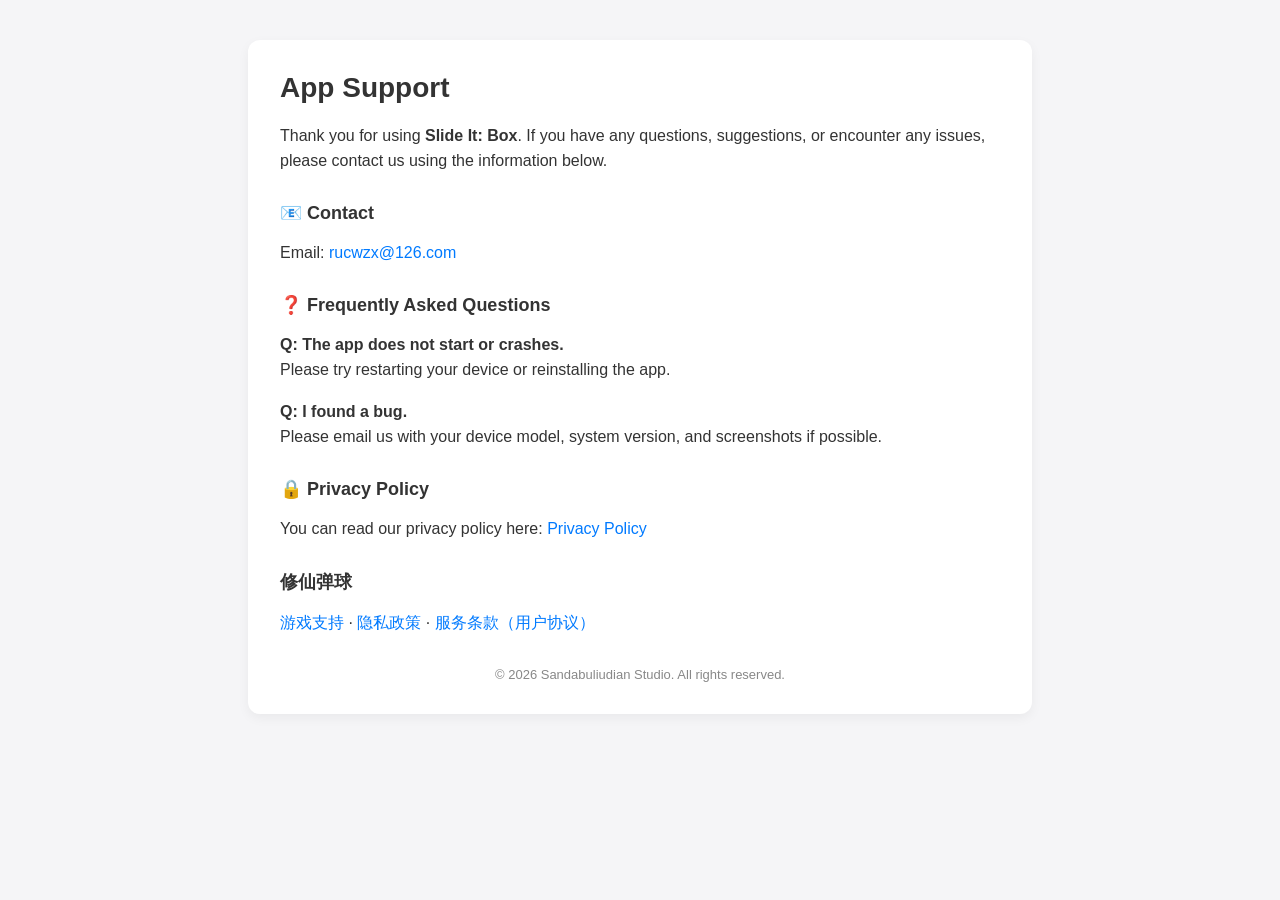
<file: index.html>
<!DOCTYPE html>
<html lang="en">
<head>
    <meta charset="UTF-8">
    <title>App Support</title>
    <meta name="viewport" content="width=device-width, initial-scale=1.0">
    <style>
        body {
            font-family: -apple-system, BlinkMacSystemFont, "Segoe UI", Roboto, Helvetica, Arial, sans-serif;
            background: #f5f5f7;
            margin: 0;
            padding: 0;
            color: #333;
        }

        .container {
            max-width: 720px;
            margin: 40px auto;
            background: #ffffff;
            padding: 32px;
            border-radius: 12px;
            box-shadow: 0 4px 12px rgba(0,0,0,0.05);
        }

        h1 {
            margin-top: 0;
            font-size: 28px;
        }

        h2 {
            margin-top: 28px;
            font-size: 18px;
        }

        p {
            line-height: 1.6;
        }

        a {
            color: #007aff;
            text-decoration: none;
        }

        a:hover {
            text-decoration: underline;
        }

        .footer {
            margin-top: 32px;
            font-size: 13px;
            color: #888;
            text-align: center;
        }
    </style>
</head>
<body>
<div class="container">
    <h1>App Support</h1>

    <p>
        Thank you for using <strong>Slide It: Box</strong>.
        If you have any questions, suggestions, or encounter any issues,
        please contact us using the information below.
    </p>

    <h2>📧 Contact</h2>
    <p>
        Email: 
        <a href="mailto:rucwzx@126.com">rucwzx@126.com</a>
    </p>

    <h2>❓ Frequently Asked Questions</h2>
    <p>
        <strong>Q: The app does not start or crashes.</strong><br>
        Please try restarting your device or reinstalling the app.
    </p>

    <p>
        <strong>Q: I found a bug.</strong><br>
        Please email us with your device model, system version, and screenshots if possible.
    </p>

    <h2>🔒 Privacy Policy</h2>
    <p>
        You can read our privacy policy here:
        <a href="https://privacy.3dabuliudian.com/" target="_blank">
            Privacy Policy
        </a>
    </p>

    <h2 lang="zh-CN">修仙弹球</h2>
    <p lang="zh-CN">
        <a href="xiuxiandanqiu/">游戏支持</a> ·
        <a href="xiuxiandanqiu/privacy-policy/">隐私政策</a> ·
        <a href="xiuxiandanqiu/term-of-service/">服务条款（用户协议）</a>
    </p>

    <div class="footer">
        © 2026 Sandabuliudian Studio. All rights reserved.
    </div>
</div>
</body>
</html>
</file>
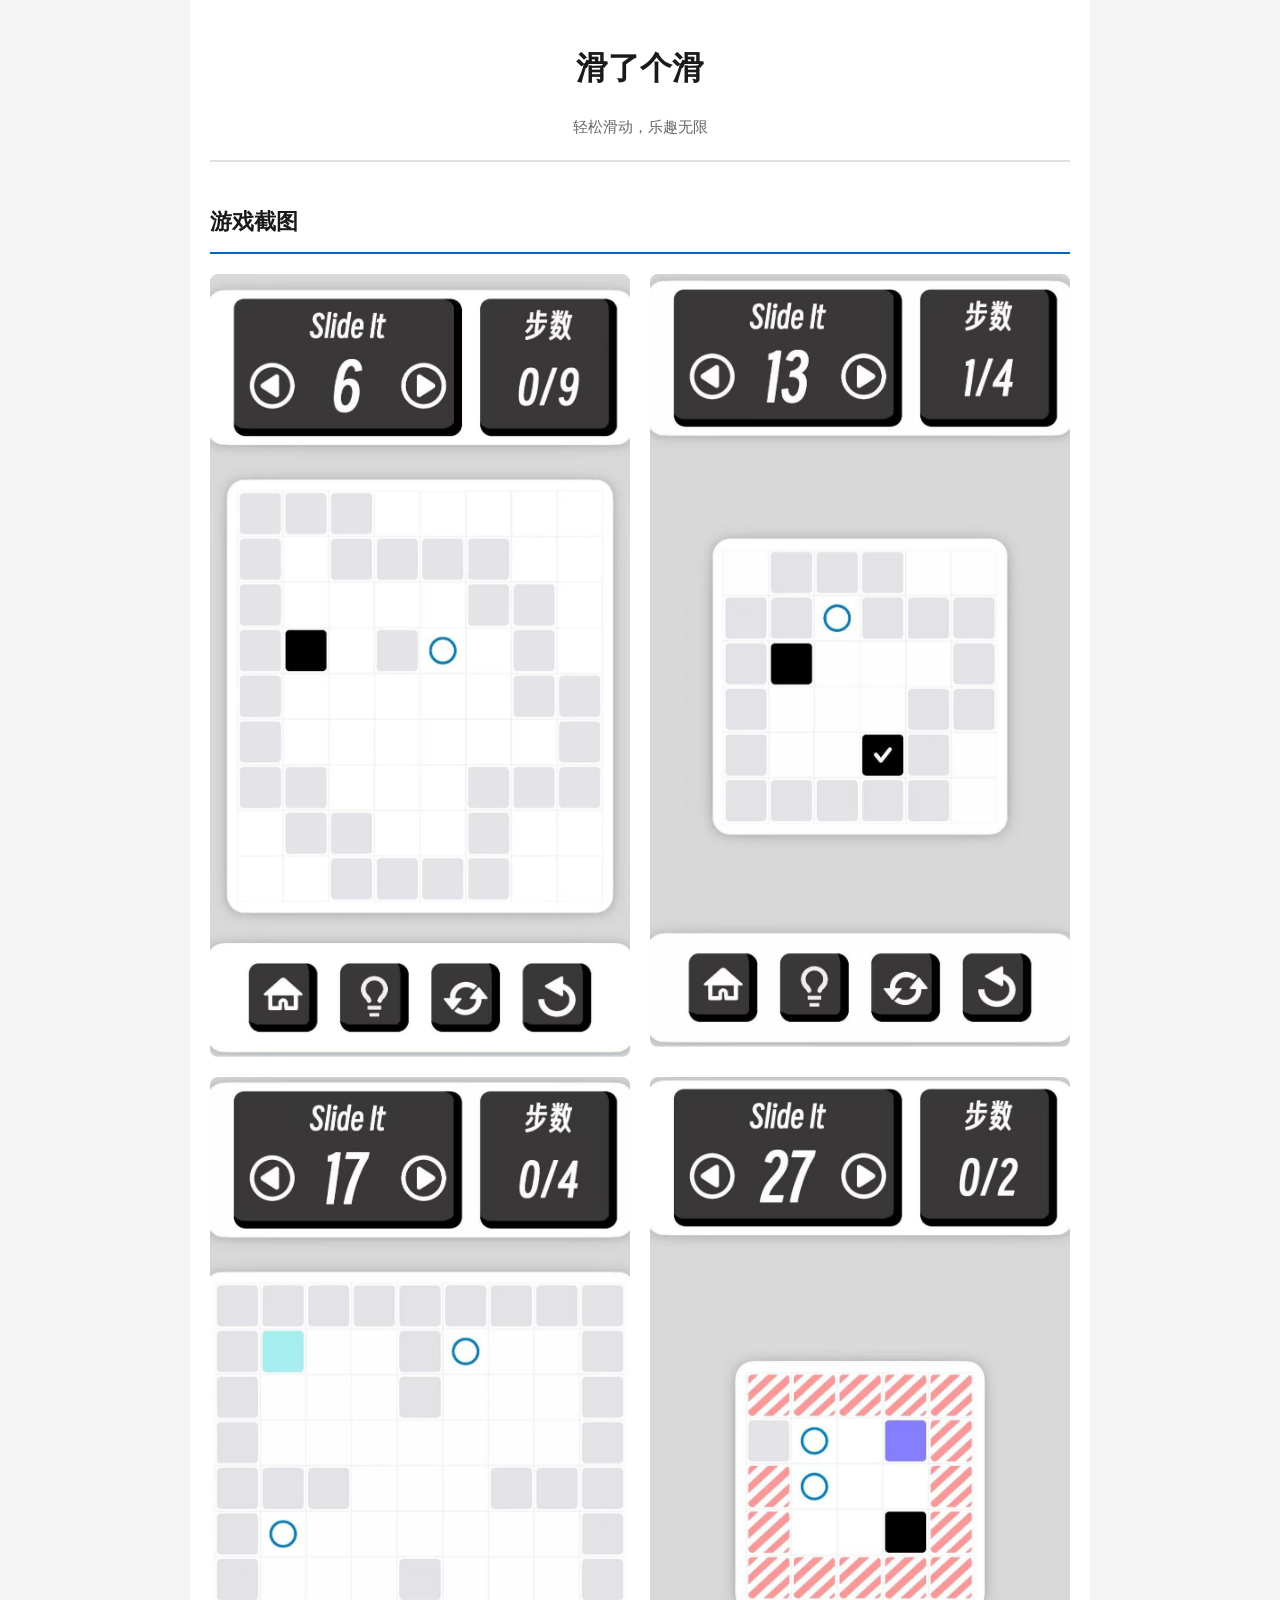
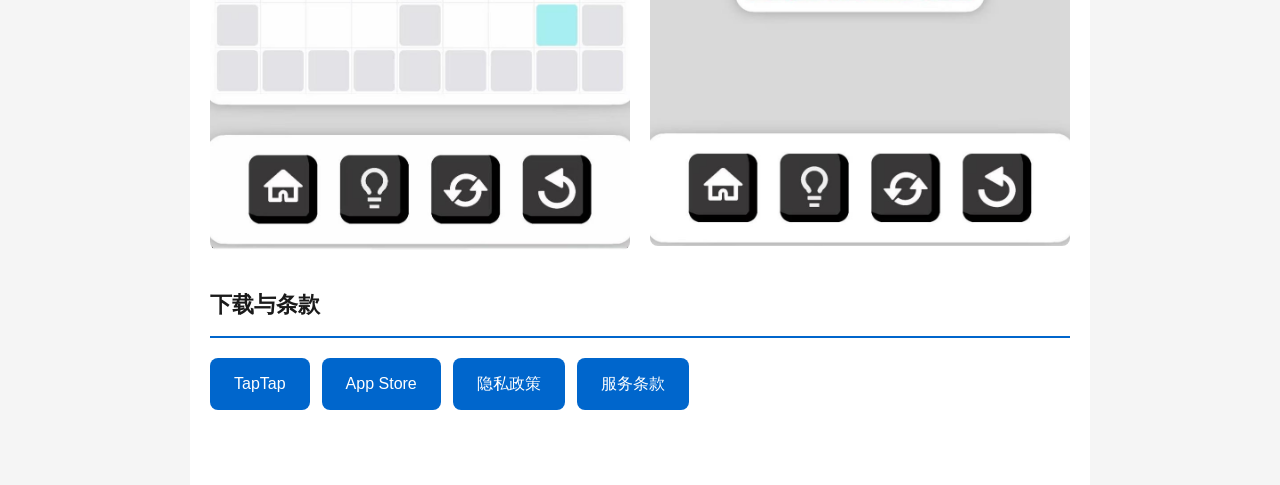
<file: slideit/index.html>
<!DOCTYPE html>
<html lang="zh-CN">
<head>
    <meta charset="UTF-8">
    <meta name="viewport" content="width=device-width, initial-scale=1.0">
    <title>滑了个滑</title>
    <style>
        * {
            margin: 0;
            padding: 0;
            box-sizing: border-box;
        }
        body {
            font-family: -apple-system, BlinkMacSystemFont, "Segoe UI", Roboto, "Helvetica Neue", Arial, "Noto Sans SC", sans-serif;
            line-height: 1.8;
            color: #333;
            background-color: #f5f5f5;
        }
        .container {
            max-width: 900px;
            margin: 0 auto;
            padding: 40px 20px;
            background-color: #fff;
            min-height: 100vh;
        }
        header {
            text-align: center;
            margin-bottom: 40px;
            padding-bottom: 20px;
            border-bottom: 2px solid #e0e0e0;
        }
        h1 {
            font-size: 2em;
            color: #1a1a1a;
            margin-bottom: 15px;
        }
        .subtitle {
            color: #666;
            font-size: 0.95em;
        }
        section {
            margin-bottom: 35px;
        }
        h2 {
            font-size: 1.4em;
            color: #1a1a1a;
            margin-bottom: 20px;
            padding-bottom: 10px;
            border-bottom: 2px solid #0066cc;
        }
        .screenshots {
            display: grid;
            grid-template-columns: repeat(2, 1fr);
            gap: 20px;
        }
        @media (max-width: 600px) {
            .screenshots {
                grid-template-columns: 1fr;
            }
        }
        .screenshots img {
            width: 100%;
            height: auto;
            object-fit: cover;
            border-radius: 8px;
            display: block;
        }
        .links {
            display: flex;
            flex-wrap: wrap;
            gap: 12px;
            align-items: center;
        }
        .links a {
            display: inline-block;
            padding: 12px 24px;
            background-color: #0066cc;
            color: #fff;
            text-decoration: none;
            border-radius: 8px;
            font-size: 1em;
            transition: background-color 0.2s;
        }
        .links a:hover {
            background-color: #0052a3;
        }
    </style>
</head>
<body>
    <div class="container">
        <header>
            <h1>滑了个滑</h1>
            <p class="subtitle">轻松滑动，乐趣无限</p>
        </header>

        <section class="screenshot-section">
            <h2>游戏截图</h2>
            <div class="screenshots">
                <img src="assets/screenshots/screenshot1.jpg" alt="游戏截图 1">
                <img src="assets/screenshots/screenshot2.jpg" alt="游戏截图 2">
                <img src="assets/screenshots/screenshot3.jpg" alt="游戏截图 3">
                <img src="assets/screenshots/screenshot4.jpg" alt="游戏截图 4">
            </div>
        </section>

        <section class="links-section">
            <h2>下载与条款</h2>
            <div class="links">
                <a href="https://l.taptap.cn/10fWd1YZ?channel=rep-rep_2da6qoo1iqy" target="_blank" rel="noopener noreferrer">TapTap</a>
                <a href="https://apps.apple.com/cn/app/%E6%BB%91%E4%BA%86%E4%B8%AA%E6%BB%91/id6758027997r" target="_blank" rel="noopener noreferrer">App Store</a>
                <a href="privacy-policy/">隐私政策</a>
                <a href="term-of-service/">服务条款</a>
            </div>
        </section>
    </div>
</body>
</html>
</file>
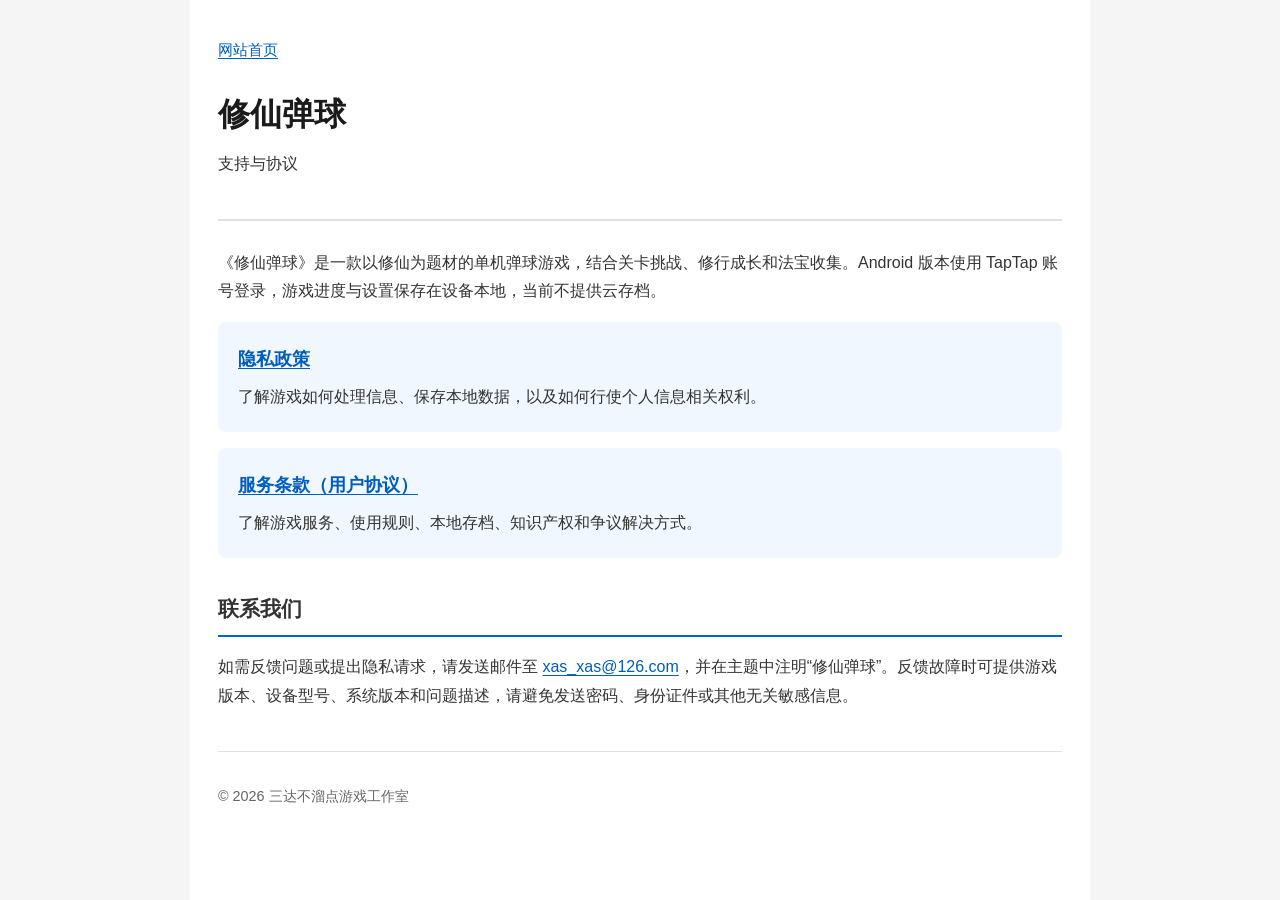
<file: xiuxiandanqiu/index.html>
<!DOCTYPE html>
<html lang="zh-CN">
<head>
    <meta charset="UTF-8">
    <meta name="viewport" content="width=device-width, initial-scale=1.0">
    <meta name="description" content="修仙弹球官方支持页面，提供隐私政策、服务条款和客服联系方式。">
    <title>修仙弹球 · 支持与协议</title>
    <link rel="canonical" href="https://www.3dabuliudian.com/xiuxiandanqiu/">
    <link rel="stylesheet" href="styles.css">
</head>
<body>
    <main class="container">
        <nav class="page-nav" aria-label="页面导航"><a href="../">网站首页</a></nav>
        <header>
            <h1>修仙弹球</h1>
            <p>支持与协议</p>
        </header>
        <p>《修仙弹球》是一款以修仙为题材的单机弹球游戏，结合关卡挑战、修行成长和法宝收集。Android 版本使用 TapTap 账号登录，游戏进度与设置保存在设备本地，当前不提供云存档。</p>
        <ul class="document-links">
            <li><a href="privacy-policy/">隐私政策</a><p>了解游戏如何处理信息、保存本地数据，以及如何行使个人信息相关权利。</p></li>
            <li><a href="term-of-service/">服务条款（用户协议）</a><p>了解游戏服务、使用规则、本地存档、知识产权和争议解决方式。</p></li>
        </ul>
        <section aria-labelledby="support">
            <h2 id="support">联系我们</h2>
            <p>如需反馈问题或提出隐私请求，请发送邮件至 <a href="mailto:xas_xas@126.com">xas_xas@126.com</a>，并在主题中注明“修仙弹球”。反馈故障时可提供游戏版本、设备型号、系统版本和问题描述，请避免发送密码、身份证件或其他无关敏感信息。</p>
        </section>
        <footer><p>© 2026 三达不溜点游戏工作室</p></footer>
    </main>
</body>
</html>
</file>
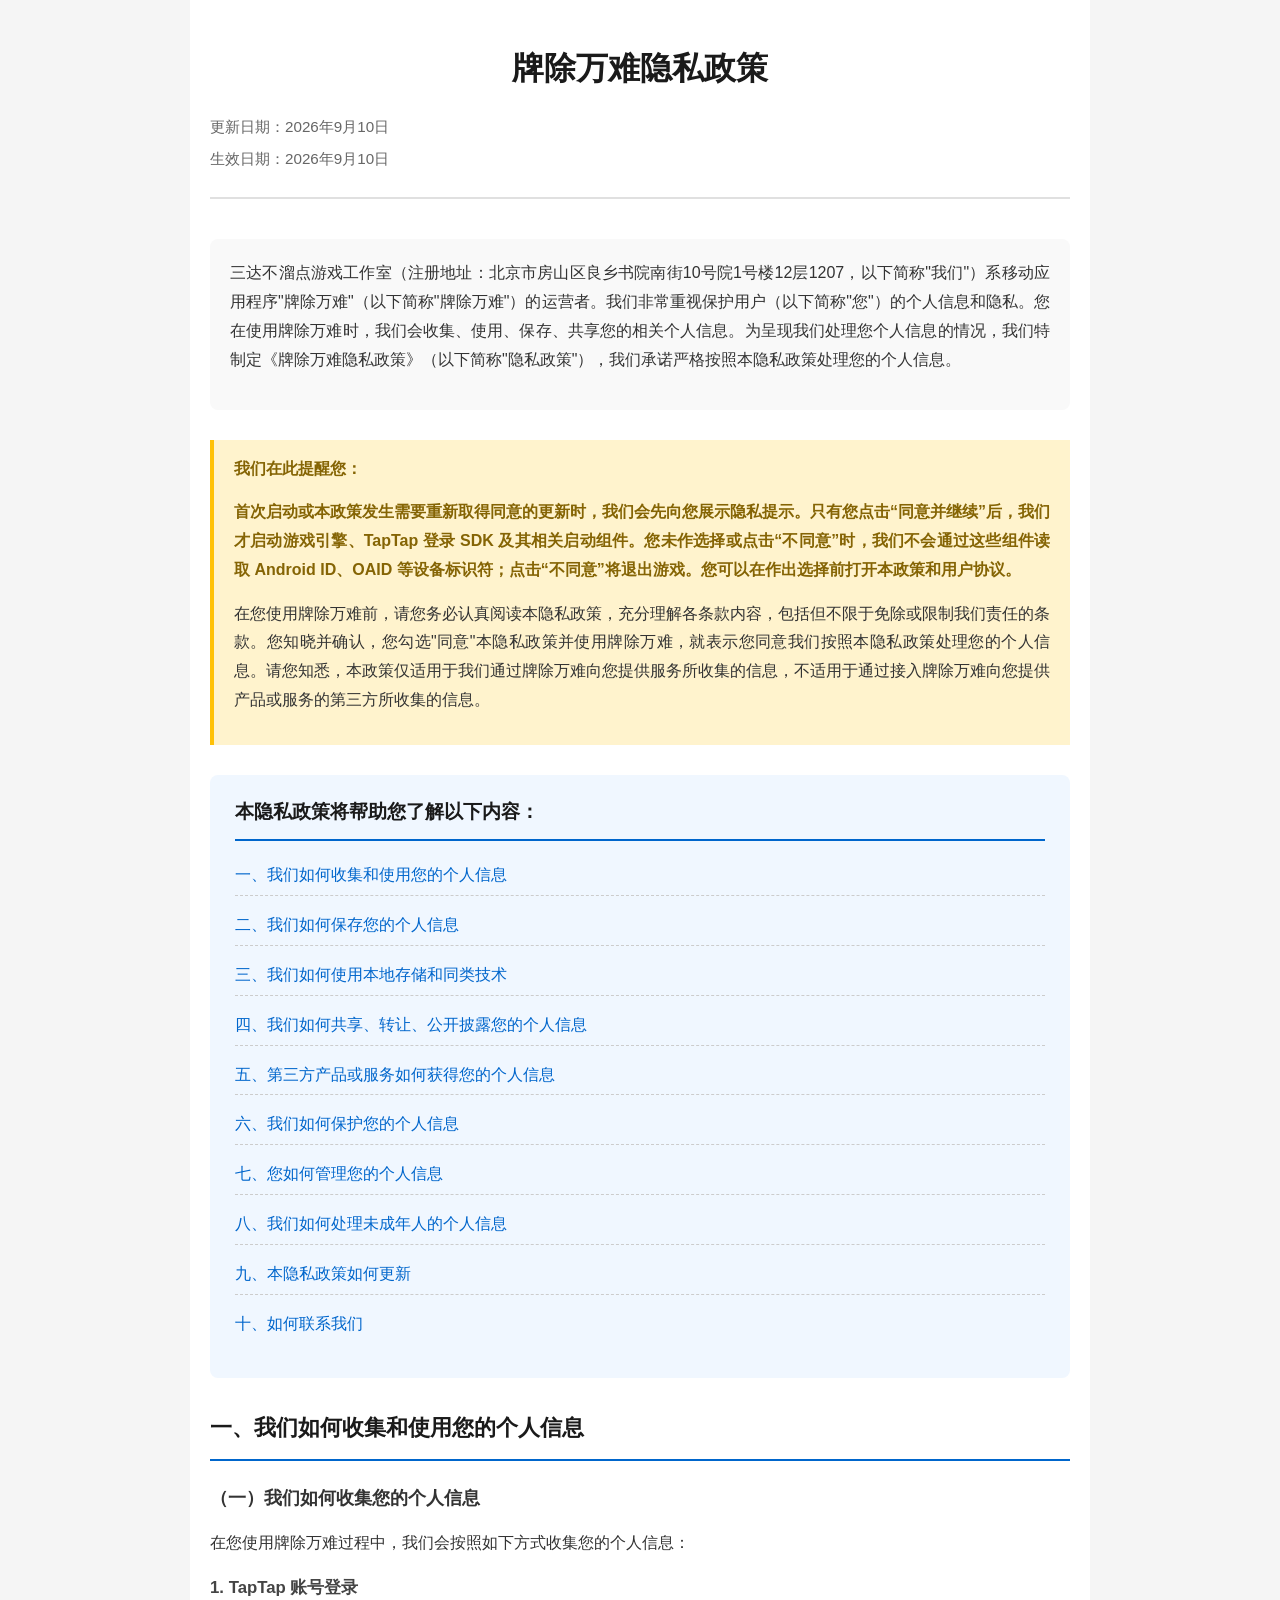
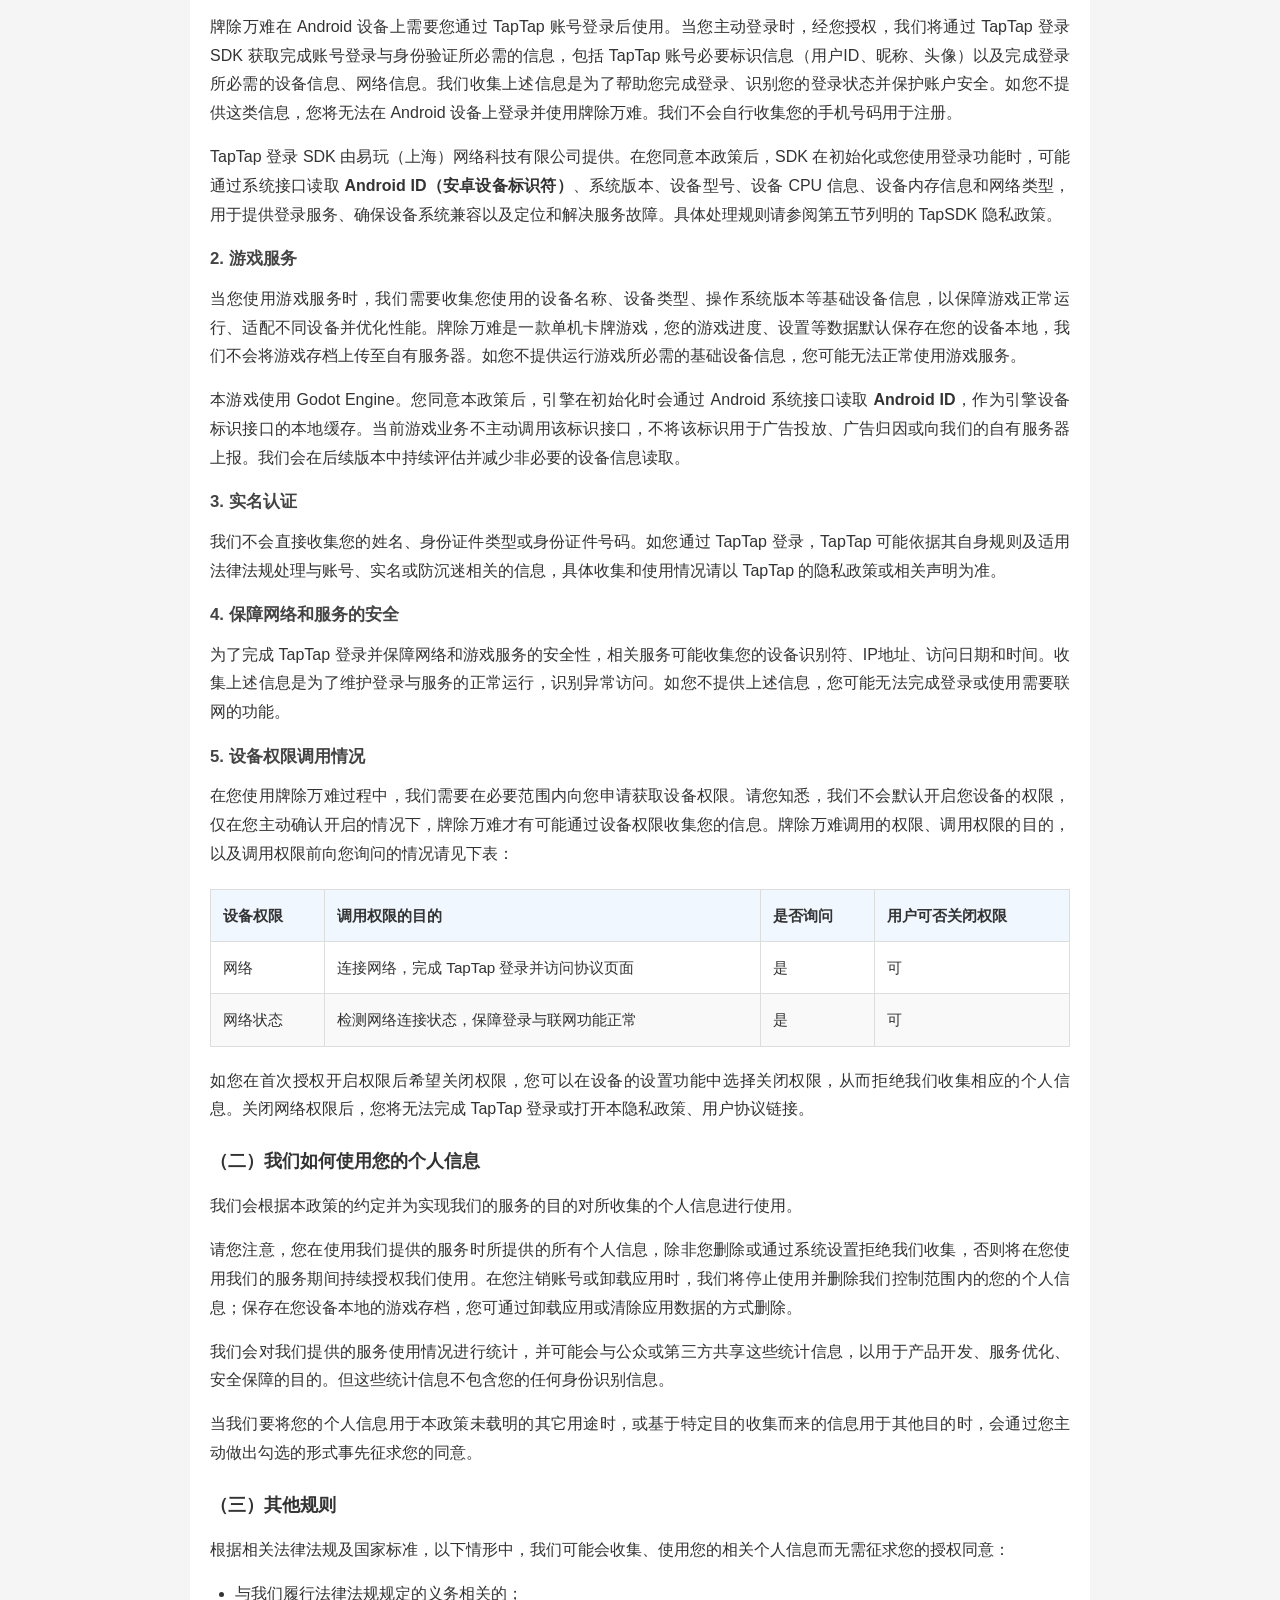
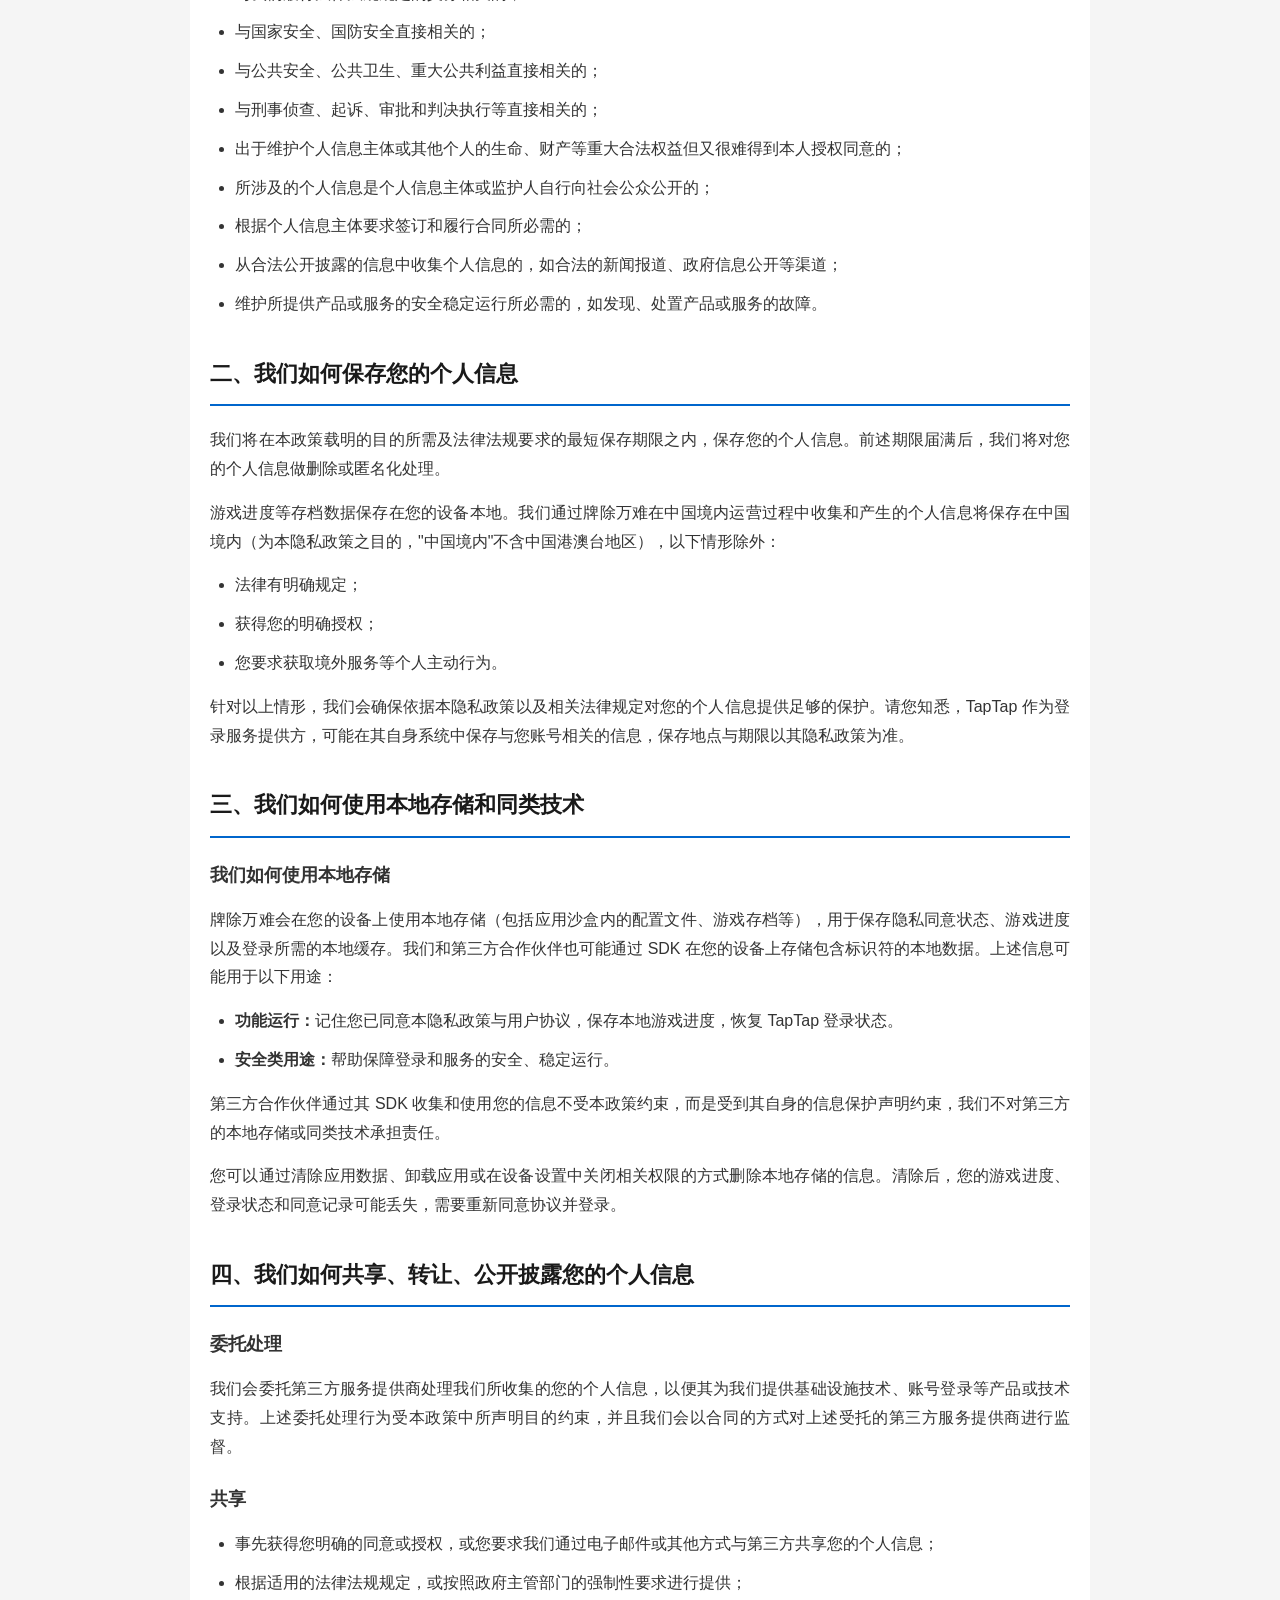
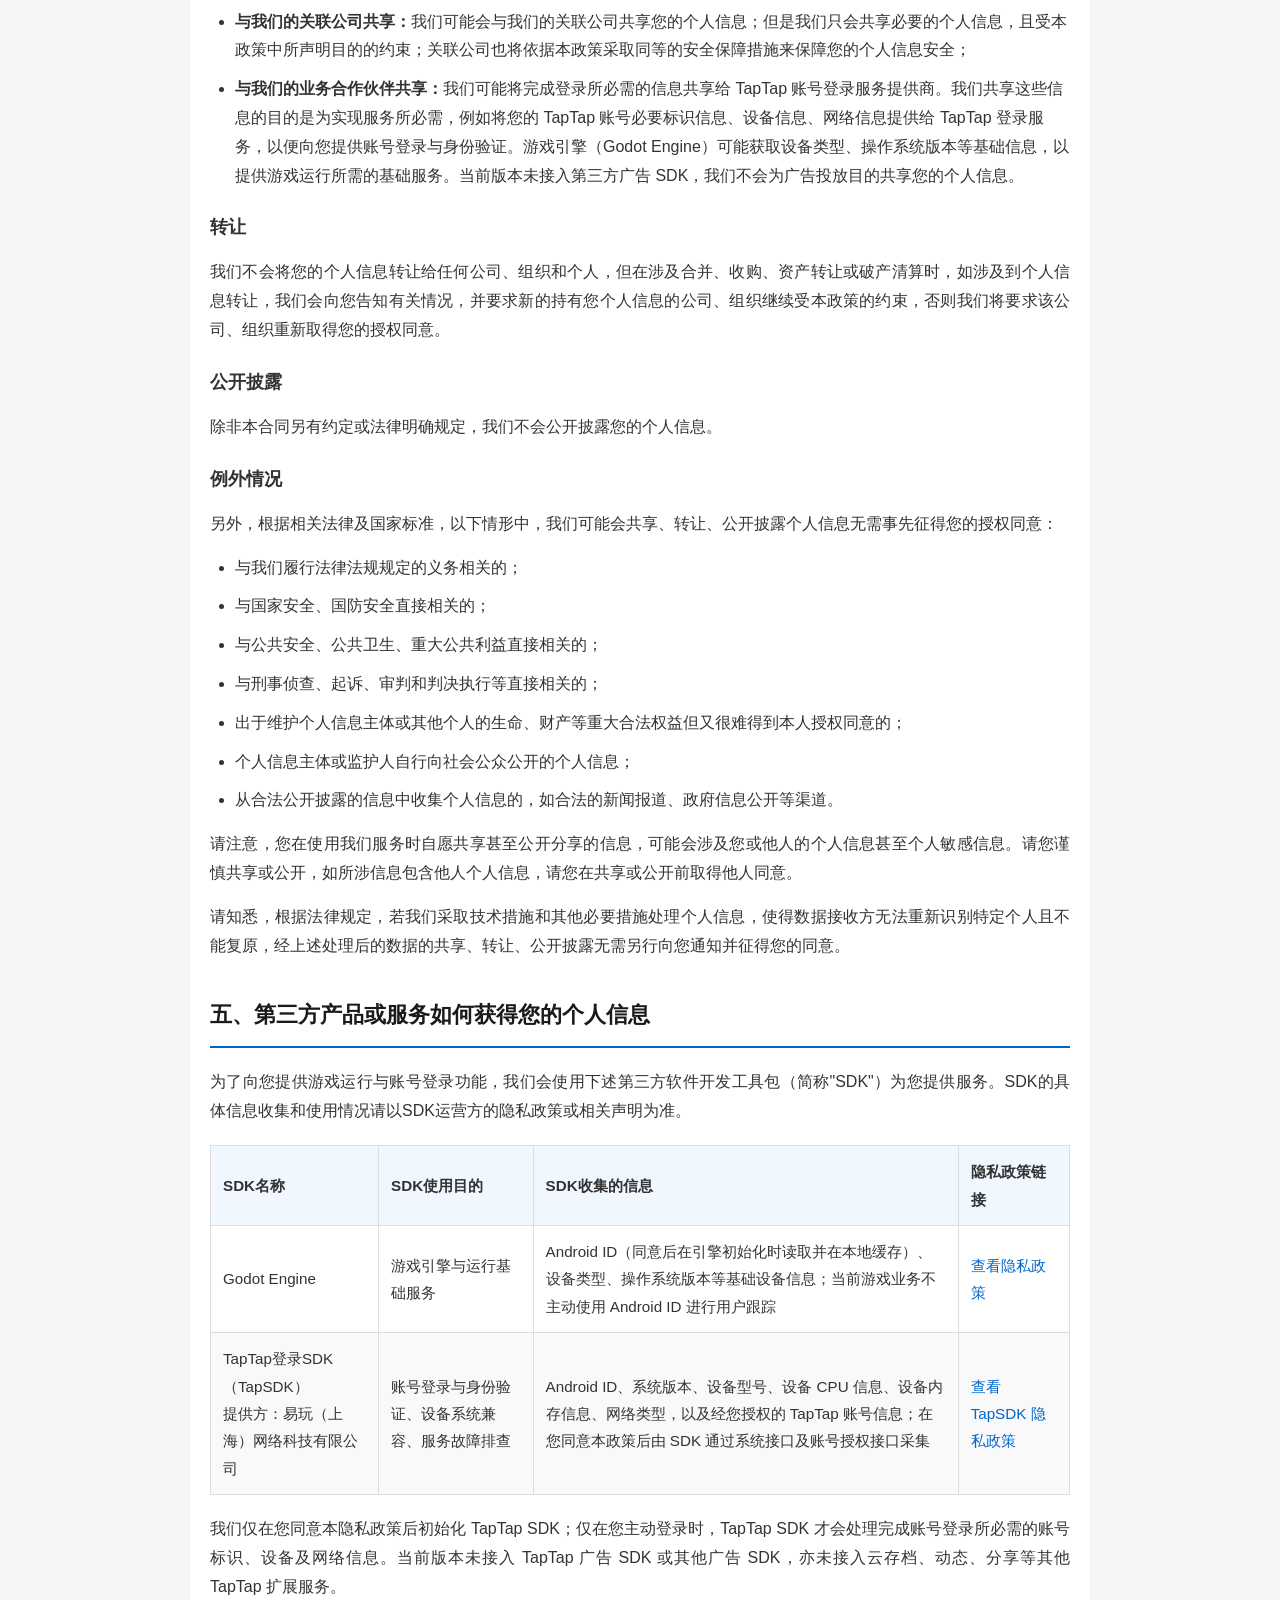
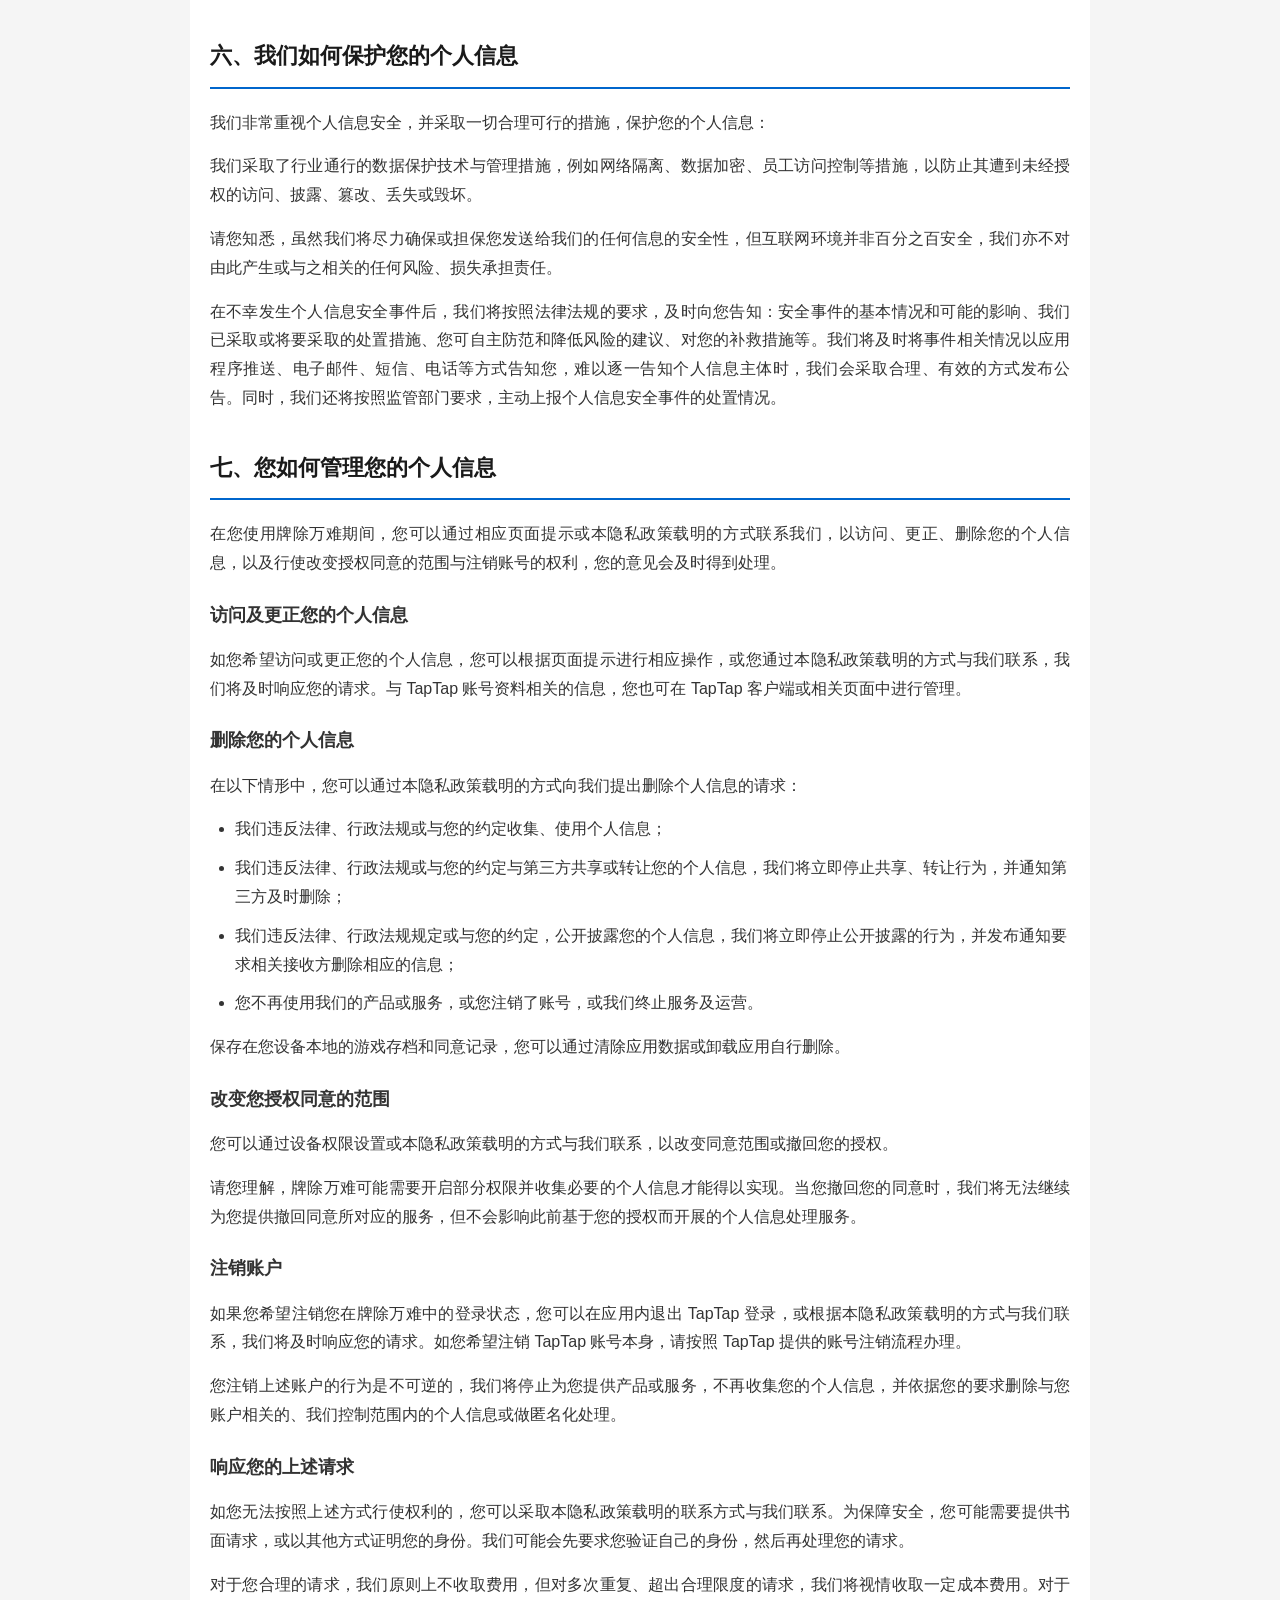
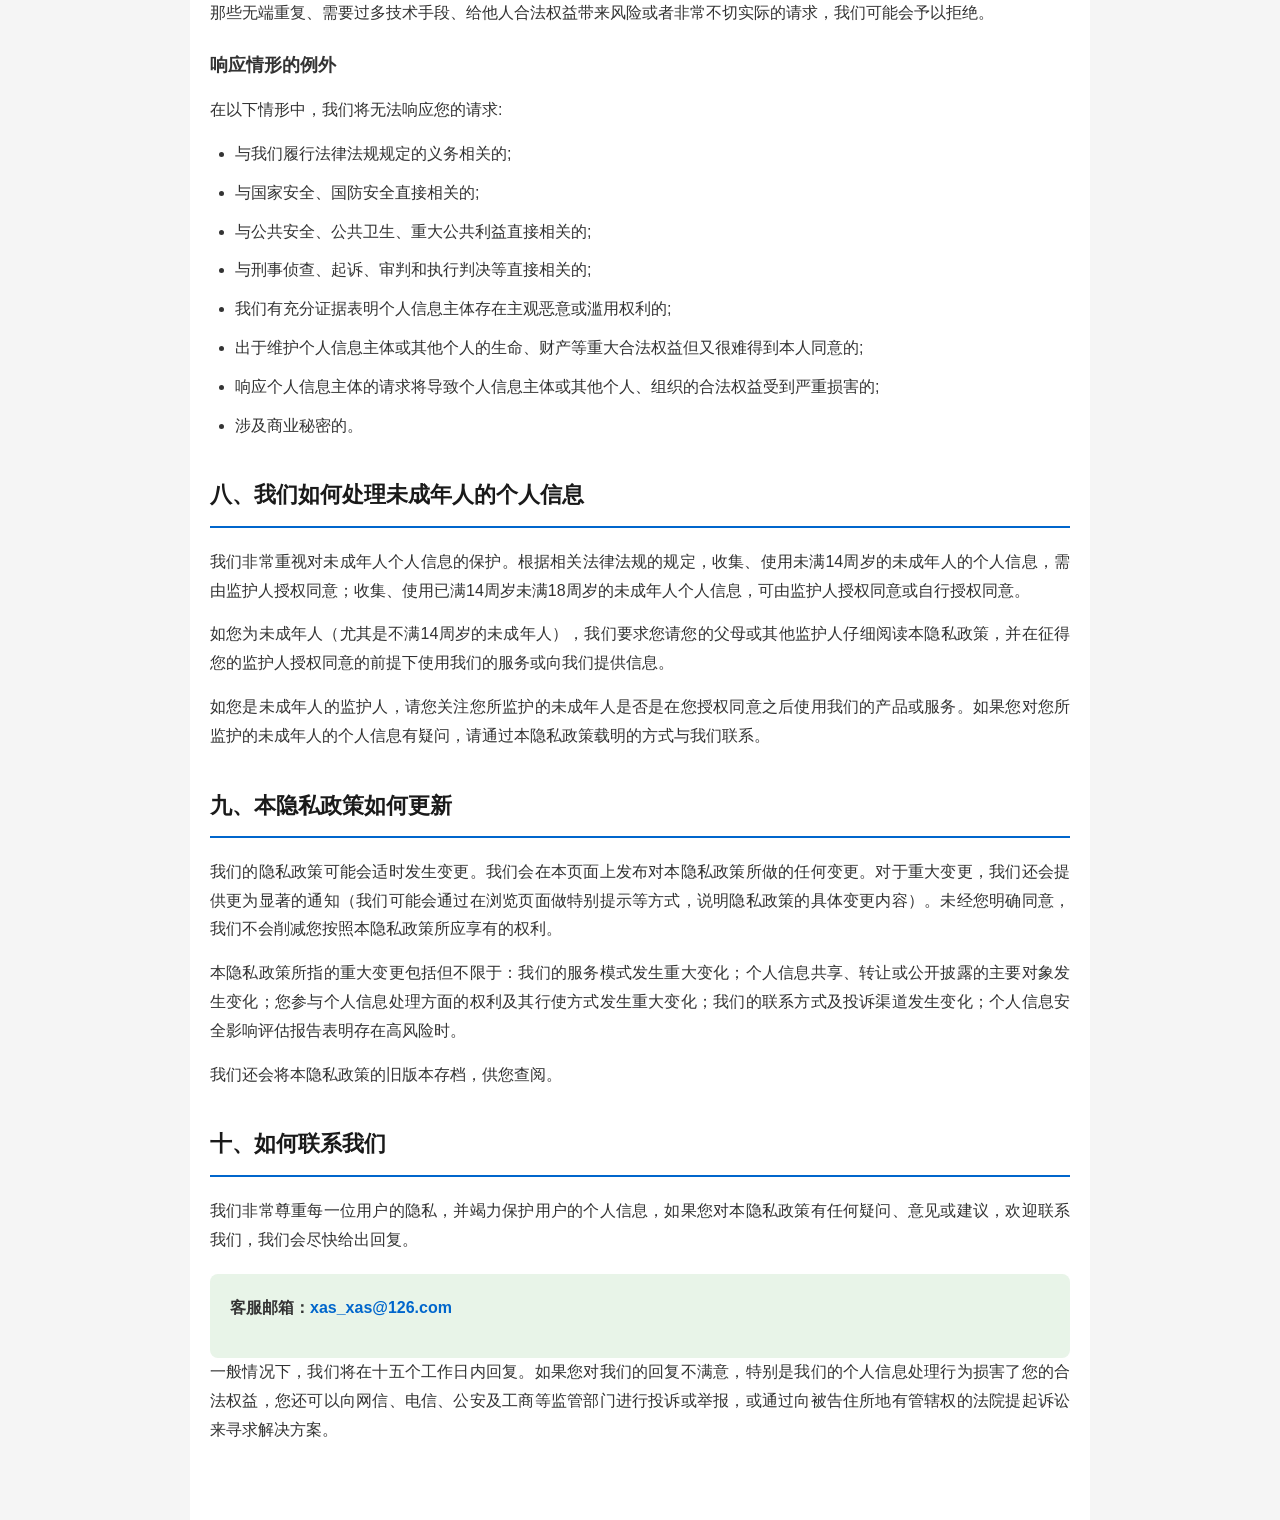
<file: paichuwannan/privacy-policy/index.html>
<!DOCTYPE html>
<html lang="zh-CN">
<head>
    <meta charset="UTF-8">
    <meta name="viewport" content="width=device-width, initial-scale=1.0">
    <title>牌除万难隐私政策</title>
    <style>
        * {
            margin: 0;
            padding: 0;
            box-sizing: border-box;
        }
        body {
            font-family: -apple-system, BlinkMacSystemFont, "Segoe UI", Roboto, "Helvetica Neue", Arial, "Noto Sans SC", sans-serif;
            line-height: 1.8;
            color: #333;
            background-color: #f5f5f5;
        }
        .container {
            max-width: 900px;
            margin: 0 auto;
            padding: 40px 20px;
            background-color: #fff;
            min-height: 100vh;
        }
        header {
            text-align: center;
            margin-bottom: 40px;
            padding-bottom: 20px;
            border-bottom: 2px solid #e0e0e0;
        }
        h1 {
            font-size: 2em;
            color: #1a1a1a;
            margin-bottom: 15px;
        }
        .date-info {
            color: #666;
            font-size: 0.95em;
        }
        .date-info p {
            margin: 5px 0;
        }
        .intro {
            background-color: #f9f9f9;
            padding: 20px;
            border-radius: 8px;
            margin-bottom: 30px;
        }
        .intro p {
            margin-bottom: 15px;
        }
        .reminder {
            background-color: #fff3cd;
            border-left: 4px solid #ffc107;
            padding: 15px 20px;
            margin-bottom: 30px;
        }
        .reminder strong {
            color: #856404;
        }
        .toc {
            background-color: #f0f7ff;
            padding: 20px 25px;
            border-radius: 8px;
            margin-bottom: 30px;
        }
        .toc h2 {
            font-size: 1.2em;
            margin-bottom: 15px;
            color: #1a1a1a;
        }
        .toc ul {
            list-style: none;
            padding-left: 0;
        }
        .toc li {
            padding: 5px 0;
            border-bottom: 1px dashed #ccc;
        }
        .toc li:last-child {
            border-bottom: none;
        }
        .toc a {
            color: #0066cc;
            text-decoration: none;
        }
        .toc a:hover {
            text-decoration: underline;
        }
        section {
            margin-bottom: 35px;
        }
        h2 {
            font-size: 1.4em;
            color: #1a1a1a;
            margin-bottom: 20px;
            padding-bottom: 10px;
            border-bottom: 2px solid #0066cc;
        }
        h3 {
            font-size: 1.15em;
            color: #333;
            margin: 20px 0 15px 0;
        }
        h4 {
            font-size: 1.05em;
            color: #444;
            margin: 15px 0 10px 0;
        }
        p {
            margin-bottom: 15px;
            text-align: justify;
        }
        ul, ol {
            margin: 15px 0;
            padding-left: 25px;
        }
        li {
            margin-bottom: 10px;
        }
        table {
            width: 100%;
            border-collapse: collapse;
            margin: 20px 0;
            font-size: 0.95em;
        }
        th, td {
            border: 1px solid #ddd;
            padding: 12px;
            text-align: left;
        }
        th {
            background-color: #f0f7ff;
            font-weight: 600;
        }
        tr:nth-child(even) {
            background-color: #f9f9f9;
        }
        a {
            color: #0066cc;
            text-decoration: none;
        }
        a:hover {
            text-decoration: underline;
        }
        .contact-info {
            background-color: #e8f4e8;
            padding: 20px;
            border-radius: 8px;
            margin-top: 20px;
        }
        .contact-info a {
            font-weight: 600;
        }
        @media (max-width: 768px) {
            .container {
                padding: 20px 15px;
            }
            h1 {
                font-size: 1.6em;
            }
            h2 {
                font-size: 1.25em;
            }
            table {
                font-size: 0.85em;
            }
            th, td {
                padding: 8px;
            }
        }
    </style>
</head>
<body>
    <div class="container">
        <header>
            <h1>牌除万难隐私政策</h1>
            <div class="date-info">
                <p>更新日期：2026年9月10日</p>
                <p>生效日期：2026年9月10日</p>
            </div>
        </header>

        <div class="intro">
            <p>三达不溜点游戏工作室（注册地址：北京市房山区良乡书院南街10号院1号楼12层1207，以下简称"我们"）系移动应用程序"牌除万难"（以下简称"牌除万难"）的运营者。我们非常重视保护用户（以下简称"您"）的个人信息和隐私。您在使用牌除万难时，我们会收集、使用、保存、共享您的相关个人信息。为呈现我们处理您个人信息的情况，我们特制定《牌除万难隐私政策》（以下简称"隐私政策"），我们承诺严格按照本隐私政策处理您的个人信息。</p>
        </div>

        <div class="reminder">
            <p><strong>我们在此提醒您：</strong></p>
            <p><strong>首次启动或本政策发生需要重新取得同意的更新时，我们会先向您展示隐私提示。只有您点击“同意并继续”后，我们才启动游戏引擎、TapTap 登录 SDK 及其相关启动组件。您未作选择或点击“不同意”时，我们不会通过这些组件读取 Android ID、OAID 等设备标识符；点击“不同意”将退出游戏。您可以在作出选择前打开本政策和用户协议。</strong></p>
            <p>在您使用牌除万难前，请您务必认真阅读本隐私政策，充分理解各条款内容，包括但不限于免除或限制我们责任的条款。您知晓并确认，您勾选"同意"本隐私政策并使用牌除万难，就表示您同意我们按照本隐私政策处理您的个人信息。请您知悉，本政策仅适用于我们通过牌除万难向您提供服务所收集的信息，不适用于通过接入牌除万难向您提供产品或服务的第三方所收集的信息。</p>
        </div>

        <nav class="toc">
            <h2>本隐私政策将帮助您了解以下内容：</h2>
            <ul>
                <li><a href="#section1">一、我们如何收集和使用您的个人信息</a></li>
                <li><a href="#section2">二、我们如何保存您的个人信息</a></li>
                <li><a href="#section3">三、我们如何使用本地存储和同类技术</a></li>
                <li><a href="#section4">四、我们如何共享、转让、公开披露您的个人信息</a></li>
                <li><a href="#section5">五、第三方产品或服务如何获得您的个人信息</a></li>
                <li><a href="#section6">六、我们如何保护您的个人信息</a></li>
                <li><a href="#section7">七、您如何管理您的个人信息</a></li>
                <li><a href="#section8">八、我们如何处理未成年人的个人信息</a></li>
                <li><a href="#section9">九、本隐私政策如何更新</a></li>
                <li><a href="#section10">十、如何联系我们</a></li>
            </ul>
        </nav>

        <section id="section1">
            <h2>一、我们如何收集和使用您的个人信息</h2>
            
            <h3>（一）我们如何收集您的个人信息</h3>
            <p>在您使用牌除万难过程中，我们会按照如下方式收集您的个人信息：</p>
            
            <h4>1. TapTap 账号登录</h4>
            <p>牌除万难在 Android 设备上需要您通过 TapTap 账号登录后使用。当您主动登录时，经您授权，我们将通过 TapTap 登录 SDK 获取完成账号登录与身份验证所必需的信息，包括 TapTap 账号必要标识信息（用户ID、昵称、头像）以及完成登录所必需的设备信息、网络信息。我们收集上述信息是为了帮助您完成登录、识别您的登录状态并保护账户安全。如您不提供这类信息，您将无法在 Android 设备上登录并使用牌除万难。我们不会自行收集您的手机号码用于注册。</p>
            <p>TapTap 登录 SDK 由易玩（上海）网络科技有限公司提供。在您同意本政策后，SDK 在初始化或您使用登录功能时，可能通过系统接口读取 <strong>Android ID（安卓设备标识符）</strong>、系统版本、设备型号、设备 CPU 信息、设备内存信息和网络类型，用于提供登录服务、确保设备系统兼容以及定位和解决服务故障。具体处理规则请参阅第五节列明的 TapSDK 隐私政策。</p>
            
            <h4>2. 游戏服务</h4>
            <p>当您使用游戏服务时，我们需要收集您使用的设备名称、设备类型、操作系统版本等基础设备信息，以保障游戏正常运行、适配不同设备并优化性能。牌除万难是一款单机卡牌游戏，您的游戏进度、设置等数据默认保存在您的设备本地，我们不会将游戏存档上传至自有服务器。如您不提供运行游戏所必需的基础设备信息，您可能无法正常使用游戏服务。</p>
            <p>本游戏使用 Godot Engine。您同意本政策后，引擎在初始化时会通过 Android 系统接口读取 <strong>Android ID</strong>，作为引擎设备标识接口的本地缓存。当前游戏业务不主动调用该标识接口，不将该标识用于广告投放、广告归因或向我们的自有服务器上报。我们会在后续版本中持续评估并减少非必要的设备信息读取。</p>
            
            <h4>3. 实名认证</h4>
            <p>我们不会直接收集您的姓名、身份证件类型或身份证件号码。如您通过 TapTap 登录，TapTap 可能依据其自身规则及适用法律法规处理与账号、实名或防沉迷相关的信息，具体收集和使用情况请以 TapTap 的隐私政策或相关声明为准。</p>
            
            <h4>4. 保障网络和服务的安全</h4>
            <p>为了完成 TapTap 登录并保障网络和游戏服务的安全性，相关服务可能收集您的设备识别符、IP地址、访问日期和时间。收集上述信息是为了维护登录与服务的正常运行，识别异常访问。如您不提供上述信息，您可能无法完成登录或使用需要联网的功能。</p>
            
            <h4>5. 设备权限调用情况</h4>
            <p>在您使用牌除万难过程中，我们需要在必要范围内向您申请获取设备权限。请您知悉，我们不会默认开启您设备的权限，仅在您主动确认开启的情况下，牌除万难才有可能通过设备权限收集您的信息。牌除万难调用的权限、调用权限的目的，以及调用权限前向您询问的情况请见下表：</p>
            
            <table>
                <thead>
                    <tr>
                        <th>设备权限</th>
                        <th>调用权限的目的</th>
                        <th>是否询问</th>
                        <th>用户可否关闭权限</th>
                    </tr>
                </thead>
                <tbody>
                    <tr>
                        <td>网络</td>
                        <td>连接网络，完成 TapTap 登录并访问协议页面</td>
                        <td>是</td>
                        <td>可</td>
                    </tr>
                    <tr>
                        <td>网络状态</td>
                        <td>检测网络连接状态，保障登录与联网功能正常</td>
                        <td>是</td>
                        <td>可</td>
                    </tr>
                </tbody>
            </table>
            <p>如您在首次授权开启权限后希望关闭权限，您可以在设备的设置功能中选择关闭权限，从而拒绝我们收集相应的个人信息。关闭网络权限后，您将无法完成 TapTap 登录或打开本隐私政策、用户协议链接。</p>

            <h3>（二）我们如何使用您的个人信息</h3>
            <p>我们会根据本政策的约定并为实现我们的服务的目的对所收集的个人信息进行使用。</p>
            <p>请您注意，您在使用我们提供的服务时所提供的所有个人信息，除非您删除或通过系统设置拒绝我们收集，否则将在您使用我们的服务期间持续授权我们使用。在您注销账号或卸载应用时，我们将停止使用并删除我们控制范围内的您的个人信息；保存在您设备本地的游戏存档，您可通过卸载应用或清除应用数据的方式删除。</p>
            <p>我们会对我们提供的服务使用情况进行统计，并可能会与公众或第三方共享这些统计信息，以用于产品开发、服务优化、安全保障的目的。但这些统计信息不包含您的任何身份识别信息。</p>
            <p>当我们要将您的个人信息用于本政策未载明的其它用途时，或基于特定目的收集而来的信息用于其他目的时，会通过您主动做出勾选的形式事先征求您的同意。</p>

            <h3>（三）其他规则</h3>
            <p>根据相关法律法规及国家标准，以下情形中，我们可能会收集、使用您的相关个人信息而无需征求您的授权同意：</p>
            <ul>
                <li>与我们履行法律法规规定的义务相关的；</li>
                <li>与国家安全、国防安全直接相关的；</li>
                <li>与公共安全、公共卫生、重大公共利益直接相关的；</li>
                <li>与刑事侦查、起诉、审批和判决执行等直接相关的；</li>
                <li>出于维护个人信息主体或其他个人的生命、财产等重大合法权益但又很难得到本人授权同意的；</li>
                <li>所涉及的个人信息是个人信息主体或监护人自行向社会公众公开的；</li>
                <li>根据个人信息主体要求签订和履行合同所必需的；</li>
                <li>从合法公开披露的信息中收集个人信息的，如合法的新闻报道、政府信息公开等渠道；</li>
                <li>维护所提供产品或服务的安全稳定运行所必需的，如发现、处置产品或服务的故障。</li>
            </ul>
        </section>

        <section id="section2">
            <h2>二、我们如何保存您的个人信息</h2>
            <p>我们将在本政策载明的目的所需及法律法规要求的最短保存期限之内，保存您的个人信息。前述期限届满后，我们将对您的个人信息做删除或匿名化处理。</p>
            <p>游戏进度等存档数据保存在您的设备本地。我们通过牌除万难在中国境内运营过程中收集和产生的个人信息将保存在中国境内（为本隐私政策之目的，"中国境内"不含中国港澳台地区），以下情形除外：</p>
            <ul>
                <li>法律有明确规定；</li>
                <li>获得您的明确授权；</li>
                <li>您要求获取境外服务等个人主动行为。</li>
            </ul>
            <p>针对以上情形，我们会确保依据本隐私政策以及相关法律规定对您的个人信息提供足够的保护。请您知悉，TapTap 作为登录服务提供方，可能在其自身系统中保存与您账号相关的信息，保存地点与期限以其隐私政策为准。</p>
        </section>

        <section id="section3">
            <h2>三、我们如何使用本地存储和同类技术</h2>
            
            <h3>我们如何使用本地存储</h3>
            <p>牌除万难会在您的设备上使用本地存储（包括应用沙盒内的配置文件、游戏存档等），用于保存隐私同意状态、游戏进度以及登录所需的本地缓存。我们和第三方合作伙伴也可能通过 SDK 在您的设备上存储包含标识符的本地数据。上述信息可能用于以下用途：</p>
            <ul>
                <li><strong>功能运行：</strong>记住您已同意本隐私政策与用户协议，保存本地游戏进度，恢复 TapTap 登录状态。</li>
                <li><strong>安全类用途：</strong>帮助保障登录和服务的安全、稳定运行。</li>
            </ul>
            <p>第三方合作伙伴通过其 SDK 收集和使用您的信息不受本政策约束，而是受到其自身的信息保护声明约束，我们不对第三方的本地存储或同类技术承担责任。</p>
            <p>您可以通过清除应用数据、卸载应用或在设备设置中关闭相关权限的方式删除本地存储的信息。清除后，您的游戏进度、登录状态和同意记录可能丢失，需要重新同意协议并登录。</p>
        </section>

        <section id="section4">
            <h2>四、我们如何共享、转让、公开披露您的个人信息</h2>
            
            <h3>委托处理</h3>
            <p>我们会委托第三方服务提供商处理我们所收集的您的个人信息，以便其为我们提供基础设施技术、账号登录等产品或技术支持。上述委托处理行为受本政策中所声明目的约束，并且我们会以合同的方式对上述受托的第三方服务提供商进行监督。</p>
            
            <h3>共享</h3>
            <ul>
                <li>事先获得您明确的同意或授权，或您要求我们通过电子邮件或其他方式与第三方共享您的个人信息；</li>
                <li>根据适用的法律法规规定，或按照政府主管部门的强制性要求进行提供；</li>
                <li><strong>与我们的关联公司共享：</strong>我们可能会与我们的关联公司共享您的个人信息；但是我们只会共享必要的个人信息，且受本政策中所声明目的的约束；关联公司也将依据本政策采取同等的安全保障措施来保障您的个人信息安全；</li>
                <li><strong>与我们的业务合作伙伴共享：</strong>我们可能将完成登录所必需的信息共享给 TapTap 账号登录服务提供商。我们共享这些信息的目的是为实现服务所必需，例如将您的 TapTap 账号必要标识信息、设备信息、网络信息提供给 TapTap 登录服务，以便向您提供账号登录与身份验证。游戏引擎（Godot Engine）可能获取设备类型、操作系统版本等基础信息，以提供游戏运行所需的基础服务。当前版本未接入第三方广告 SDK，我们不会为广告投放目的共享您的个人信息。</li>
            </ul>
            
            <h3>转让</h3>
            <p>我们不会将您的个人信息转让给任何公司、组织和个人，但在涉及合并、收购、资产转让或破产清算时，如涉及到个人信息转让，我们会向您告知有关情况，并要求新的持有您个人信息的公司、组织继续受本政策的约束，否则我们将要求该公司、组织重新取得您的授权同意。</p>
            
            <h3>公开披露</h3>
            <p>除非本合同另有约定或法律明确规定，我们不会公开披露您的个人信息。</p>
            
            <h3>例外情况</h3>
            <p>另外，根据相关法律及国家标准，以下情形中，我们可能会共享、转让、公开披露个人信息无需事先征得您的授权同意：</p>
            <ul>
                <li>与我们履行法律法规规定的义务相关的；</li>
                <li>与国家安全、国防安全直接相关的；</li>
                <li>与公共安全、公共卫生、重大公共利益直接相关的；</li>
                <li>与刑事侦查、起诉、审判和判决执行等直接相关的；</li>
                <li>出于维护个人信息主体或其他个人的生命、财产等重大合法权益但又很难得到本人授权同意的；</li>
                <li>个人信息主体或监护人自行向社会公众公开的个人信息；</li>
                <li>从合法公开披露的信息中收集个人信息的，如合法的新闻报道、政府信息公开等渠道。</li>
            </ul>
            <p>请注意，您在使用我们服务时自愿共享甚至公开分享的信息，可能会涉及您或他人的个人信息甚至个人敏感信息。请您谨慎共享或公开，如所涉信息包含他人个人信息，请您在共享或公开前取得他人同意。</p>
            <p>请知悉，根据法律规定，若我们采取技术措施和其他必要措施处理个人信息，使得数据接收方无法重新识别特定个人且不能复原，经上述处理后的数据的共享、转让、公开披露无需另行向您通知并征得您的同意。</p>
        </section>

        <section id="section5">
            <h2>五、第三方产品或服务如何获得您的个人信息</h2>
            <p>为了向您提供游戏运行与账号登录功能，我们会使用下述第三方软件开发工具包（简称"SDK"）为您提供服务。SDK的具体信息收集和使用情况请以SDK运营方的隐私政策或相关声明为准。</p>
            
            <table>
                <thead>
                    <tr>
                        <th>SDK名称</th>
                        <th>SDK使用目的</th>
                        <th>SDK收集的信息</th>
                        <th>隐私政策链接</th>
                    </tr>
                </thead>
                <tbody>
                    <tr>
                        <td>Godot Engine</td>
                        <td>游戏引擎与运行基础服务</td>
                        <td>Android ID（同意后在引擎初始化时读取并在本地缓存）、设备类型、操作系统版本等基础设备信息；当前游戏业务不主动使用 Android ID 进行用户跟踪</td>
                        <td><a href="https://godotengine.org/privacy-policy/" target="_blank">查看隐私政策</a></td>
                    </tr>
                    <tr>
                        <td>TapTap登录SDK（TapSDK）<br>提供方：易玩（上海）网络科技有限公司</td>
                        <td>账号登录与身份验证、设备系统兼容、服务故障排查</td>
                        <td>Android ID、系统版本、设备型号、设备 CPU 信息、设备内存信息、网络类型，以及经您授权的 TapTap 账号信息；在您同意本政策后由 SDK 通过系统接口及账号授权接口采集</td>
                        <td><a href="https://developer.taptap.cn/docs/sdk/start/agreement/" target="_blank" rel="noopener noreferrer">查看 TapSDK 隐私政策</a></td>
                    </tr>
                </tbody>
            </table>
            <p>我们仅在您同意本隐私政策后初始化 TapTap SDK；仅在您主动登录时，TapTap SDK 才会处理完成账号登录所必需的账号标识、设备及网络信息。当前版本未接入 TapTap 广告 SDK 或其他广告 SDK，亦未接入云存档、动态、分享等其他 TapTap 扩展服务。</p>
        </section>

        <section id="section6">
            <h2>六、我们如何保护您的个人信息</h2>
            <p>我们非常重视个人信息安全，并采取一切合理可行的措施，保护您的个人信息：</p>
            <p>我们采取了行业通行的数据保护技术与管理措施，例如网络隔离、数据加密、员工访问控制等措施，以防止其遭到未经授权的访问、披露、篡改、丢失或毁坏。</p>
            <p>请您知悉，虽然我们将尽力确保或担保您发送给我们的任何信息的安全性，但互联网环境并非百分之百安全，我们亦不对由此产生或与之相关的任何风险、损失承担责任。</p>
            <p>在不幸发生个人信息安全事件后，我们将按照法律法规的要求，及时向您告知：安全事件的基本情况和可能的影响、我们已采取或将要采取的处置措施、您可自主防范和降低风险的建议、对您的补救措施等。我们将及时将事件相关情况以应用程序推送、电子邮件、短信、电话等方式告知您，难以逐一告知个人信息主体时，我们会采取合理、有效的方式发布公告。同时，我们还将按照监管部门要求，主动上报个人信息安全事件的处置情况。</p>
        </section>

        <section id="section7">
            <h2>七、您如何管理您的个人信息</h2>
            <p>在您使用牌除万难期间，您可以通过相应页面提示或本隐私政策载明的方式联系我们，以访问、更正、删除您的个人信息，以及行使改变授权同意的范围与注销账号的权利，您的意见会及时得到处理。</p>
            
            <h3>访问及更正您的个人信息</h3>
            <p>如您希望访问或更正您的个人信息，您可以根据页面提示进行相应操作，或您通过本隐私政策载明的方式与我们联系，我们将及时响应您的请求。与 TapTap 账号资料相关的信息，您也可在 TapTap 客户端或相关页面中进行管理。</p>
            
            <h3>删除您的个人信息</h3>
            <p>在以下情形中，您可以通过本隐私政策载明的方式向我们提出删除个人信息的请求：</p>
            <ul>
                <li>我们违反法律、行政法规或与您的约定收集、使用个人信息；</li>
                <li>我们违反法律、行政法规或与您的约定与第三方共享或转让您的个人信息，我们将立即停止共享、转让行为，并通知第三方及时删除；</li>
                <li>我们违反法律、行政法规规定或与您的约定，公开披露您的个人信息，我们将立即停止公开披露的行为，并发布通知要求相关接收方删除相应的信息；</li>
                <li>您不再使用我们的产品或服务，或您注销了账号，或我们终止服务及运营。</li>
            </ul>
            <p>保存在您设备本地的游戏存档和同意记录，您可以通过清除应用数据或卸载应用自行删除。</p>
            
            <h3>改变您授权同意的范围</h3>
            <p>您可以通过设备权限设置或本隐私政策载明的方式与我们联系，以改变同意范围或撤回您的授权。</p>
            <p>请您理解，牌除万难可能需要开启部分权限并收集必要的个人信息才能得以实现。当您撤回您的同意时，我们将无法继续为您提供撤回同意所对应的服务，但不会影响此前基于您的授权而开展的个人信息处理服务。</p>
            
            <h3>注销账户</h3>
            <p>如果您希望注销您在牌除万难中的登录状态，您可以在应用内退出 TapTap 登录，或根据本隐私政策载明的方式与我们联系，我们将及时响应您的请求。如您希望注销 TapTap 账号本身，请按照 TapTap 提供的账号注销流程办理。</p>
            <p>您注销上述账户的行为是不可逆的，我们将停止为您提供产品或服务，不再收集您的个人信息，并依据您的要求删除与您账户相关的、我们控制范围内的个人信息或做匿名化处理。</p>
            
            <h3>响应您的上述请求</h3>
            <p>如您无法按照上述方式行使权利的，您可以采取本隐私政策载明的联系方式与我们联系。为保障安全，您可能需要提供书面请求，或以其他方式证明您的身份。我们可能会先要求您验证自己的身份，然后再处理您的请求。</p>
            <p>对于您合理的请求，我们原则上不收取费用，但对多次重复、超出合理限度的请求，我们将视情收取一定成本费用。对于那些无端重复、需要过多技术手段、给他人合法权益带来风险或者非常不切实际的请求，我们可能会予以拒绝。</p>
            
            <h3>响应情形的例外</h3>
            <p>在以下情形中，我们将无法响应您的请求:</p>
            <ul>
                <li>与我们履行法律法规规定的义务相关的;</li>
                <li>与国家安全、国防安全直接相关的;</li>
                <li>与公共安全、公共卫生、重大公共利益直接相关的;</li>
                <li>与刑事侦查、起诉、审判和执行判决等直接相关的;</li>
                <li>我们有充分证据表明个人信息主体存在主观恶意或滥用权利的;</li>
                <li>出于维护个人信息主体或其他个人的生命、财产等重大合法权益但又很难得到本人同意的;</li>
                <li>响应个人信息主体的请求将导致个人信息主体或其他个人、组织的合法权益受到严重损害的;</li>
                <li>涉及商业秘密的。</li>
            </ul>
        </section>

        <section id="section8">
            <h2>八、我们如何处理未成年人的个人信息</h2>
            <p>我们非常重视对未成年人个人信息的保护。根据相关法律法规的规定，收集、使用未满14周岁的未成年人的个人信息，需由监护人授权同意；收集、使用已满14周岁未满18周岁的未成年人个人信息，可由监护人授权同意或自行授权同意。</p>
            <p>如您为未成年人（尤其是不满14周岁的未成年人），我们要求您请您的父母或其他监护人仔细阅读本隐私政策，并在征得您的监护人授权同意的前提下使用我们的服务或向我们提供信息。</p>
            <p>如您是未成年人的监护人，请您关注您所监护的未成年人是否是在您授权同意之后使用我们的产品或服务。如果您对您所监护的未成年人的个人信息有疑问，请通过本隐私政策载明的方式与我们联系。</p>
        </section>

        <section id="section9">
            <h2>九、本隐私政策如何更新</h2>
            <p>我们的隐私政策可能会适时发生变更。我们会在本页面上发布对本隐私政策所做的任何变更。对于重大变更，我们还会提供更为显著的通知（我们可能会通过在浏览页面做特别提示等方式，说明隐私政策的具体变更内容）。未经您明确同意，我们不会削减您按照本隐私政策所应享有的权利。</p>
            <p>本隐私政策所指的重大变更包括但不限于：我们的服务模式发生重大变化；个人信息共享、转让或公开披露的主要对象发生变化；您参与个人信息处理方面的权利及其行使方式发生重大变化；我们的联系方式及投诉渠道发生变化；个人信息安全影响评估报告表明存在高风险时。</p>
            <p>我们还会将本隐私政策的旧版本存档，供您查阅。</p>
        </section>

        <section id="section10">
            <h2>十、如何联系我们</h2>
            <p>我们非常尊重每一位用户的隐私，并竭力保护用户的个人信息，如果您对本隐私政策有任何疑问、意见或建议，欢迎联系我们，我们会尽快给出回复。</p>
            <div class="contact-info">
                <p><strong>客服邮箱：</strong><a href="mailto:xas_xas@126.com">xas_xas@126.com</a></p>
            </div>
            <p>一般情况下，我们将在十五个工作日内回复。如果您对我们的回复不满意，特别是我们的个人信息处理行为损害了您的合法权益，您还可以向网信、电信、公安及工商等监管部门进行投诉或举报，或通过向被告住所地有管辖权的法院提起诉讼来寻求解决方案。</p>
        </section>
    </div>
</body>
</html>
</file>
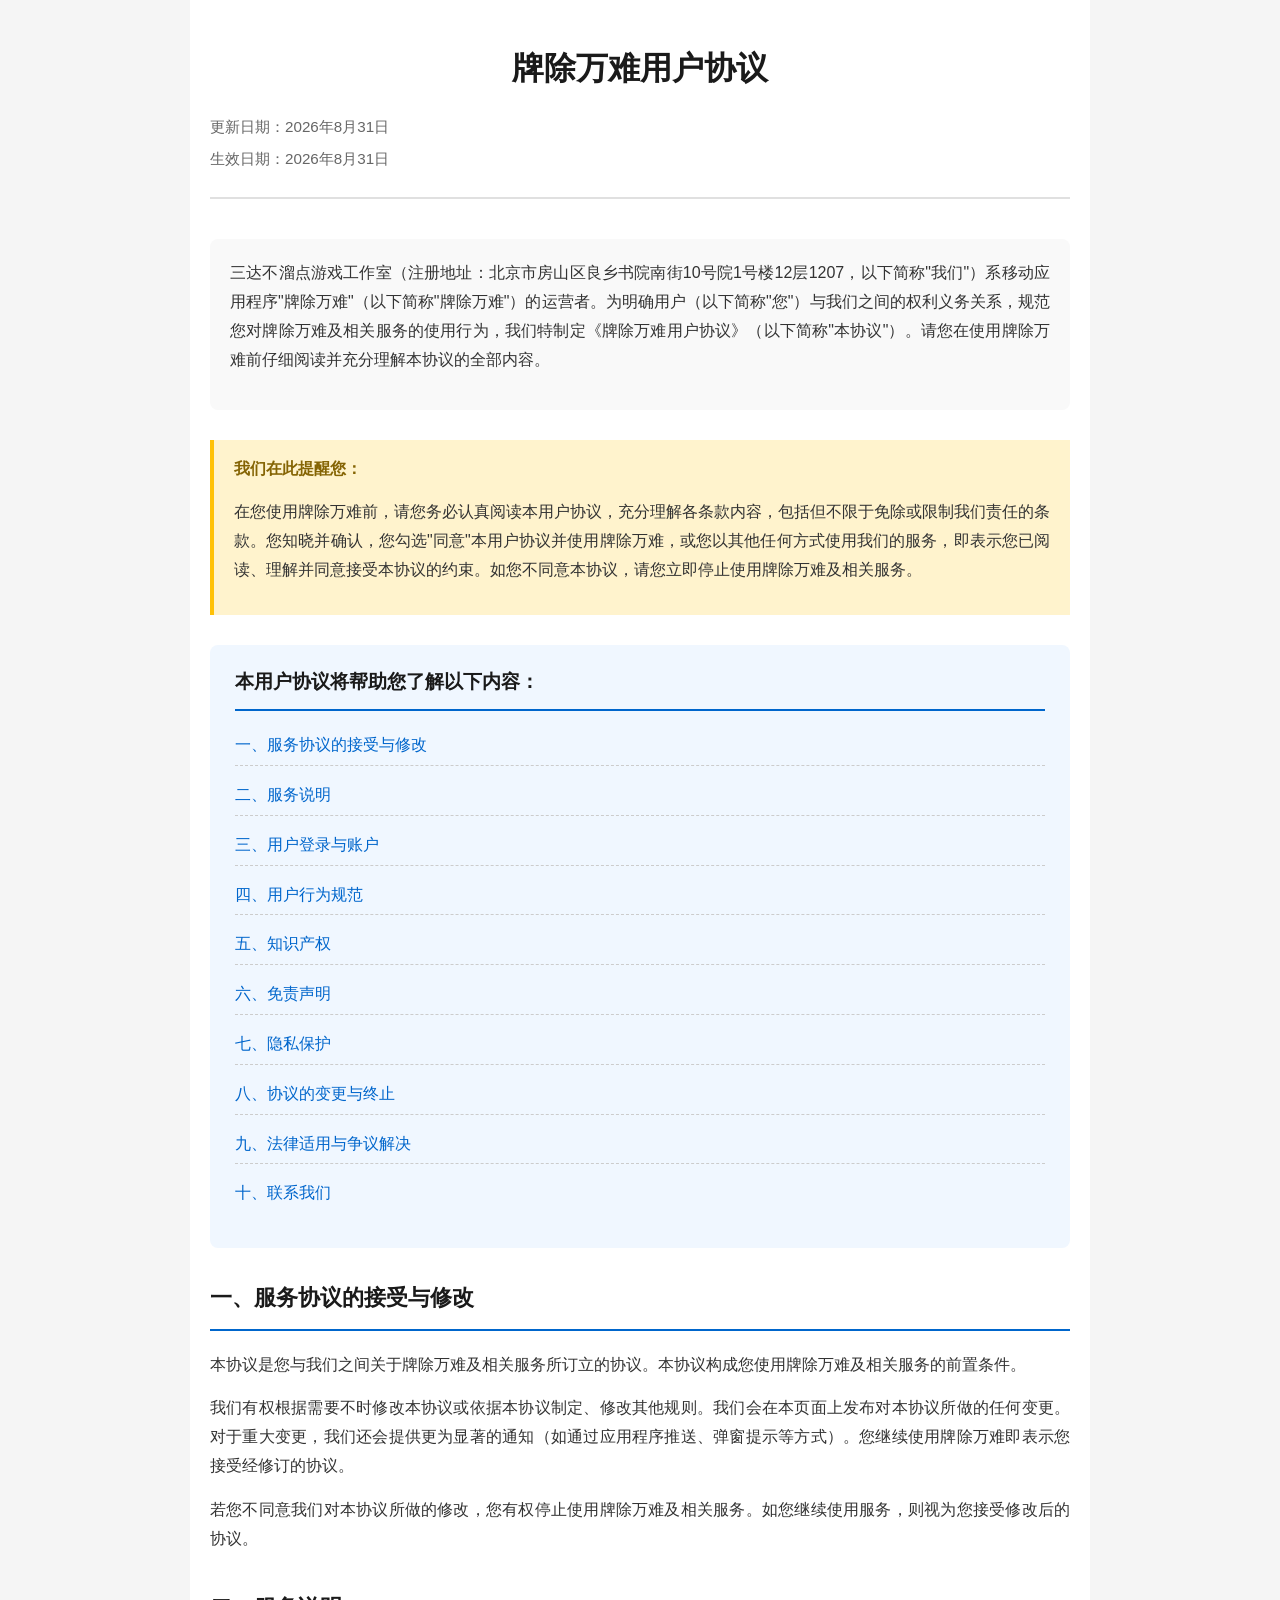
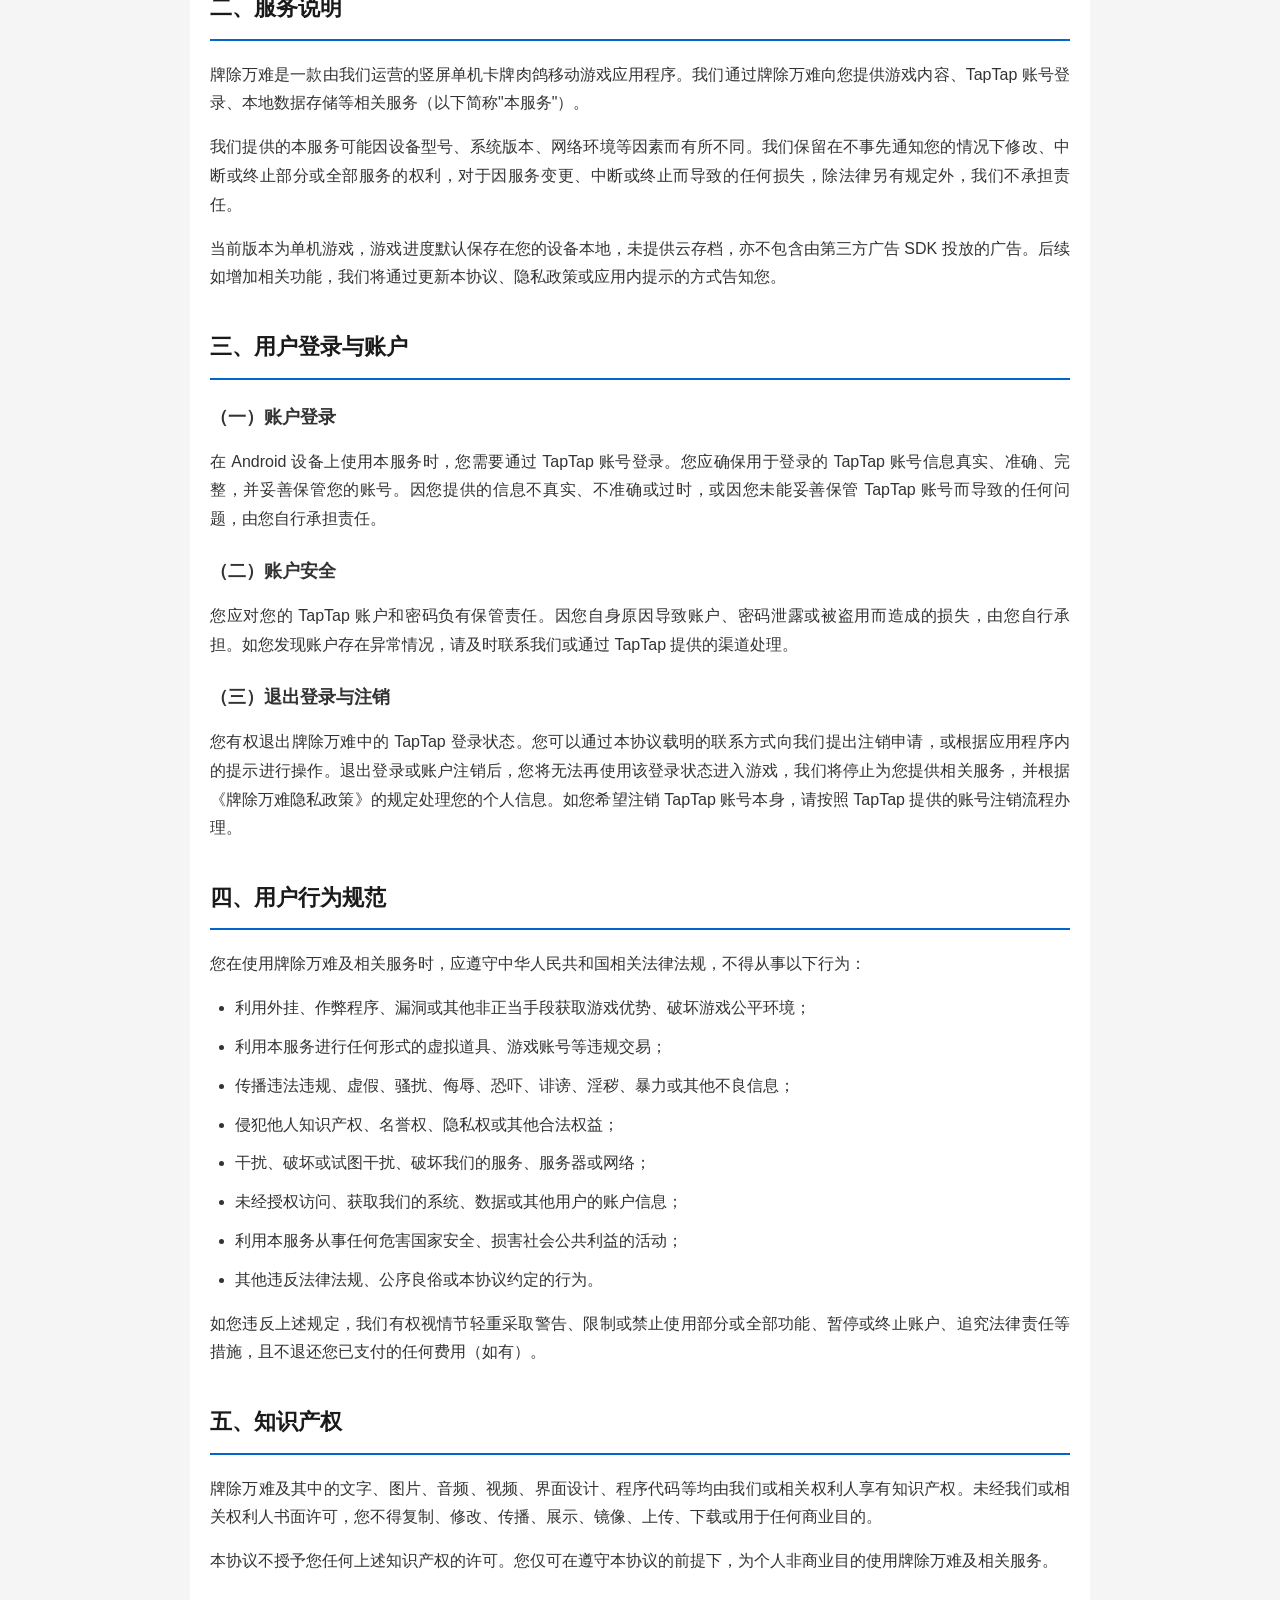
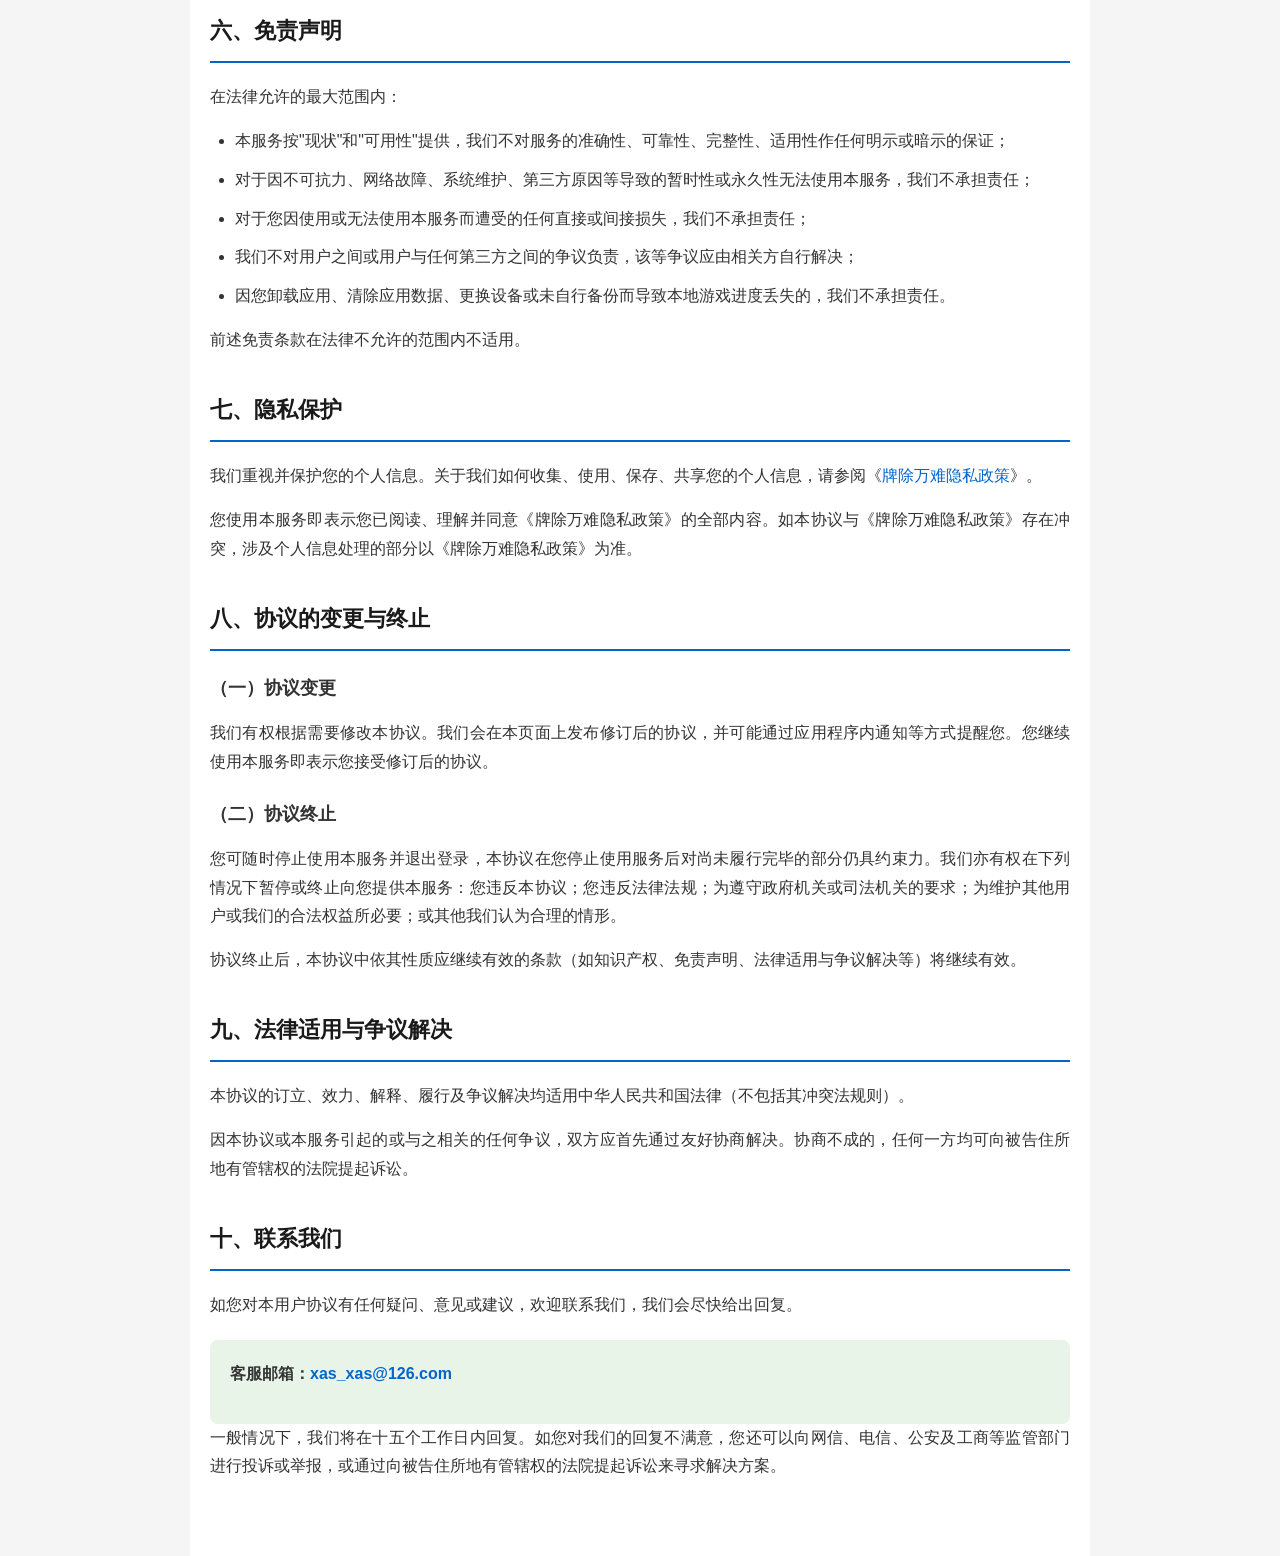
<file: paichuwannan/term-of-service/index.html>
<!DOCTYPE html>
<html lang="zh-CN">
<head>
    <meta charset="UTF-8">
    <meta name="viewport" content="width=device-width, initial-scale=1.0">
    <title>牌除万难用户协议</title>
    <style>
        * {
            margin: 0;
            padding: 0;
            box-sizing: border-box;
        }
        body {
            font-family: -apple-system, BlinkMacSystemFont, "Segoe UI", Roboto, "Helvetica Neue", Arial, "Noto Sans SC", sans-serif;
            line-height: 1.8;
            color: #333;
            background-color: #f5f5f5;
        }
        .container {
            max-width: 900px;
            margin: 0 auto;
            padding: 40px 20px;
            background-color: #fff;
            min-height: 100vh;
        }
        header {
            text-align: center;
            margin-bottom: 40px;
            padding-bottom: 20px;
            border-bottom: 2px solid #e0e0e0;
        }
        h1 {
            font-size: 2em;
            color: #1a1a1a;
            margin-bottom: 15px;
        }
        .date-info {
            color: #666;
            font-size: 0.95em;
        }
        .date-info p {
            margin: 5px 0;
        }
        .intro {
            background-color: #f9f9f9;
            padding: 20px;
            border-radius: 8px;
            margin-bottom: 30px;
        }
        .intro p {
            margin-bottom: 15px;
        }
        .reminder {
            background-color: #fff3cd;
            border-left: 4px solid #ffc107;
            padding: 15px 20px;
            margin-bottom: 30px;
        }
        .reminder strong {
            color: #856404;
        }
        .toc {
            background-color: #f0f7ff;
            padding: 20px 25px;
            border-radius: 8px;
            margin-bottom: 30px;
        }
        .toc h2 {
            font-size: 1.2em;
            margin-bottom: 15px;
            color: #1a1a1a;
        }
        .toc ul {
            list-style: none;
            padding-left: 0;
        }
        .toc li {
            padding: 5px 0;
            border-bottom: 1px dashed #ccc;
        }
        .toc li:last-child {
            border-bottom: none;
        }
        .toc a {
            color: #0066cc;
            text-decoration: none;
        }
        .toc a:hover {
            text-decoration: underline;
        }
        section {
            margin-bottom: 35px;
        }
        h2 {
            font-size: 1.4em;
            color: #1a1a1a;
            margin-bottom: 20px;
            padding-bottom: 10px;
            border-bottom: 2px solid #0066cc;
        }
        h3 {
            font-size: 1.15em;
            color: #333;
            margin: 20px 0 15px 0;
        }
        h4 {
            font-size: 1.05em;
            color: #444;
            margin: 15px 0 10px 0;
        }
        p {
            margin-bottom: 15px;
            text-align: justify;
        }
        ul, ol {
            margin: 15px 0;
            padding-left: 25px;
        }
        li {
            margin-bottom: 10px;
        }
        table {
            width: 100%;
            border-collapse: collapse;
            margin: 20px 0;
            font-size: 0.95em;
        }
        th, td {
            border: 1px solid #ddd;
            padding: 12px;
            text-align: left;
        }
        th {
            background-color: #f0f7ff;
            font-weight: 600;
        }
        tr:nth-child(even) {
            background-color: #f9f9f9;
        }
        a {
            color: #0066cc;
            text-decoration: none;
        }
        a:hover {
            text-decoration: underline;
        }
        .contact-info {
            background-color: #e8f4e8;
            padding: 20px;
            border-radius: 8px;
            margin-top: 20px;
        }
        .contact-info a {
            font-weight: 600;
        }
        @media (max-width: 768px) {
            .container {
                padding: 20px 15px;
            }
            h1 {
                font-size: 1.6em;
            }
            h2 {
                font-size: 1.25em;
            }
            table {
                font-size: 0.85em;
            }
            th, td {
                padding: 8px;
            }
        }
    </style>
</head>
<body>
    <div class="container">
        <header>
            <h1>牌除万难用户协议</h1>
            <div class="date-info">
                <p>更新日期：2026年8月31日</p>
                <p>生效日期：2026年8月31日</p>
            </div>
        </header>

        <div class="intro">
            <p>三达不溜点游戏工作室（注册地址：北京市房山区良乡书院南街10号院1号楼12层1207，以下简称"我们"）系移动应用程序"牌除万难"（以下简称"牌除万难"）的运营者。为明确用户（以下简称"您"）与我们之间的权利义务关系，规范您对牌除万难及相关服务的使用行为，我们特制定《牌除万难用户协议》（以下简称"本协议"）。请您在使用牌除万难前仔细阅读并充分理解本协议的全部内容。</p>
        </div>

        <div class="reminder">
            <p><strong>我们在此提醒您：</strong></p>
            <p>在您使用牌除万难前，请您务必认真阅读本用户协议，充分理解各条款内容，包括但不限于免除或限制我们责任的条款。您知晓并确认，您勾选"同意"本用户协议并使用牌除万难，或您以其他任何方式使用我们的服务，即表示您已阅读、理解并同意接受本协议的约束。如您不同意本协议，请您立即停止使用牌除万难及相关服务。</p>
        </div>

        <nav class="toc">
            <h2>本用户协议将帮助您了解以下内容：</h2>
            <ul>
                <li><a href="#section1">一、服务协议的接受与修改</a></li>
                <li><a href="#section2">二、服务说明</a></li>
                <li><a href="#section3">三、用户登录与账户</a></li>
                <li><a href="#section4">四、用户行为规范</a></li>
                <li><a href="#section5">五、知识产权</a></li>
                <li><a href="#section6">六、免责声明</a></li>
                <li><a href="#section7">七、隐私保护</a></li>
                <li><a href="#section8">八、协议的变更与终止</a></li>
                <li><a href="#section9">九、法律适用与争议解决</a></li>
                <li><a href="#section10">十、联系我们</a></li>
            </ul>
        </nav>

        <section id="section1">
            <h2>一、服务协议的接受与修改</h2>
            <p>本协议是您与我们之间关于牌除万难及相关服务所订立的协议。本协议构成您使用牌除万难及相关服务的前置条件。</p>
            <p>我们有权根据需要不时修改本协议或依据本协议制定、修改其他规则。我们会在本页面上发布对本协议所做的任何变更。对于重大变更，我们还会提供更为显著的通知（如通过应用程序推送、弹窗提示等方式）。您继续使用牌除万难即表示您接受经修订的协议。</p>
            <p>若您不同意我们对本协议所做的修改，您有权停止使用牌除万难及相关服务。如您继续使用服务，则视为您接受修改后的协议。</p>
        </section>

        <section id="section2">
            <h2>二、服务说明</h2>
            <p>牌除万难是一款由我们运营的竖屏单机卡牌肉鸽移动游戏应用程序。我们通过牌除万难向您提供游戏内容、TapTap 账号登录、本地数据存储等相关服务（以下简称"本服务"）。</p>
            <p>我们提供的本服务可能因设备型号、系统版本、网络环境等因素而有所不同。我们保留在不事先通知您的情况下修改、中断或终止部分或全部服务的权利，对于因服务变更、中断或终止而导致的任何损失，除法律另有规定外，我们不承担责任。</p>
            <p>当前版本为单机游戏，游戏进度默认保存在您的设备本地，未提供云存档，亦不包含由第三方广告 SDK 投放的广告。后续如增加相关功能，我们将通过更新本协议、隐私政策或应用内提示的方式告知您。</p>
        </section>

        <section id="section3">
            <h2>三、用户登录与账户</h2>
            <h3>（一）账户登录</h3>
            <p>在 Android 设备上使用本服务时，您需要通过 TapTap 账号登录。您应确保用于登录的 TapTap 账号信息真实、准确、完整，并妥善保管您的账号。因您提供的信息不真实、不准确或过时，或因您未能妥善保管 TapTap 账号而导致的任何问题，由您自行承担责任。</p>
            <h3>（二）账户安全</h3>
            <p>您应对您的 TapTap 账户和密码负有保管责任。因您自身原因导致账户、密码泄露或被盗用而造成的损失，由您自行承担。如您发现账户存在异常情况，请及时联系我们或通过 TapTap 提供的渠道处理。</p>
            <h3>（三）退出登录与注销</h3>
            <p>您有权退出牌除万难中的 TapTap 登录状态。您可以通过本协议载明的联系方式向我们提出注销申请，或根据应用程序内的提示进行操作。退出登录或账户注销后，您将无法再使用该登录状态进入游戏，我们将停止为您提供相关服务，并根据《牌除万难隐私政策》的规定处理您的个人信息。如您希望注销 TapTap 账号本身，请按照 TapTap 提供的账号注销流程办理。</p>
        </section>

        <section id="section4">
            <h2>四、用户行为规范</h2>
            <p>您在使用牌除万难及相关服务时，应遵守中华人民共和国相关法律法规，不得从事以下行为：</p>
            <ul>
                <li>利用外挂、作弊程序、漏洞或其他非正当手段获取游戏优势、破坏游戏公平环境；</li>
                <li>利用本服务进行任何形式的虚拟道具、游戏账号等违规交易；</li>
                <li>传播违法违规、虚假、骚扰、侮辱、恐吓、诽谤、淫秽、暴力或其他不良信息；</li>
                <li>侵犯他人知识产权、名誉权、隐私权或其他合法权益；</li>
                <li>干扰、破坏或试图干扰、破坏我们的服务、服务器或网络；</li>
                <li>未经授权访问、获取我们的系统、数据或其他用户的账户信息；</li>
                <li>利用本服务从事任何危害国家安全、损害社会公共利益的活动；</li>
                <li>其他违反法律法规、公序良俗或本协议约定的行为。</li>
            </ul>
            <p>如您违反上述规定，我们有权视情节轻重采取警告、限制或禁止使用部分或全部功能、暂停或终止账户、追究法律责任等措施，且不退还您已支付的任何费用（如有）。</p>
        </section>

        <section id="section5">
            <h2>五、知识产权</h2>
            <p>牌除万难及其中的文字、图片、音频、视频、界面设计、程序代码等均由我们或相关权利人享有知识产权。未经我们或相关权利人书面许可，您不得复制、修改、传播、展示、镜像、上传、下载或用于任何商业目的。</p>
            <p>本协议不授予您任何上述知识产权的许可。您仅可在遵守本协议的前提下，为个人非商业目的使用牌除万难及相关服务。</p>
        </section>

        <section id="section6">
            <h2>六、免责声明</h2>
            <p>在法律允许的最大范围内：</p>
            <ul>
                <li>本服务按"现状"和"可用性"提供，我们不对服务的准确性、可靠性、完整性、适用性作任何明示或暗示的保证；</li>
                <li>对于因不可抗力、网络故障、系统维护、第三方原因等导致的暂时性或永久性无法使用本服务，我们不承担责任；</li>
                <li>对于您因使用或无法使用本服务而遭受的任何直接或间接损失，我们不承担责任；</li>
                <li>我们不对用户之间或用户与任何第三方之间的争议负责，该等争议应由相关方自行解决；</li>
                <li>因您卸载应用、清除应用数据、更换设备或未自行备份而导致本地游戏进度丢失的，我们不承担责任。</li>
            </ul>
            <p>前述免责条款在法律不允许的范围内不适用。</p>
        </section>

        <section id="section7">
            <h2>七、隐私保护</h2>
            <p>我们重视并保护您的个人信息。关于我们如何收集、使用、保存、共享您的个人信息，请参阅《<a href="../privacy-policy/index.html">牌除万难隐私政策</a>》。</p>
            <p>您使用本服务即表示您已阅读、理解并同意《牌除万难隐私政策》的全部内容。如本协议与《牌除万难隐私政策》存在冲突，涉及个人信息处理的部分以《牌除万难隐私政策》为准。</p>
        </section>

        <section id="section8">
            <h2>八、协议的变更与终止</h2>
            <h3>（一）协议变更</h3>
            <p>我们有权根据需要修改本协议。我们会在本页面上发布修订后的协议，并可能通过应用程序内通知等方式提醒您。您继续使用本服务即表示您接受修订后的协议。</p>
            <h3>（二）协议终止</h3>
            <p>您可随时停止使用本服务并退出登录，本协议在您停止使用服务后对尚未履行完毕的部分仍具约束力。我们亦有权在下列情况下暂停或终止向您提供本服务：您违反本协议；您违反法律法规；为遵守政府机关或司法机关的要求；为维护其他用户或我们的合法权益所必要；或其他我们认为合理的情形。</p>
            <p>协议终止后，本协议中依其性质应继续有效的条款（如知识产权、免责声明、法律适用与争议解决等）将继续有效。</p>
        </section>

        <section id="section9">
            <h2>九、法律适用与争议解决</h2>
            <p>本协议的订立、效力、解释、履行及争议解决均适用中华人民共和国法律（不包括其冲突法规则）。</p>
            <p>因本协议或本服务引起的或与之相关的任何争议，双方应首先通过友好协商解决。协商不成的，任何一方均可向被告住所地有管辖权的法院提起诉讼。</p>
        </section>

        <section id="section10">
            <h2>十、联系我们</h2>
            <p>如您对本用户协议有任何疑问、意见或建议，欢迎联系我们，我们会尽快给出回复。</p>
            <div class="contact-info">
                <p><strong>客服邮箱：</strong><a href="mailto:xas_xas@126.com">xas_xas@126.com</a></p>
            </div>
            <p>一般情况下，我们将在十五个工作日内回复。如您对我们的回复不满意，您还可以向网信、电信、公安及工商等监管部门进行投诉或举报，或通过向被告住所地有管辖权的法院提起诉讼来寻求解决方案。</p>
        </section>
    </div>
</body>
</html>
</file>
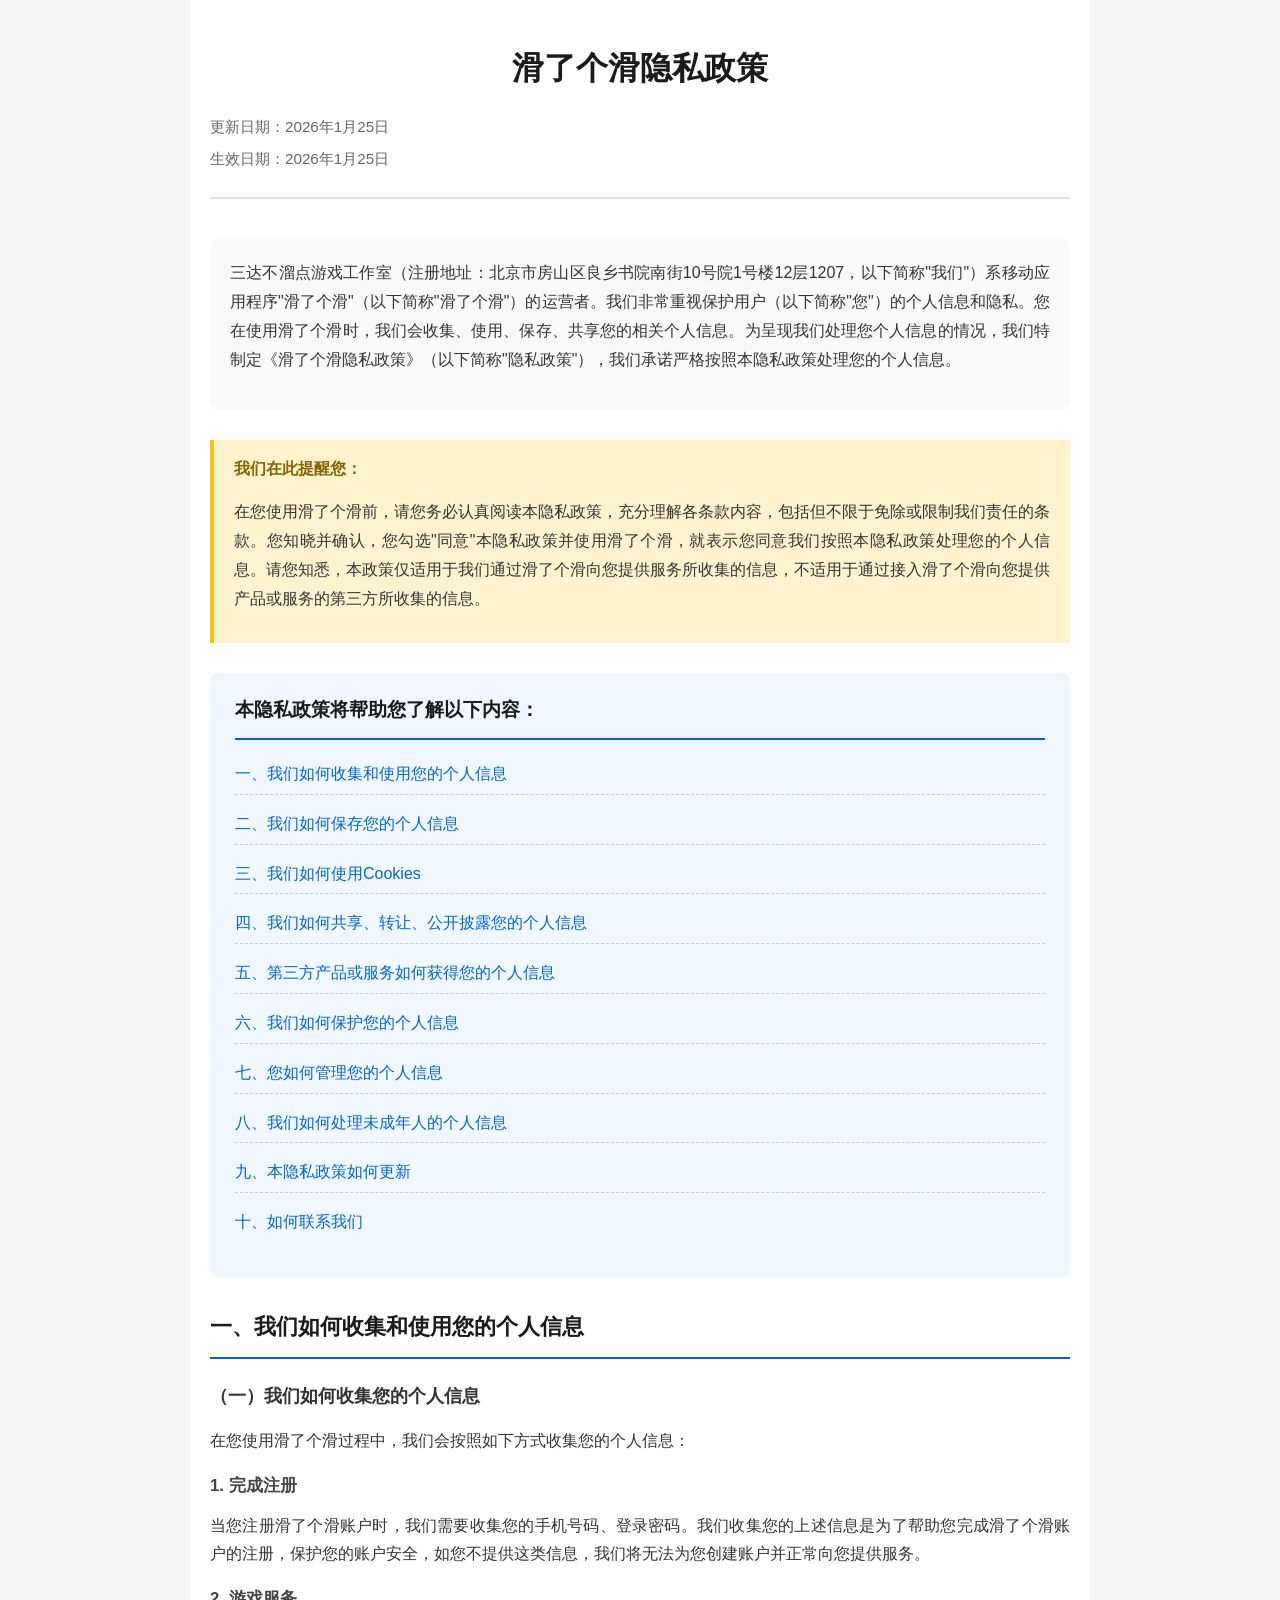
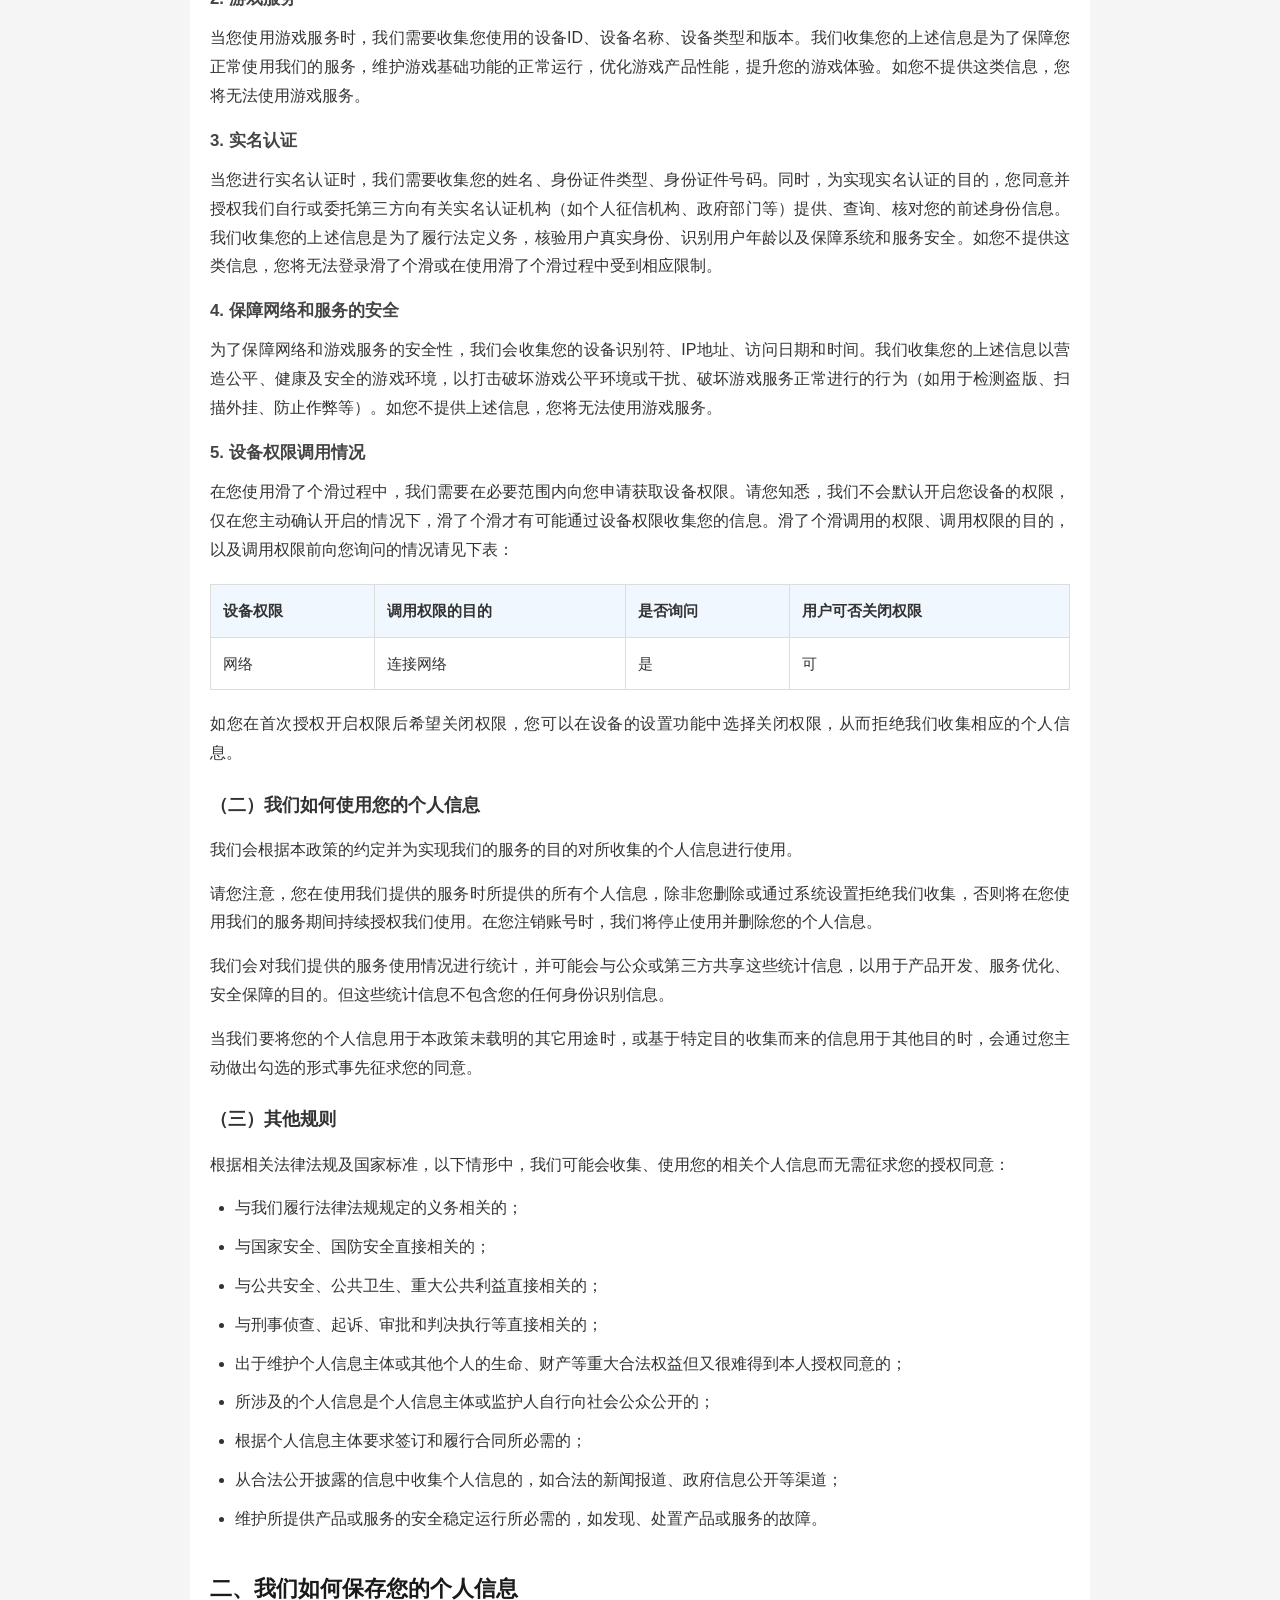
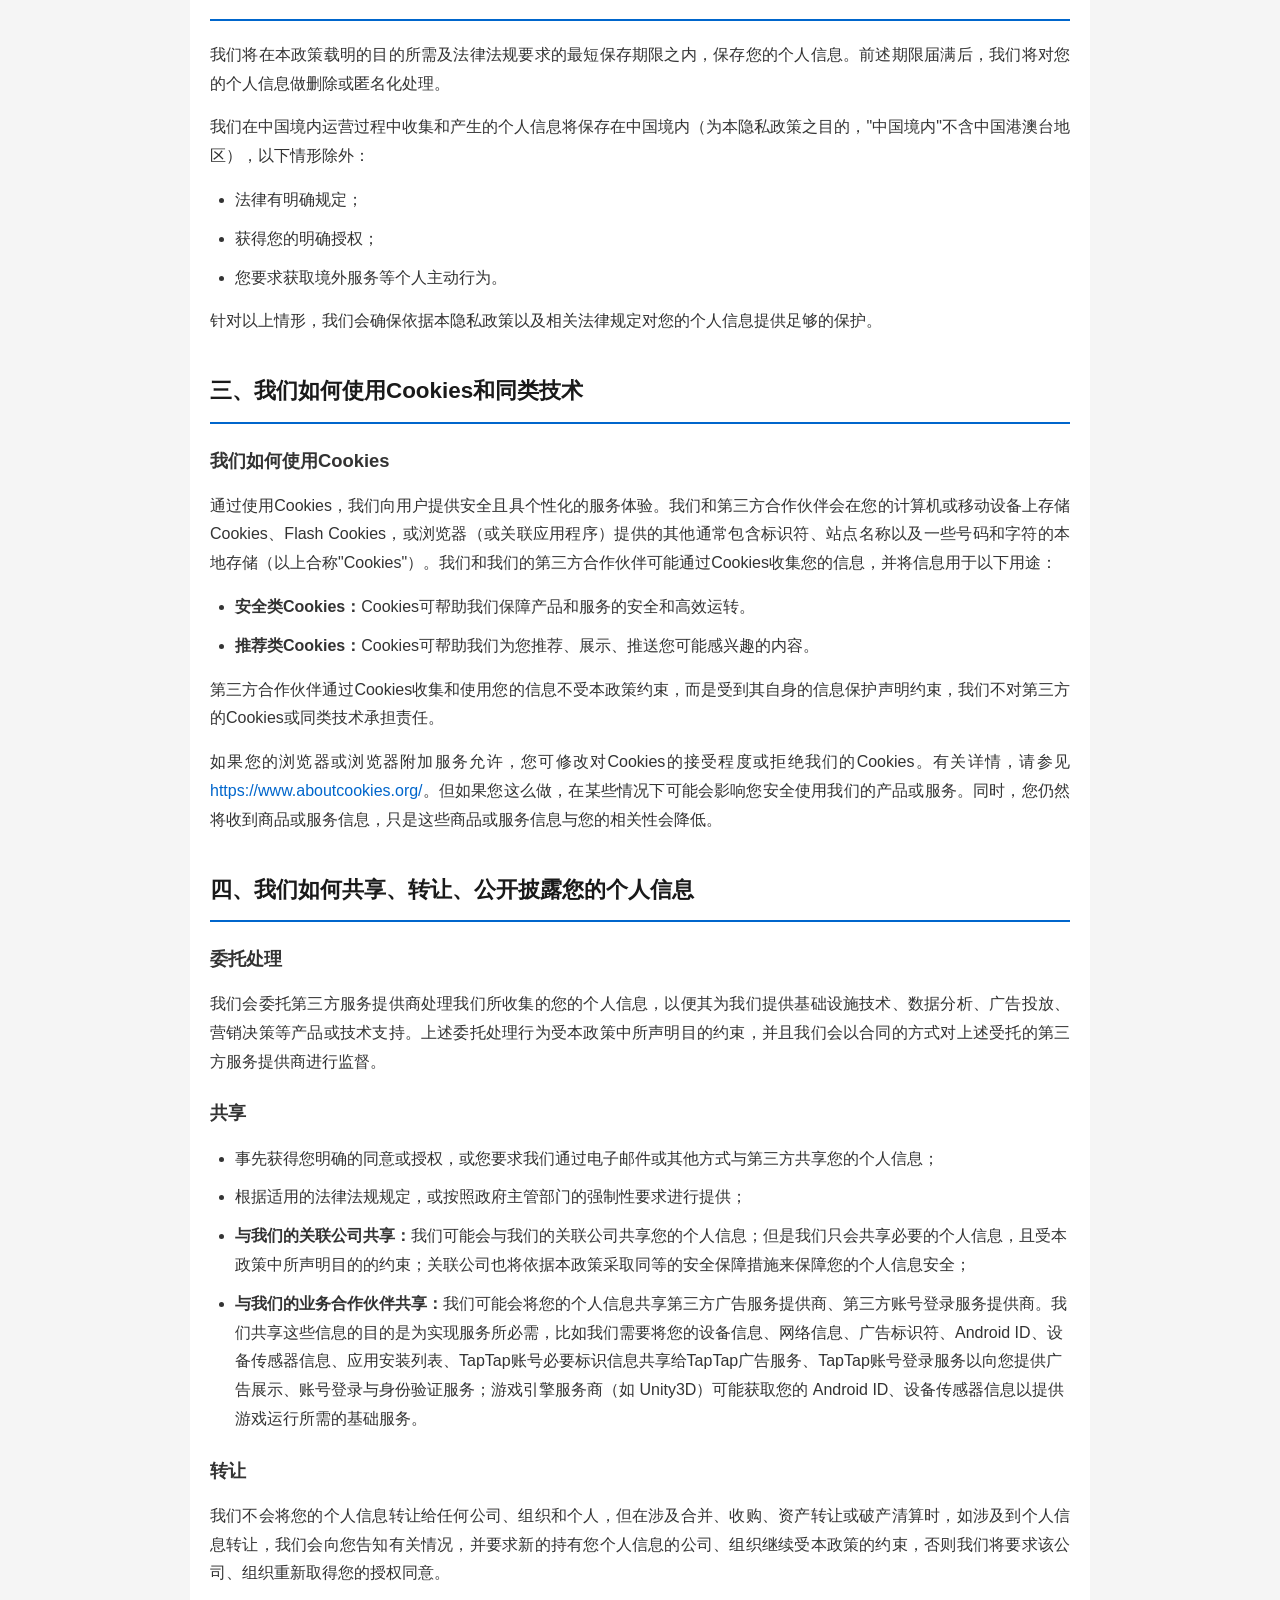
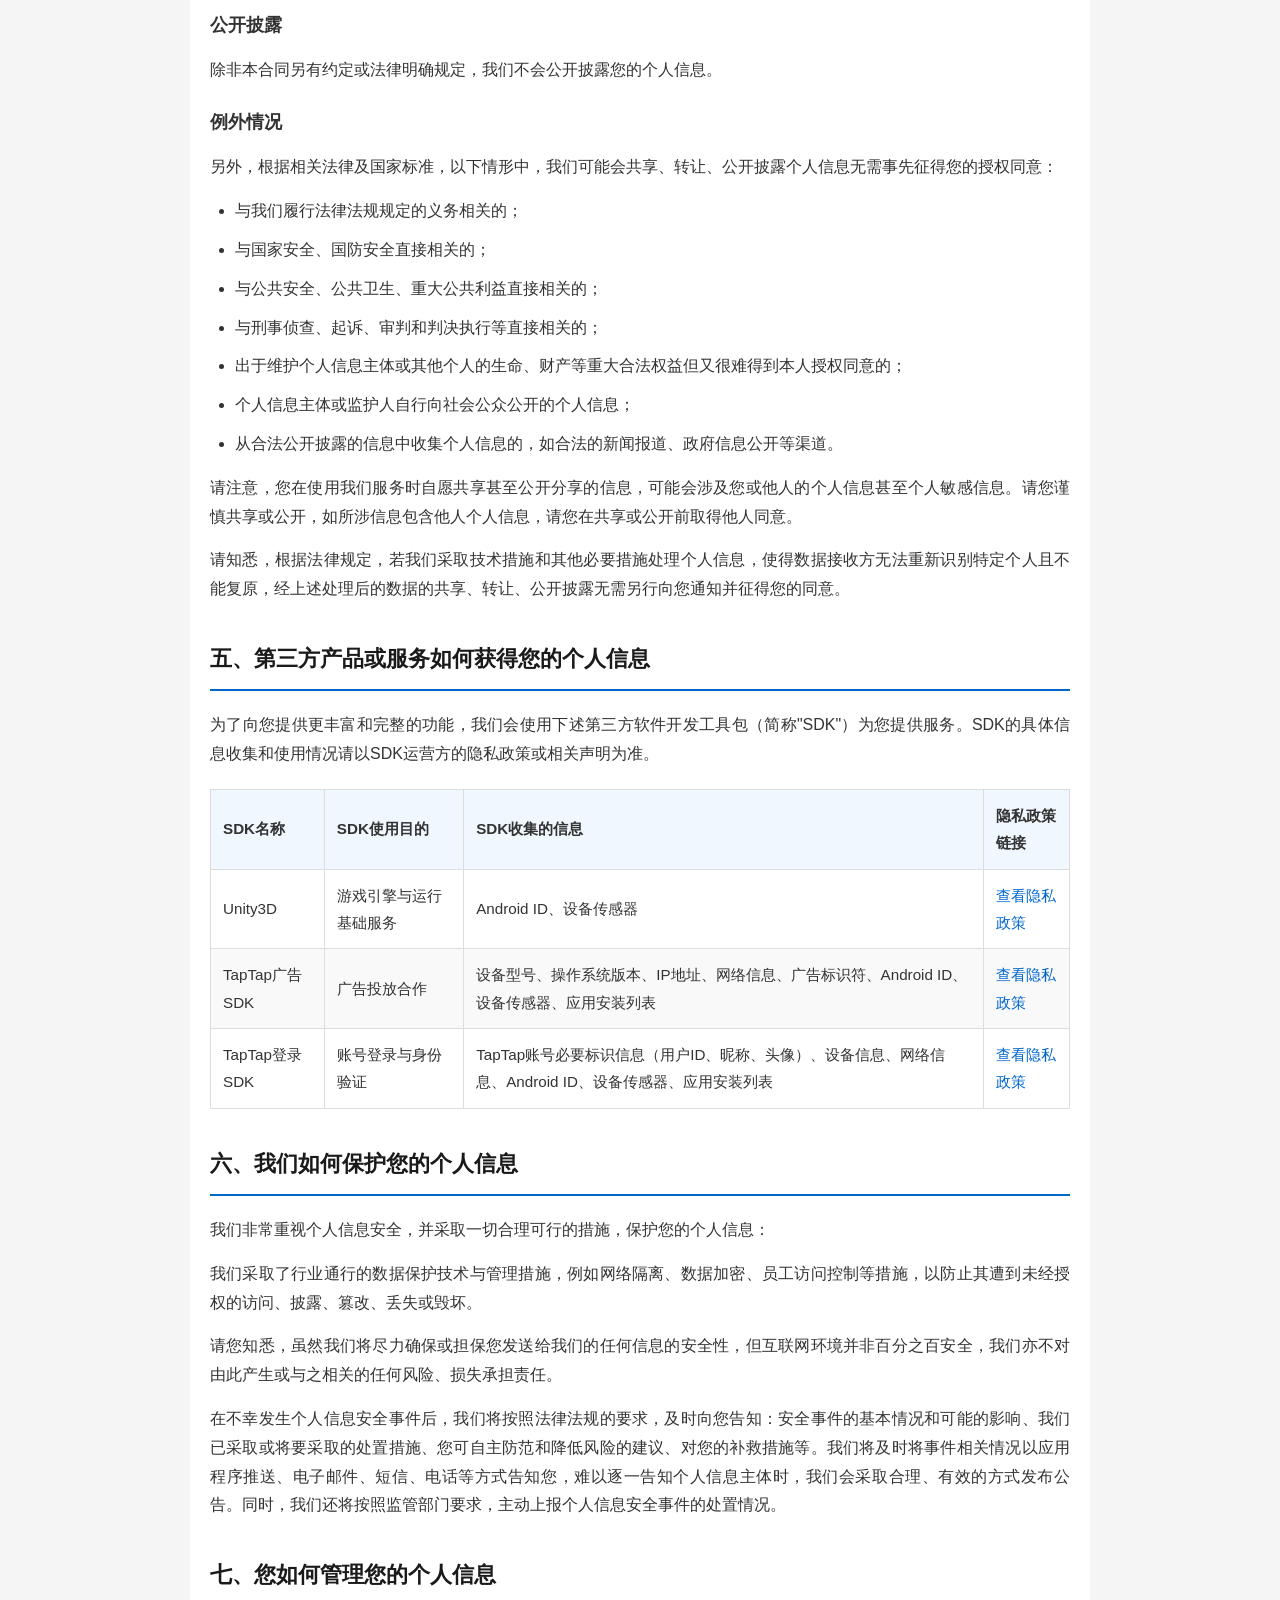
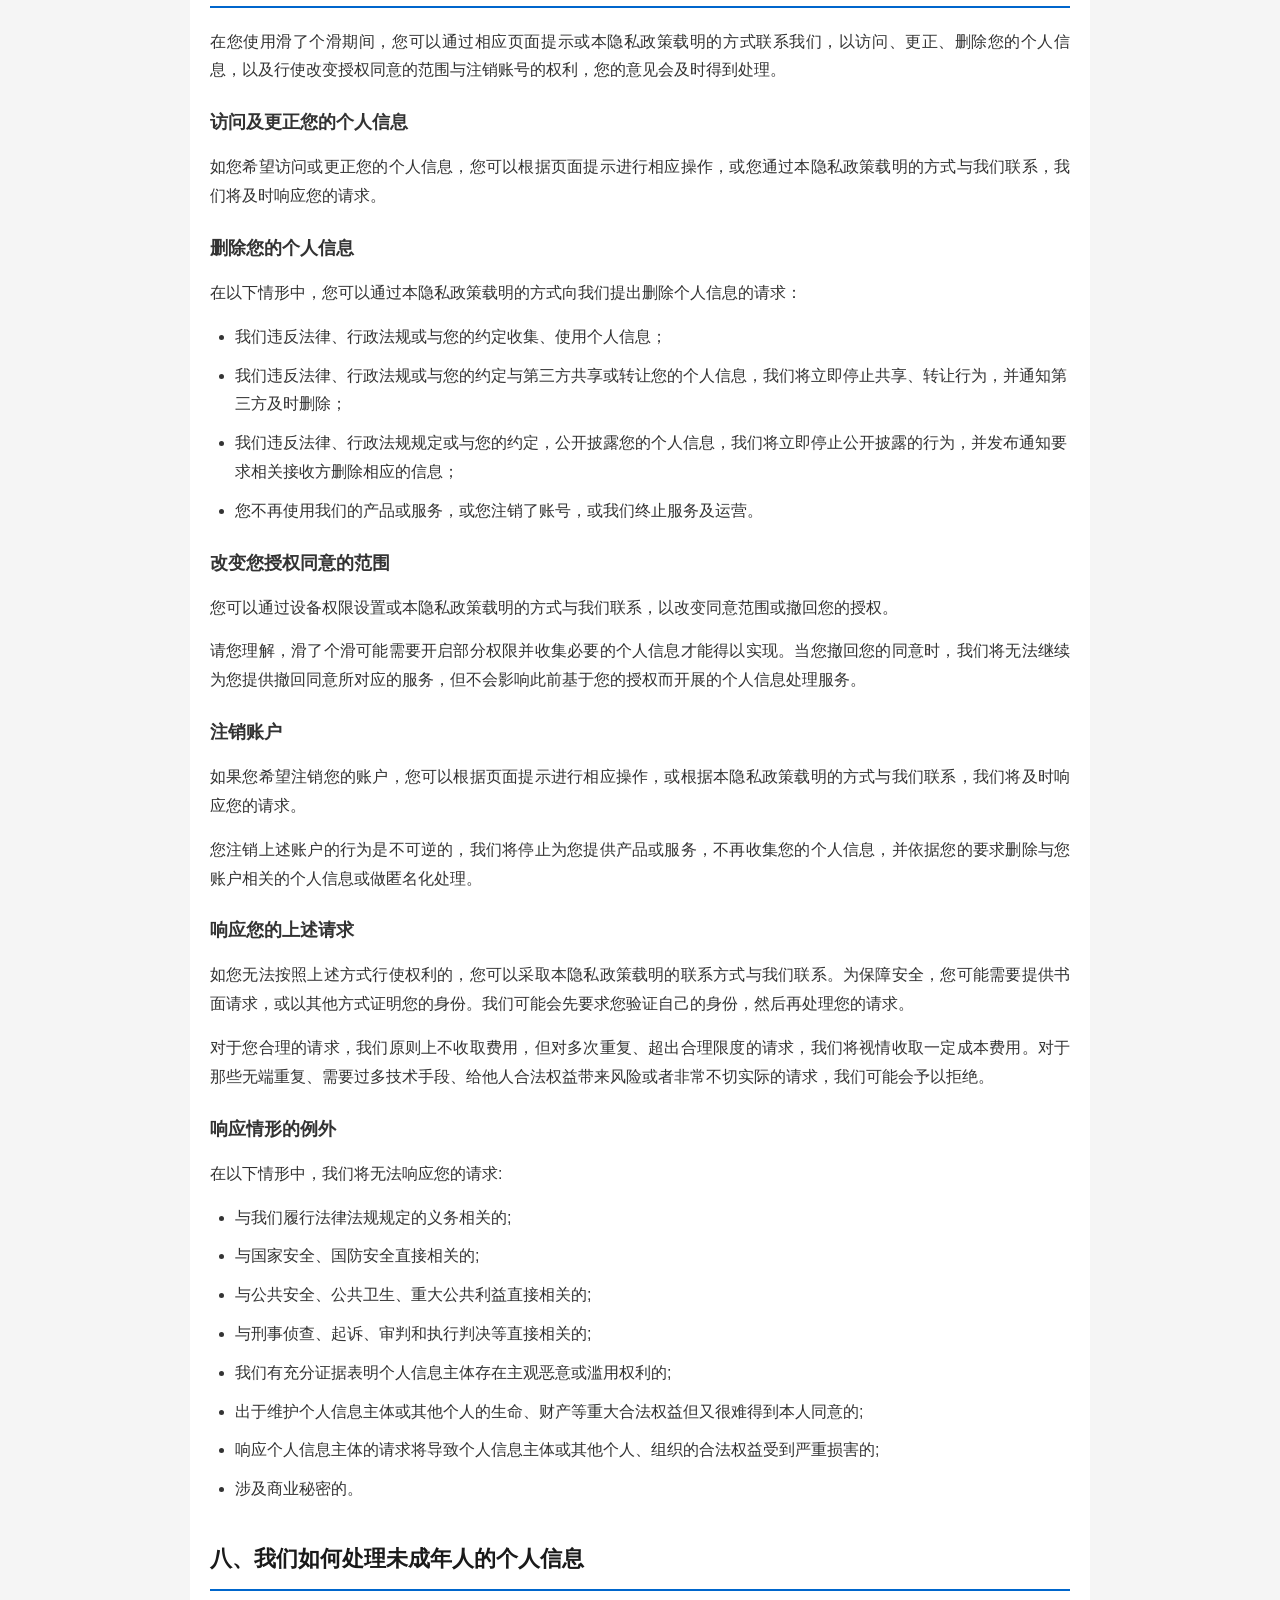
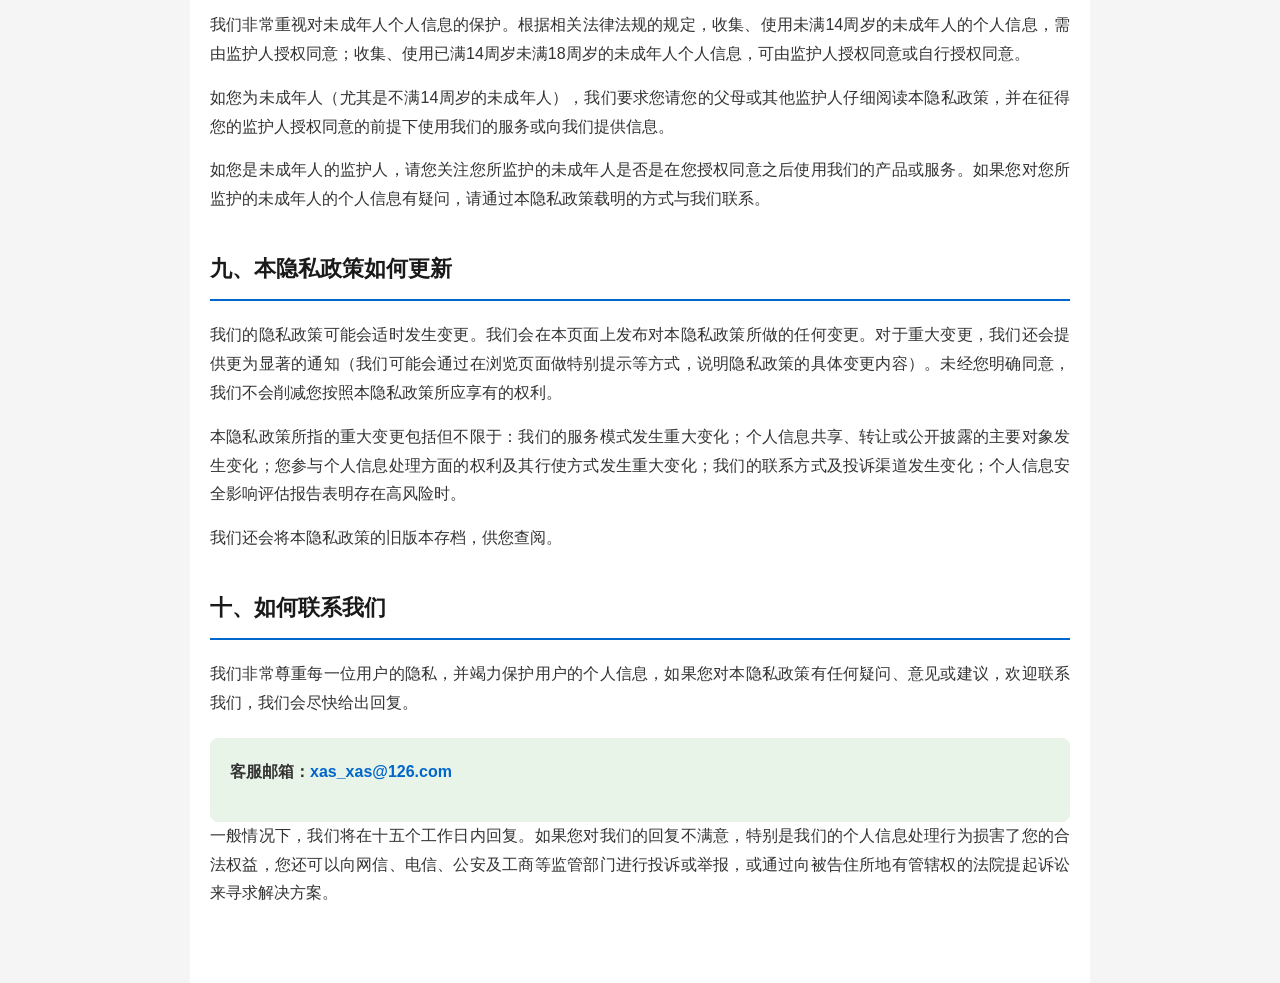
<file: slideit/privacy-policy/index.html>
<!DOCTYPE html>
<html lang="zh-CN">
<head>
    <meta charset="UTF-8">
    <meta name="viewport" content="width=device-width, initial-scale=1.0">
    <title>滑了个滑隐私政策</title>
    <style>
        * {
            margin: 0;
            padding: 0;
            box-sizing: border-box;
        }
        body {
            font-family: -apple-system, BlinkMacSystemFont, "Segoe UI", Roboto, "Helvetica Neue", Arial, "Noto Sans SC", sans-serif;
            line-height: 1.8;
            color: #333;
            background-color: #f5f5f5;
        }
        .container {
            max-width: 900px;
            margin: 0 auto;
            padding: 40px 20px;
            background-color: #fff;
            min-height: 100vh;
        }
        header {
            text-align: center;
            margin-bottom: 40px;
            padding-bottom: 20px;
            border-bottom: 2px solid #e0e0e0;
        }
        h1 {
            font-size: 2em;
            color: #1a1a1a;
            margin-bottom: 15px;
        }
        .date-info {
            color: #666;
            font-size: 0.95em;
        }
        .date-info p {
            margin: 5px 0;
        }
        .intro {
            background-color: #f9f9f9;
            padding: 20px;
            border-radius: 8px;
            margin-bottom: 30px;
        }
        .intro p {
            margin-bottom: 15px;
        }
        .reminder {
            background-color: #fff3cd;
            border-left: 4px solid #ffc107;
            padding: 15px 20px;
            margin-bottom: 30px;
        }
        .reminder strong {
            color: #856404;
        }
        .toc {
            background-color: #f0f7ff;
            padding: 20px 25px;
            border-radius: 8px;
            margin-bottom: 30px;
        }
        .toc h2 {
            font-size: 1.2em;
            margin-bottom: 15px;
            color: #1a1a1a;
        }
        .toc ul {
            list-style: none;
            padding-left: 0;
        }
        .toc li {
            padding: 5px 0;
            border-bottom: 1px dashed #ccc;
        }
        .toc li:last-child {
            border-bottom: none;
        }
        .toc a {
            color: #0066cc;
            text-decoration: none;
        }
        .toc a:hover {
            text-decoration: underline;
        }
        section {
            margin-bottom: 35px;
        }
        h2 {
            font-size: 1.4em;
            color: #1a1a1a;
            margin-bottom: 20px;
            padding-bottom: 10px;
            border-bottom: 2px solid #0066cc;
        }
        h3 {
            font-size: 1.15em;
            color: #333;
            margin: 20px 0 15px 0;
        }
        h4 {
            font-size: 1.05em;
            color: #444;
            margin: 15px 0 10px 0;
        }
        p {
            margin-bottom: 15px;
            text-align: justify;
        }
        ul, ol {
            margin: 15px 0;
            padding-left: 25px;
        }
        li {
            margin-bottom: 10px;
        }
        table {
            width: 100%;
            border-collapse: collapse;
            margin: 20px 0;
            font-size: 0.95em;
        }
        th, td {
            border: 1px solid #ddd;
            padding: 12px;
            text-align: left;
        }
        th {
            background-color: #f0f7ff;
            font-weight: 600;
        }
        tr:nth-child(even) {
            background-color: #f9f9f9;
        }
        a {
            color: #0066cc;
            text-decoration: none;
        }
        a:hover {
            text-decoration: underline;
        }
        .contact-info {
            background-color: #e8f4e8;
            padding: 20px;
            border-radius: 8px;
            margin-top: 20px;
        }
        .contact-info a {
            font-weight: 600;
        }
        @media (max-width: 768px) {
            .container {
                padding: 20px 15px;
            }
            h1 {
                font-size: 1.6em;
            }
            h2 {
                font-size: 1.25em;
            }
            table {
                font-size: 0.85em;
            }
            th, td {
                padding: 8px;
            }
        }
    </style>
</head>
<body>
    <div class="container">
        <header>
            <h1>滑了个滑隐私政策</h1>
            <div class="date-info">
                <p>更新日期：2026年1月25日</p>
                <p>生效日期：2026年1月25日</p>
            </div>
        </header>

        <div class="intro">
            <p>三达不溜点游戏工作室（注册地址：北京市房山区良乡书院南街10号院1号楼12层1207，以下简称"我们"）系移动应用程序"滑了个滑"（以下简称"滑了个滑"）的运营者。我们非常重视保护用户（以下简称"您"）的个人信息和隐私。您在使用滑了个滑时，我们会收集、使用、保存、共享您的相关个人信息。为呈现我们处理您个人信息的情况，我们特制定《滑了个滑隐私政策》（以下简称"隐私政策"），我们承诺严格按照本隐私政策处理您的个人信息。</p>
        </div>

        <div class="reminder">
            <p><strong>我们在此提醒您：</strong></p>
            <p>在您使用滑了个滑前，请您务必认真阅读本隐私政策，充分理解各条款内容，包括但不限于免除或限制我们责任的条款。您知晓并确认，您勾选"同意"本隐私政策并使用滑了个滑，就表示您同意我们按照本隐私政策处理您的个人信息。请您知悉，本政策仅适用于我们通过滑了个滑向您提供服务所收集的信息，不适用于通过接入滑了个滑向您提供产品或服务的第三方所收集的信息。</p>
        </div>

        <nav class="toc">
            <h2>本隐私政策将帮助您了解以下内容：</h2>
            <ul>
                <li><a href="#section1">一、我们如何收集和使用您的个人信息</a></li>
                <li><a href="#section2">二、我们如何保存您的个人信息</a></li>
                <li><a href="#section3">三、我们如何使用Cookies</a></li>
                <li><a href="#section4">四、我们如何共享、转让、公开披露您的个人信息</a></li>
                <li><a href="#section5">五、第三方产品或服务如何获得您的个人信息</a></li>
                <li><a href="#section6">六、我们如何保护您的个人信息</a></li>
                <li><a href="#section7">七、您如何管理您的个人信息</a></li>
                <li><a href="#section8">八、我们如何处理未成年人的个人信息</a></li>
                <li><a href="#section9">九、本隐私政策如何更新</a></li>
                <li><a href="#section10">十、如何联系我们</a></li>
            </ul>
        </nav>

        <section id="section1">
            <h2>一、我们如何收集和使用您的个人信息</h2>
            
            <h3>（一）我们如何收集您的个人信息</h3>
            <p>在您使用滑了个滑过程中，我们会按照如下方式收集您的个人信息：</p>
            
            <h4>1. 完成注册</h4>
            <p>当您注册滑了个滑账户时，我们需要收集您的手机号码、登录密码。我们收集您的上述信息是为了帮助您完成滑了个滑账户的注册，保护您的账户安全，如您不提供这类信息，我们将无法为您创建账户并正常向您提供服务。</p>
            
            <h4>2. 游戏服务</h4>
            <p>当您使用游戏服务时，我们需要收集您使用的设备ID、设备名称、设备类型和版本。我们收集您的上述信息是为了保障您正常使用我们的服务，维护游戏基础功能的正常运行，优化游戏产品性能，提升您的游戏体验。如您不提供这类信息，您将无法使用游戏服务。</p>
            
            <h4>3. 实名认证</h4>
            <p>当您进行实名认证时，我们需要收集您的姓名、身份证件类型、身份证件号码。同时，为实现实名认证的目的，您同意并授权我们自行或委托第三方向有关实名认证机构（如个人征信机构、政府部门等）提供、查询、核对您的前述身份信息。我们收集您的上述信息是为了履行法定义务，核验用户真实身份、识别用户年龄以及保障系统和服务安全。如您不提供这类信息，您将无法登录滑了个滑或在使用滑了个滑过程中受到相应限制。</p>
            
            <h4>4. 保障网络和服务的安全</h4>
            <p>为了保障网络和游戏服务的安全性，我们会收集您的设备识别符、IP地址、访问日期和时间。我们收集您的上述信息以营造公平、健康及安全的游戏环境，以打击破坏游戏公平环境或干扰、破坏游戏服务正常进行的行为（如用于检测盗版、扫描外挂、防止作弊等）。如您不提供上述信息，您将无法使用游戏服务。</p>
            
            <h4>5. 设备权限调用情况</h4>
            <p>在您使用滑了个滑过程中，我们需要在必要范围内向您申请获取设备权限。请您知悉，我们不会默认开启您设备的权限，仅在您主动确认开启的情况下，滑了个滑才有可能通过设备权限收集您的信息。滑了个滑调用的权限、调用权限的目的，以及调用权限前向您询问的情况请见下表：</p>
            
            <table>
                <thead>
                    <tr>
                        <th>设备权限</th>
                        <th>调用权限的目的</th>
                        <th>是否询问</th>
                        <th>用户可否关闭权限</th>
                    </tr>
                </thead>
                <tbody>
                    <tr>
                        <td>网络</td>
                        <td>连接网络</td>
                        <td>是</td>
                        <td>可</td>
                    </tr>
                </tbody>
            </table>
            <p>如您在首次授权开启权限后希望关闭权限，您可以在设备的设置功能中选择关闭权限，从而拒绝我们收集相应的个人信息。</p>

            <h3>（二）我们如何使用您的个人信息</h3>
            <p>我们会根据本政策的约定并为实现我们的服务的目的对所收集的个人信息进行使用。</p>
            <p>请您注意，您在使用我们提供的服务时所提供的所有个人信息，除非您删除或通过系统设置拒绝我们收集，否则将在您使用我们的服务期间持续授权我们使用。在您注销账号时，我们将停止使用并删除您的个人信息。</p>
            <p>我们会对我们提供的服务使用情况进行统计，并可能会与公众或第三方共享这些统计信息，以用于产品开发、服务优化、安全保障的目的。但这些统计信息不包含您的任何身份识别信息。</p>
            <p>当我们要将您的个人信息用于本政策未载明的其它用途时，或基于特定目的收集而来的信息用于其他目的时，会通过您主动做出勾选的形式事先征求您的同意。</p>

            <h3>（三）其他规则</h3>
            <p>根据相关法律法规及国家标准，以下情形中，我们可能会收集、使用您的相关个人信息而无需征求您的授权同意：</p>
            <ul>
                <li>与我们履行法律法规规定的义务相关的；</li>
                <li>与国家安全、国防安全直接相关的；</li>
                <li>与公共安全、公共卫生、重大公共利益直接相关的；</li>
                <li>与刑事侦查、起诉、审批和判决执行等直接相关的；</li>
                <li>出于维护个人信息主体或其他个人的生命、财产等重大合法权益但又很难得到本人授权同意的；</li>
                <li>所涉及的个人信息是个人信息主体或监护人自行向社会公众公开的；</li>
                <li>根据个人信息主体要求签订和履行合同所必需的；</li>
                <li>从合法公开披露的信息中收集个人信息的，如合法的新闻报道、政府信息公开等渠道；</li>
                <li>维护所提供产品或服务的安全稳定运行所必需的，如发现、处置产品或服务的故障。</li>
            </ul>
        </section>

        <section id="section2">
            <h2>二、我们如何保存您的个人信息</h2>
            <p>我们将在本政策载明的目的所需及法律法规要求的最短保存期限之内，保存您的个人信息。前述期限届满后，我们将对您的个人信息做删除或匿名化处理。</p>
            <p>我们在中国境内运营过程中收集和产生的个人信息将保存在中国境内（为本隐私政策之目的，"中国境内"不含中国港澳台地区），以下情形除外：</p>
            <ul>
                <li>法律有明确规定；</li>
                <li>获得您的明确授权；</li>
                <li>您要求获取境外服务等个人主动行为。</li>
            </ul>
            <p>针对以上情形，我们会确保依据本隐私政策以及相关法律规定对您的个人信息提供足够的保护。</p>
        </section>

        <section id="section3">
            <h2>三、我们如何使用Cookies和同类技术</h2>
            
            <h3>我们如何使用Cookies</h3>
            <p>通过使用Cookies，我们向用户提供安全且具个性化的服务体验。我们和第三方合作伙伴会在您的计算机或移动设备上存储Cookies、Flash Cookies，或浏览器（或关联应用程序）提供的其他通常包含标识符、站点名称以及一些号码和字符的本地存储（以上合称"Cookies"）。我们和我们的第三方合作伙伴可能通过Cookies收集您的信息，并将信息用于以下用途：</p>
            <ul>
                <li><strong>安全类Cookies：</strong>Cookies可帮助我们保障产品和服务的安全和高效运转。</li>
                <li><strong>推荐类Cookies：</strong>Cookies可帮助我们为您推荐、展示、推送您可能感兴趣的内容。</li>
            </ul>
            <p>第三方合作伙伴通过Cookies收集和使用您的信息不受本政策约束，而是受到其自身的信息保护声明约束，我们不对第三方的Cookies或同类技术承担责任。</p>
            <p>如果您的浏览器或浏览器附加服务允许，您可修改对Cookies的接受程度或拒绝我们的Cookies。有关详情，请参见<a href="https://www.aboutcookies.org/" target="_blank">https://www.aboutcookies.org/</a>。但如果您这么做，在某些情况下可能会影响您安全使用我们的产品或服务。同时，您仍然将收到商品或服务信息，只是这些商品或服务信息与您的相关性会降低。</p>
        </section>

        <section id="section4">
            <h2>四、我们如何共享、转让、公开披露您的个人信息</h2>
            
            <h3>委托处理</h3>
            <p>我们会委托第三方服务提供商处理我们所收集的您的个人信息，以便其为我们提供基础设施技术、数据分析、广告投放、营销决策等产品或技术支持。上述委托处理行为受本政策中所声明目的约束，并且我们会以合同的方式对上述受托的第三方服务提供商进行监督。</p>
            
            <h3>共享</h3>
            <ul>
                <li>事先获得您明确的同意或授权，或您要求我们通过电子邮件或其他方式与第三方共享您的个人信息；</li>
                <li>根据适用的法律法规规定，或按照政府主管部门的强制性要求进行提供；</li>
                <li><strong>与我们的关联公司共享：</strong>我们可能会与我们的关联公司共享您的个人信息；但是我们只会共享必要的个人信息，且受本政策中所声明目的的约束；关联公司也将依据本政策采取同等的安全保障措施来保障您的个人信息安全；</li>
                <li><strong>与我们的业务合作伙伴共享：</strong>我们可能会将您的个人信息共享第三方广告服务提供商、第三方账号登录服务提供商。我们共享这些信息的目的是为实现服务所必需，比如我们需要将您的设备信息、网络信息、广告标识符、Android ID、设备传感器信息、应用安装列表、TapTap账号必要标识信息共享给TapTap广告服务、TapTap账号登录服务以向您提供广告展示、账号登录与身份验证服务；游戏引擎服务商（如 Unity3D）可能获取您的 Android ID、设备传感器信息以提供游戏运行所需的基础服务。</li>
            </ul>
            
            <h3>转让</h3>
            <p>我们不会将您的个人信息转让给任何公司、组织和个人，但在涉及合并、收购、资产转让或破产清算时，如涉及到个人信息转让，我们会向您告知有关情况，并要求新的持有您个人信息的公司、组织继续受本政策的约束，否则我们将要求该公司、组织重新取得您的授权同意。</p>
            
            <h3>公开披露</h3>
            <p>除非本合同另有约定或法律明确规定，我们不会公开披露您的个人信息。</p>
            
            <h3>例外情况</h3>
            <p>另外，根据相关法律及国家标准，以下情形中，我们可能会共享、转让、公开披露个人信息无需事先征得您的授权同意：</p>
            <ul>
                <li>与我们履行法律法规规定的义务相关的；</li>
                <li>与国家安全、国防安全直接相关的；</li>
                <li>与公共安全、公共卫生、重大公共利益直接相关的；</li>
                <li>与刑事侦查、起诉、审判和判决执行等直接相关的；</li>
                <li>出于维护个人信息主体或其他个人的生命、财产等重大合法权益但又很难得到本人授权同意的；</li>
                <li>个人信息主体或监护人自行向社会公众公开的个人信息；</li>
                <li>从合法公开披露的信息中收集个人信息的，如合法的新闻报道、政府信息公开等渠道。</li>
            </ul>
            <p>请注意，您在使用我们服务时自愿共享甚至公开分享的信息，可能会涉及您或他人的个人信息甚至个人敏感信息。请您谨慎共享或公开，如所涉信息包含他人个人信息，请您在共享或公开前取得他人同意。</p>
            <p>请知悉，根据法律规定，若我们采取技术措施和其他必要措施处理个人信息，使得数据接收方无法重新识别特定个人且不能复原，经上述处理后的数据的共享、转让、公开披露无需另行向您通知并征得您的同意。</p>
        </section>

        <section id="section5">
            <h2>五、第三方产品或服务如何获得您的个人信息</h2>
            <p>为了向您提供更丰富和完整的功能，我们会使用下述第三方软件开发工具包（简称"SDK"）为您提供服务。SDK的具体信息收集和使用情况请以SDK运营方的隐私政策或相关声明为准。</p>
            
            <table>
                <thead>
                    <tr>
                        <th>SDK名称</th>
                        <th>SDK使用目的</th>
                        <th>SDK收集的信息</th>
                        <th>隐私政策链接</th>
                    </tr>
                </thead>
                <tbody>
                    <tr>
                        <td>Unity3D</td>
                        <td>游戏引擎与运行基础服务</td>
                        <td>Android ID、设备传感器</td>
                        <td><a href="https://unity.com/legal/privacy-policy" target="_blank">查看隐私政策</a></td>
                    </tr>
                    <tr>
                        <td>TapTap广告SDK</td>
                        <td>广告投放合作</td>
                        <td>设备型号、操作系统版本、IP地址、网络信息、广告标识符、Android ID、设备传感器、应用安装列表</td>
                        <td><a href="https://www.taptap.com/privacy-policy" target="_blank">查看隐私政策</a></td>
                    </tr>
                    <tr>
                        <td>TapTap登录SDK</td>
                        <td>账号登录与身份验证</td>
                        <td>TapTap账号必要标识信息（用户ID、昵称、头像）、设备信息、网络信息、Android ID、设备传感器、应用安装列表</td>
                        <td><a href="https://www.taptap.com/privacy-policy" target="_blank">查看隐私政策</a></td>
                    </tr>
                </tbody>
            </table>
        </section>

        <section id="section6">
            <h2>六、我们如何保护您的个人信息</h2>
            <p>我们非常重视个人信息安全，并采取一切合理可行的措施，保护您的个人信息：</p>
            <p>我们采取了行业通行的数据保护技术与管理措施，例如网络隔离、数据加密、员工访问控制等措施，以防止其遭到未经授权的访问、披露、篡改、丢失或毁坏。</p>
            <p>请您知悉，虽然我们将尽力确保或担保您发送给我们的任何信息的安全性，但互联网环境并非百分之百安全，我们亦不对由此产生或与之相关的任何风险、损失承担责任。</p>
            <p>在不幸发生个人信息安全事件后，我们将按照法律法规的要求，及时向您告知：安全事件的基本情况和可能的影响、我们已采取或将要采取的处置措施、您可自主防范和降低风险的建议、对您的补救措施等。我们将及时将事件相关情况以应用程序推送、电子邮件、短信、电话等方式告知您，难以逐一告知个人信息主体时，我们会采取合理、有效的方式发布公告。同时，我们还将按照监管部门要求，主动上报个人信息安全事件的处置情况。</p>
        </section>

        <section id="section7">
            <h2>七、您如何管理您的个人信息</h2>
            <p>在您使用滑了个滑期间，您可以通过相应页面提示或本隐私政策载明的方式联系我们，以访问、更正、删除您的个人信息，以及行使改变授权同意的范围与注销账号的权利，您的意见会及时得到处理。</p>
            
            <h3>访问及更正您的个人信息</h3>
            <p>如您希望访问或更正您的个人信息，您可以根据页面提示进行相应操作，或您通过本隐私政策载明的方式与我们联系，我们将及时响应您的请求。</p>
            
            <h3>删除您的个人信息</h3>
            <p>在以下情形中，您可以通过本隐私政策载明的方式向我们提出删除个人信息的请求：</p>
            <ul>
                <li>我们违反法律、行政法规或与您的约定收集、使用个人信息；</li>
                <li>我们违反法律、行政法规或与您的约定与第三方共享或转让您的个人信息，我们将立即停止共享、转让行为，并通知第三方及时删除；</li>
                <li>我们违反法律、行政法规规定或与您的约定，公开披露您的个人信息，我们将立即停止公开披露的行为，并发布通知要求相关接收方删除相应的信息；</li>
                <li>您不再使用我们的产品或服务，或您注销了账号，或我们终止服务及运营。</li>
            </ul>
            
            <h3>改变您授权同意的范围</h3>
            <p>您可以通过设备权限设置或本隐私政策载明的方式与我们联系，以改变同意范围或撤回您的授权。</p>
            <p>请您理解，滑了个滑可能需要开启部分权限并收集必要的个人信息才能得以实现。当您撤回您的同意时，我们将无法继续为您提供撤回同意所对应的服务，但不会影响此前基于您的授权而开展的个人信息处理服务。</p>
            
            <h3>注销账户</h3>
            <p>如果您希望注销您的账户，您可以根据页面提示进行相应操作，或根据本隐私政策载明的方式与我们联系，我们将及时响应您的请求。</p>
            <p>您注销上述账户的行为是不可逆的，我们将停止为您提供产品或服务，不再收集您的个人信息，并依据您的要求删除与您账户相关的个人信息或做匿名化处理。</p>
            
            <h3>响应您的上述请求</h3>
            <p>如您无法按照上述方式行使权利的，您可以采取本隐私政策载明的联系方式与我们联系。为保障安全，您可能需要提供书面请求，或以其他方式证明您的身份。我们可能会先要求您验证自己的身份，然后再处理您的请求。</p>
            <p>对于您合理的请求，我们原则上不收取费用，但对多次重复、超出合理限度的请求，我们将视情收取一定成本费用。对于那些无端重复、需要过多技术手段、给他人合法权益带来风险或者非常不切实际的请求，我们可能会予以拒绝。</p>
            
            <h3>响应情形的例外</h3>
            <p>在以下情形中，我们将无法响应您的请求:</p>
            <ul>
                <li>与我们履行法律法规规定的义务相关的;</li>
                <li>与国家安全、国防安全直接相关的;</li>
                <li>与公共安全、公共卫生、重大公共利益直接相关的;</li>
                <li>与刑事侦查、起诉、审判和执行判决等直接相关的;</li>
                <li>我们有充分证据表明个人信息主体存在主观恶意或滥用权利的;</li>
                <li>出于维护个人信息主体或其他个人的生命、财产等重大合法权益但又很难得到本人同意的;</li>
                <li>响应个人信息主体的请求将导致个人信息主体或其他个人、组织的合法权益受到严重损害的;</li>
                <li>涉及商业秘密的。</li>
            </ul>
        </section>

        <section id="section8">
            <h2>八、我们如何处理未成年人的个人信息</h2>
            <p>我们非常重视对未成年人个人信息的保护。根据相关法律法规的规定，收集、使用未满14周岁的未成年人的个人信息，需由监护人授权同意；收集、使用已满14周岁未满18周岁的未成年人个人信息，可由监护人授权同意或自行授权同意。</p>
            <p>如您为未成年人（尤其是不满14周岁的未成年人），我们要求您请您的父母或其他监护人仔细阅读本隐私政策，并在征得您的监护人授权同意的前提下使用我们的服务或向我们提供信息。</p>
            <p>如您是未成年人的监护人，请您关注您所监护的未成年人是否是在您授权同意之后使用我们的产品或服务。如果您对您所监护的未成年人的个人信息有疑问，请通过本隐私政策载明的方式与我们联系。</p>
        </section>

        <section id="section9">
            <h2>九、本隐私政策如何更新</h2>
            <p>我们的隐私政策可能会适时发生变更。我们会在本页面上发布对本隐私政策所做的任何变更。对于重大变更，我们还会提供更为显著的通知（我们可能会通过在浏览页面做特别提示等方式，说明隐私政策的具体变更内容）。未经您明确同意，我们不会削减您按照本隐私政策所应享有的权利。</p>
            <p>本隐私政策所指的重大变更包括但不限于：我们的服务模式发生重大变化；个人信息共享、转让或公开披露的主要对象发生变化；您参与个人信息处理方面的权利及其行使方式发生重大变化；我们的联系方式及投诉渠道发生变化；个人信息安全影响评估报告表明存在高风险时。</p>
            <p>我们还会将本隐私政策的旧版本存档，供您查阅。</p>
        </section>

        <section id="section10">
            <h2>十、如何联系我们</h2>
            <p>我们非常尊重每一位用户的隐私，并竭力保护用户的个人信息，如果您对本隐私政策有任何疑问、意见或建议，欢迎联系我们，我们会尽快给出回复。</p>
            <div class="contact-info">
                <p><strong>客服邮箱：</strong><a href="mailto:xas_xas@126.com">xas_xas@126.com</a></p>
            </div>
            <p>一般情况下，我们将在十五个工作日内回复。如果您对我们的回复不满意，特别是我们的个人信息处理行为损害了您的合法权益，您还可以向网信、电信、公安及工商等监管部门进行投诉或举报，或通过向被告住所地有管辖权的法院提起诉讼来寻求解决方案。</p>
        </section>
    </div>
</body>
</html>
</file>
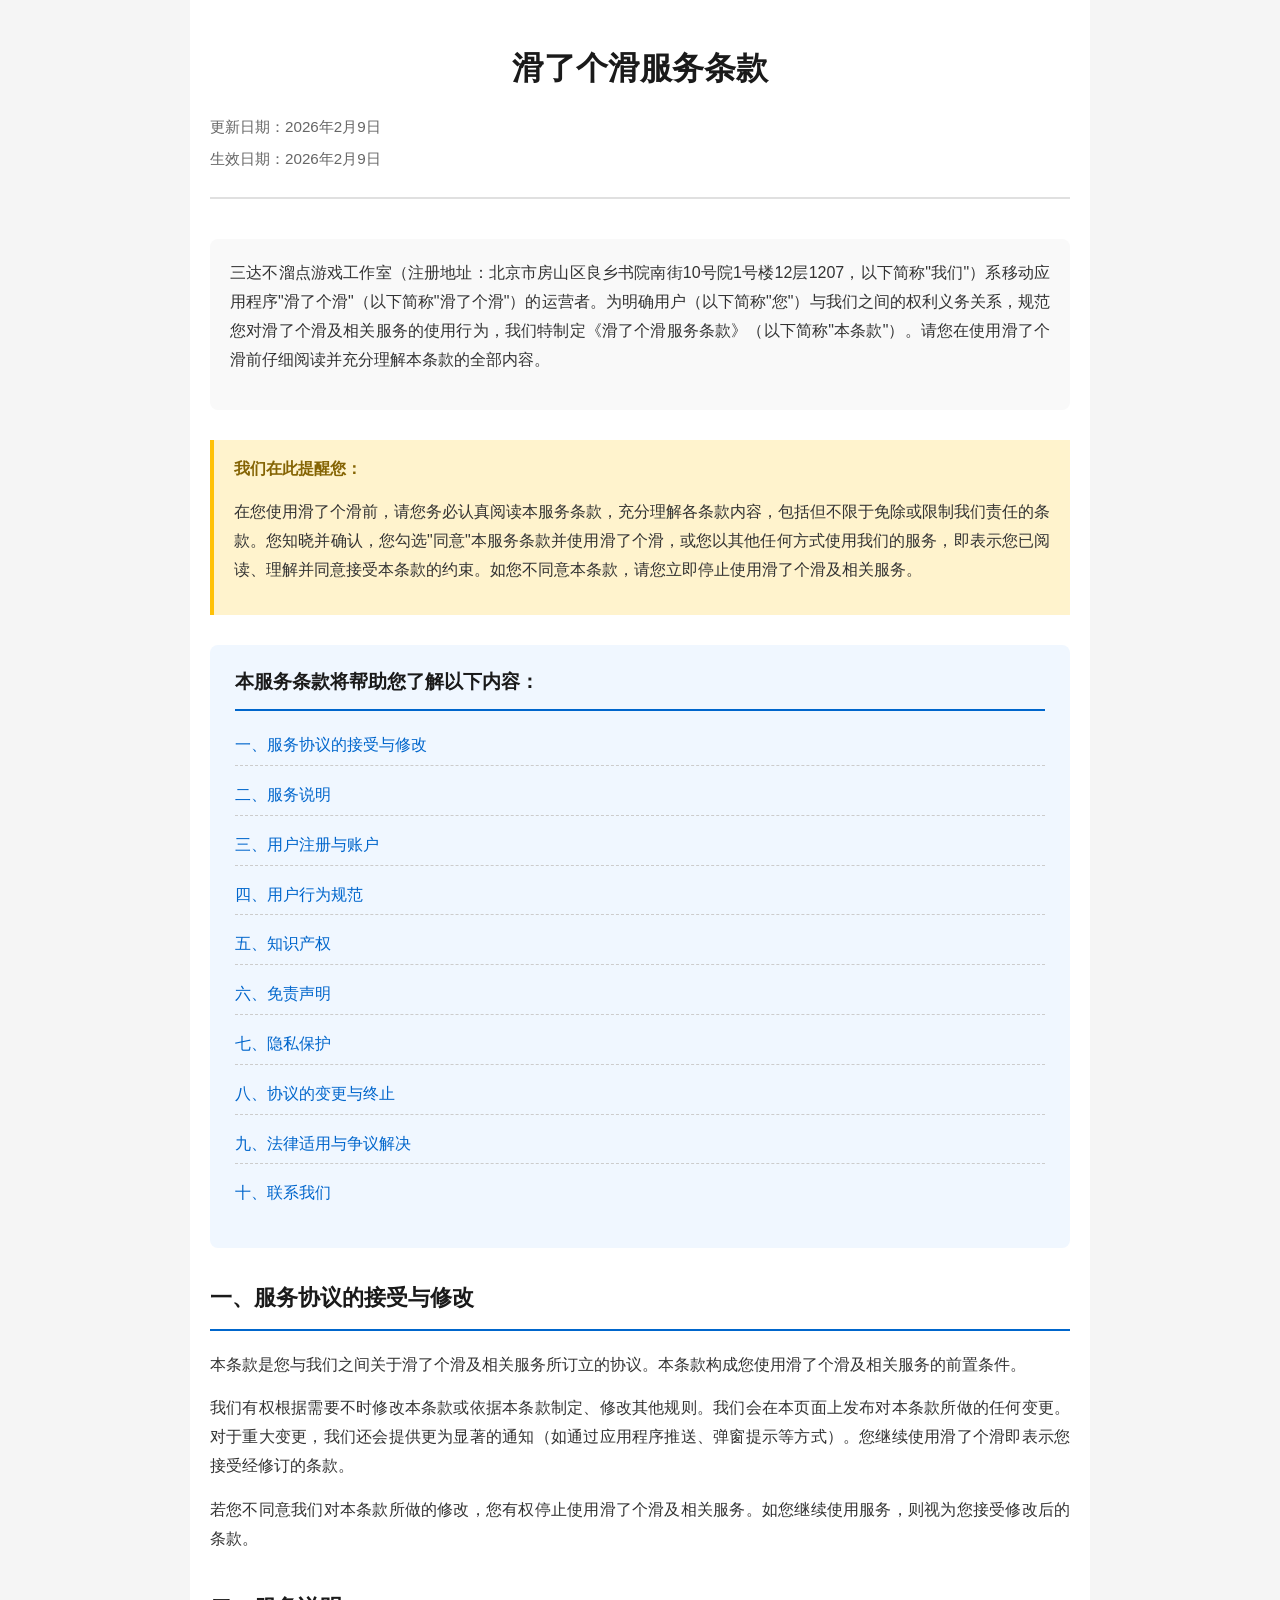
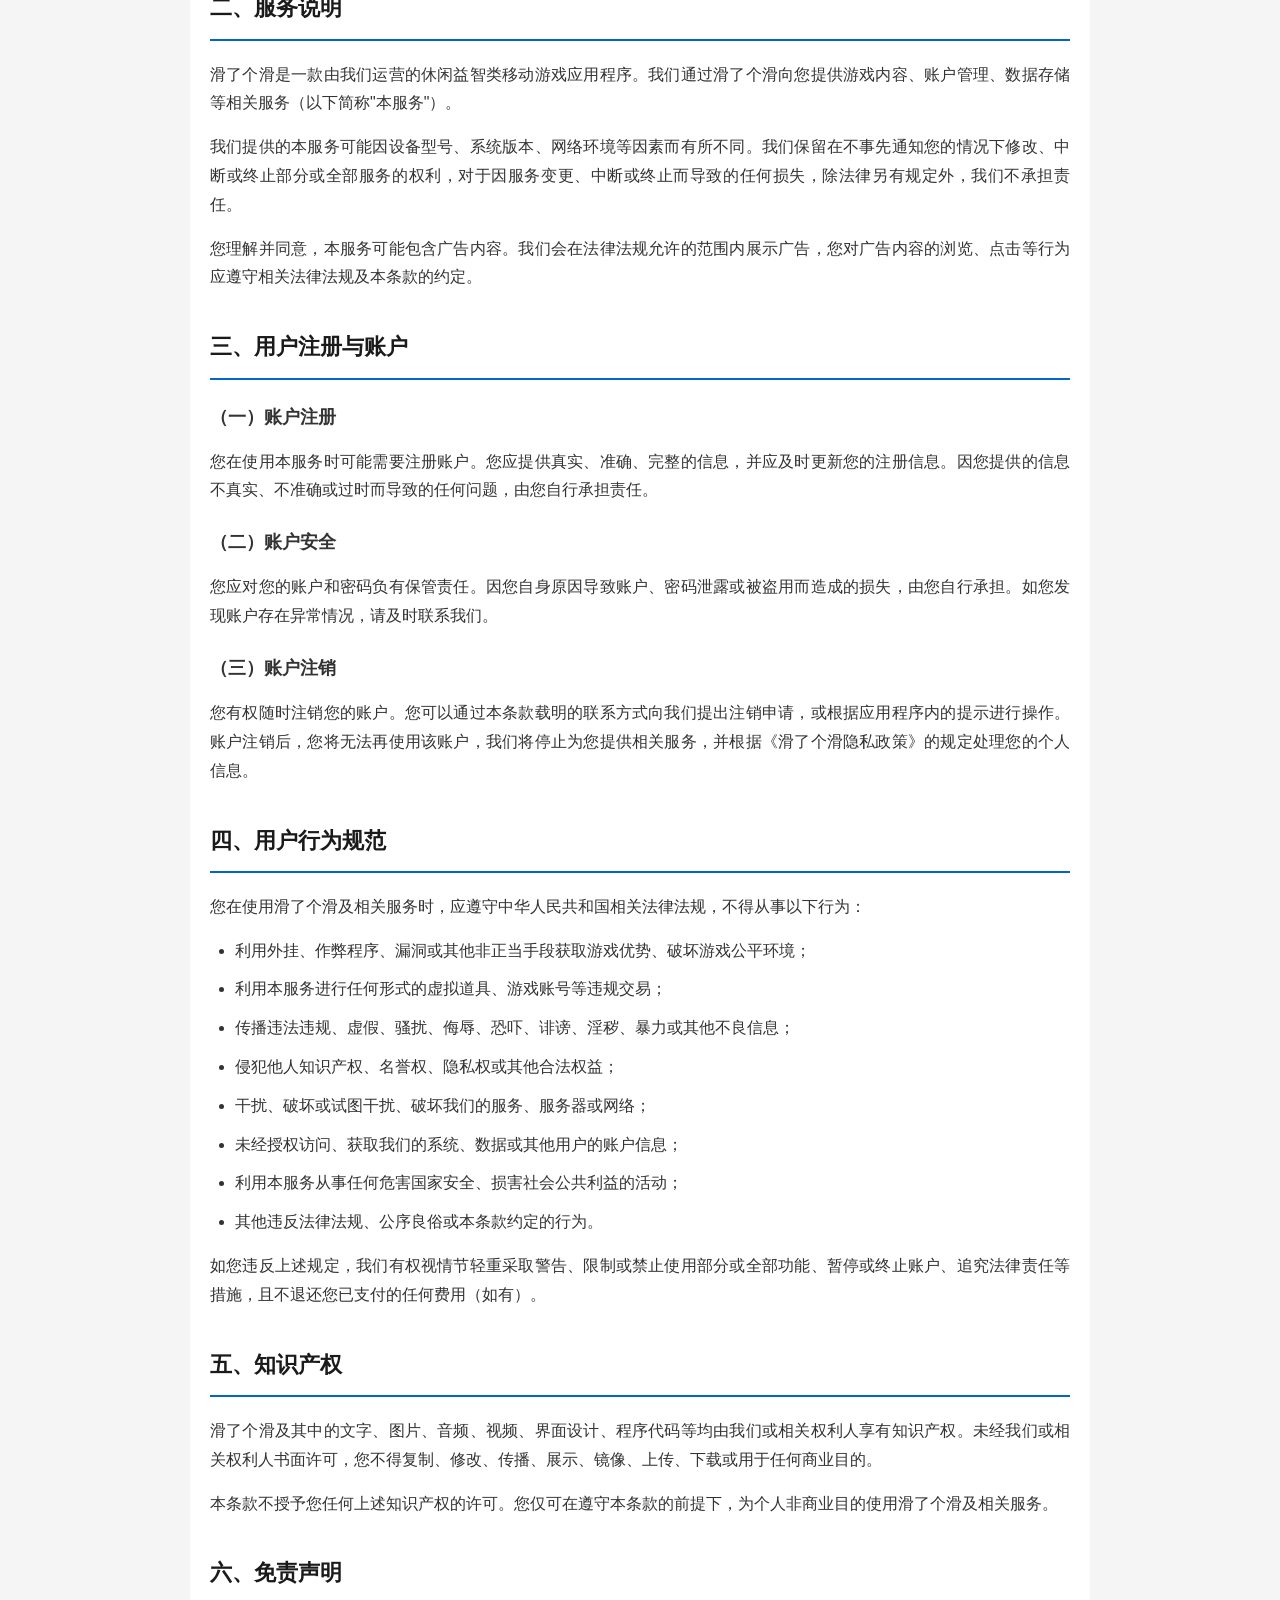
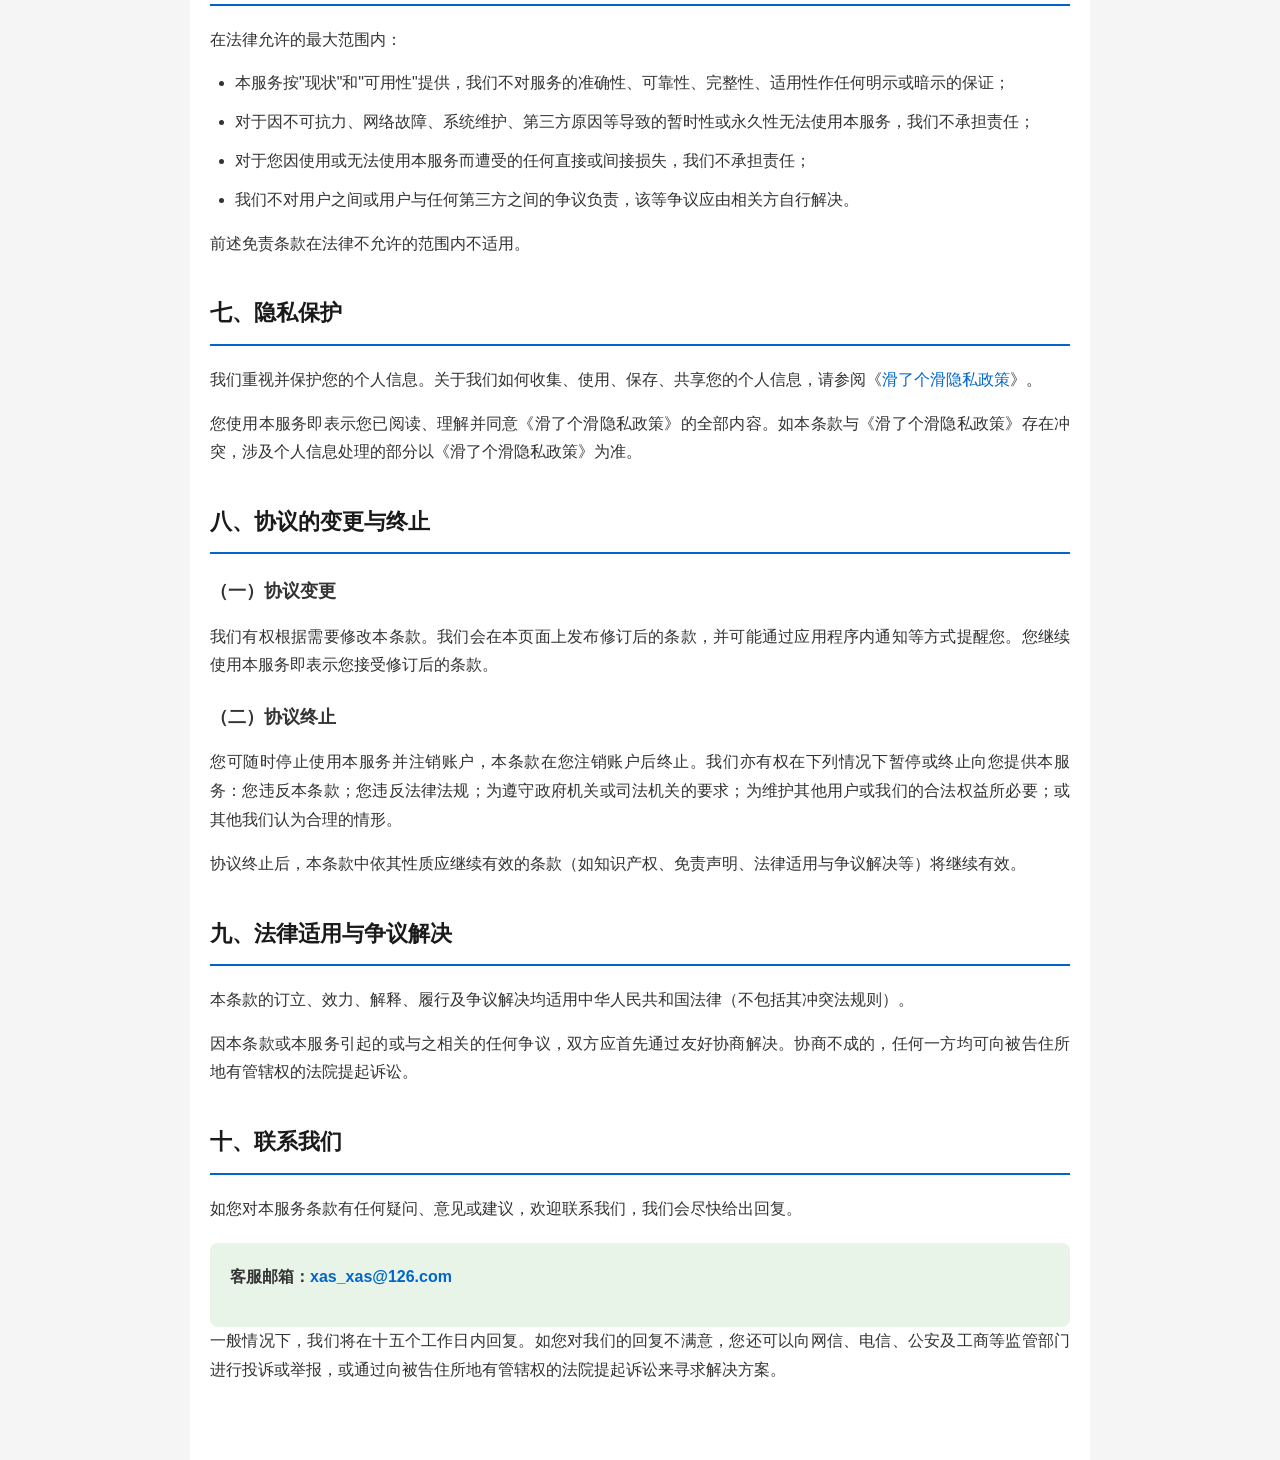
<file: slideit/term-of-service/index.html>
<!DOCTYPE html>
<html lang="zh-CN">
<head>
    <meta charset="UTF-8">
    <meta name="viewport" content="width=device-width, initial-scale=1.0">
    <title>滑了个滑服务条款</title>
    <style>
        * {
            margin: 0;
            padding: 0;
            box-sizing: border-box;
        }
        body {
            font-family: -apple-system, BlinkMacSystemFont, "Segoe UI", Roboto, "Helvetica Neue", Arial, "Noto Sans SC", sans-serif;
            line-height: 1.8;
            color: #333;
            background-color: #f5f5f5;
        }
        .container {
            max-width: 900px;
            margin: 0 auto;
            padding: 40px 20px;
            background-color: #fff;
            min-height: 100vh;
        }
        header {
            text-align: center;
            margin-bottom: 40px;
            padding-bottom: 20px;
            border-bottom: 2px solid #e0e0e0;
        }
        h1 {
            font-size: 2em;
            color: #1a1a1a;
            margin-bottom: 15px;
        }
        .date-info {
            color: #666;
            font-size: 0.95em;
        }
        .date-info p {
            margin: 5px 0;
        }
        .intro {
            background-color: #f9f9f9;
            padding: 20px;
            border-radius: 8px;
            margin-bottom: 30px;
        }
        .intro p {
            margin-bottom: 15px;
        }
        .reminder {
            background-color: #fff3cd;
            border-left: 4px solid #ffc107;
            padding: 15px 20px;
            margin-bottom: 30px;
        }
        .reminder strong {
            color: #856404;
        }
        .toc {
            background-color: #f0f7ff;
            padding: 20px 25px;
            border-radius: 8px;
            margin-bottom: 30px;
        }
        .toc h2 {
            font-size: 1.2em;
            margin-bottom: 15px;
            color: #1a1a1a;
        }
        .toc ul {
            list-style: none;
            padding-left: 0;
        }
        .toc li {
            padding: 5px 0;
            border-bottom: 1px dashed #ccc;
        }
        .toc li:last-child {
            border-bottom: none;
        }
        .toc a {
            color: #0066cc;
            text-decoration: none;
        }
        .toc a:hover {
            text-decoration: underline;
        }
        section {
            margin-bottom: 35px;
        }
        h2 {
            font-size: 1.4em;
            color: #1a1a1a;
            margin-bottom: 20px;
            padding-bottom: 10px;
            border-bottom: 2px solid #0066cc;
        }
        h3 {
            font-size: 1.15em;
            color: #333;
            margin: 20px 0 15px 0;
        }
        h4 {
            font-size: 1.05em;
            color: #444;
            margin: 15px 0 10px 0;
        }
        p {
            margin-bottom: 15px;
            text-align: justify;
        }
        ul, ol {
            margin: 15px 0;
            padding-left: 25px;
        }
        li {
            margin-bottom: 10px;
        }
        table {
            width: 100%;
            border-collapse: collapse;
            margin: 20px 0;
            font-size: 0.95em;
        }
        th, td {
            border: 1px solid #ddd;
            padding: 12px;
            text-align: left;
        }
        th {
            background-color: #f0f7ff;
            font-weight: 600;
        }
        tr:nth-child(even) {
            background-color: #f9f9f9;
        }
        a {
            color: #0066cc;
            text-decoration: none;
        }
        a:hover {
            text-decoration: underline;
        }
        .contact-info {
            background-color: #e8f4e8;
            padding: 20px;
            border-radius: 8px;
            margin-top: 20px;
        }
        .contact-info a {
            font-weight: 600;
        }
        @media (max-width: 768px) {
            .container {
                padding: 20px 15px;
            }
            h1 {
                font-size: 1.6em;
            }
            h2 {
                font-size: 1.25em;
            }
            table {
                font-size: 0.85em;
            }
            th, td {
                padding: 8px;
            }
        }
    </style>
</head>
<body>
    <div class="container">
        <header>
            <h1>滑了个滑服务条款</h1>
            <div class="date-info">
                <p>更新日期：2026年2月9日</p>
                <p>生效日期：2026年2月9日</p>
            </div>
        </header>

        <div class="intro">
            <p>三达不溜点游戏工作室（注册地址：北京市房山区良乡书院南街10号院1号楼12层1207，以下简称"我们"）系移动应用程序"滑了个滑"（以下简称"滑了个滑"）的运营者。为明确用户（以下简称"您"）与我们之间的权利义务关系，规范您对滑了个滑及相关服务的使用行为，我们特制定《滑了个滑服务条款》（以下简称"本条款"）。请您在使用滑了个滑前仔细阅读并充分理解本条款的全部内容。</p>
        </div>

        <div class="reminder">
            <p><strong>我们在此提醒您：</strong></p>
            <p>在您使用滑了个滑前，请您务必认真阅读本服务条款，充分理解各条款内容，包括但不限于免除或限制我们责任的条款。您知晓并确认，您勾选"同意"本服务条款并使用滑了个滑，或您以其他任何方式使用我们的服务，即表示您已阅读、理解并同意接受本条款的约束。如您不同意本条款，请您立即停止使用滑了个滑及相关服务。</p>
        </div>

        <nav class="toc">
            <h2>本服务条款将帮助您了解以下内容：</h2>
            <ul>
                <li><a href="#section1">一、服务协议的接受与修改</a></li>
                <li><a href="#section2">二、服务说明</a></li>
                <li><a href="#section3">三、用户注册与账户</a></li>
                <li><a href="#section4">四、用户行为规范</a></li>
                <li><a href="#section5">五、知识产权</a></li>
                <li><a href="#section6">六、免责声明</a></li>
                <li><a href="#section7">七、隐私保护</a></li>
                <li><a href="#section8">八、协议的变更与终止</a></li>
                <li><a href="#section9">九、法律适用与争议解决</a></li>
                <li><a href="#section10">十、联系我们</a></li>
            </ul>
        </nav>

        <section id="section1">
            <h2>一、服务协议的接受与修改</h2>
            <p>本条款是您与我们之间关于滑了个滑及相关服务所订立的协议。本条款构成您使用滑了个滑及相关服务的前置条件。</p>
            <p>我们有权根据需要不时修改本条款或依据本条款制定、修改其他规则。我们会在本页面上发布对本条款所做的任何变更。对于重大变更，我们还会提供更为显著的通知（如通过应用程序推送、弹窗提示等方式）。您继续使用滑了个滑即表示您接受经修订的条款。</p>
            <p>若您不同意我们对本条款所做的修改，您有权停止使用滑了个滑及相关服务。如您继续使用服务，则视为您接受修改后的条款。</p>
        </section>

        <section id="section2">
            <h2>二、服务说明</h2>
            <p>滑了个滑是一款由我们运营的休闲益智类移动游戏应用程序。我们通过滑了个滑向您提供游戏内容、账户管理、数据存储等相关服务（以下简称"本服务"）。</p>
            <p>我们提供的本服务可能因设备型号、系统版本、网络环境等因素而有所不同。我们保留在不事先通知您的情况下修改、中断或终止部分或全部服务的权利，对于因服务变更、中断或终止而导致的任何损失，除法律另有规定外，我们不承担责任。</p>
            <p>您理解并同意，本服务可能包含广告内容。我们会在法律法规允许的范围内展示广告，您对广告内容的浏览、点击等行为应遵守相关法律法规及本条款的约定。</p>
        </section>

        <section id="section3">
            <h2>三、用户注册与账户</h2>
            <h3>（一）账户注册</h3>
            <p>您在使用本服务时可能需要注册账户。您应提供真实、准确、完整的信息，并应及时更新您的注册信息。因您提供的信息不真实、不准确或过时而导致的任何问题，由您自行承担责任。</p>
            <h3>（二）账户安全</h3>
            <p>您应对您的账户和密码负有保管责任。因您自身原因导致账户、密码泄露或被盗用而造成的损失，由您自行承担。如您发现账户存在异常情况，请及时联系我们。</p>
            <h3>（三）账户注销</h3>
            <p>您有权随时注销您的账户。您可以通过本条款载明的联系方式向我们提出注销申请，或根据应用程序内的提示进行操作。账户注销后，您将无法再使用该账户，我们将停止为您提供相关服务，并根据《滑了个滑隐私政策》的规定处理您的个人信息。</p>
        </section>

        <section id="section4">
            <h2>四、用户行为规范</h2>
            <p>您在使用滑了个滑及相关服务时，应遵守中华人民共和国相关法律法规，不得从事以下行为：</p>
            <ul>
                <li>利用外挂、作弊程序、漏洞或其他非正当手段获取游戏优势、破坏游戏公平环境；</li>
                <li>利用本服务进行任何形式的虚拟道具、游戏账号等违规交易；</li>
                <li>传播违法违规、虚假、骚扰、侮辱、恐吓、诽谤、淫秽、暴力或其他不良信息；</li>
                <li>侵犯他人知识产权、名誉权、隐私权或其他合法权益；</li>
                <li>干扰、破坏或试图干扰、破坏我们的服务、服务器或网络；</li>
                <li>未经授权访问、获取我们的系统、数据或其他用户的账户信息；</li>
                <li>利用本服务从事任何危害国家安全、损害社会公共利益的活动；</li>
                <li>其他违反法律法规、公序良俗或本条款约定的行为。</li>
            </ul>
            <p>如您违反上述规定，我们有权视情节轻重采取警告、限制或禁止使用部分或全部功能、暂停或终止账户、追究法律责任等措施，且不退还您已支付的任何费用（如有）。</p>
        </section>

        <section id="section5">
            <h2>五、知识产权</h2>
            <p>滑了个滑及其中的文字、图片、音频、视频、界面设计、程序代码等均由我们或相关权利人享有知识产权。未经我们或相关权利人书面许可，您不得复制、修改、传播、展示、镜像、上传、下载或用于任何商业目的。</p>
            <p>本条款不授予您任何上述知识产权的许可。您仅可在遵守本条款的前提下，为个人非商业目的使用滑了个滑及相关服务。</p>
        </section>

        <section id="section6">
            <h2>六、免责声明</h2>
            <p>在法律允许的最大范围内：</p>
            <ul>
                <li>本服务按"现状"和"可用性"提供，我们不对服务的准确性、可靠性、完整性、适用性作任何明示或暗示的保证；</li>
                <li>对于因不可抗力、网络故障、系统维护、第三方原因等导致的暂时性或永久性无法使用本服务，我们不承担责任；</li>
                <li>对于您因使用或无法使用本服务而遭受的任何直接或间接损失，我们不承担责任；</li>
                <li>我们不对用户之间或用户与任何第三方之间的争议负责，该等争议应由相关方自行解决。</li>
            </ul>
            <p>前述免责条款在法律不允许的范围内不适用。</p>
        </section>

        <section id="section7">
            <h2>七、隐私保护</h2>
            <p>我们重视并保护您的个人信息。关于我们如何收集、使用、保存、共享您的个人信息，请参阅《<a href="../privacy-policy/index.html">滑了个滑隐私政策</a>》。</p>
            <p>您使用本服务即表示您已阅读、理解并同意《滑了个滑隐私政策》的全部内容。如本条款与《滑了个滑隐私政策》存在冲突，涉及个人信息处理的部分以《滑了个滑隐私政策》为准。</p>
        </section>

        <section id="section8">
            <h2>八、协议的变更与终止</h2>
            <h3>（一）协议变更</h3>
            <p>我们有权根据需要修改本条款。我们会在本页面上发布修订后的条款，并可能通过应用程序内通知等方式提醒您。您继续使用本服务即表示您接受修订后的条款。</p>
            <h3>（二）协议终止</h3>
            <p>您可随时停止使用本服务并注销账户，本条款在您注销账户后终止。我们亦有权在下列情况下暂停或终止向您提供本服务：您违反本条款；您违反法律法规；为遵守政府机关或司法机关的要求；为维护其他用户或我们的合法权益所必要；或其他我们认为合理的情形。</p>
            <p>协议终止后，本条款中依其性质应继续有效的条款（如知识产权、免责声明、法律适用与争议解决等）将继续有效。</p>
        </section>

        <section id="section9">
            <h2>九、法律适用与争议解决</h2>
            <p>本条款的订立、效力、解释、履行及争议解决均适用中华人民共和国法律（不包括其冲突法规则）。</p>
            <p>因本条款或本服务引起的或与之相关的任何争议，双方应首先通过友好协商解决。协商不成的，任何一方均可向被告住所地有管辖权的法院提起诉讼。</p>
        </section>

        <section id="section10">
            <h2>十、联系我们</h2>
            <p>如您对本服务条款有任何疑问、意见或建议，欢迎联系我们，我们会尽快给出回复。</p>
            <div class="contact-info">
                <p><strong>客服邮箱：</strong><a href="mailto:xas_xas@126.com">xas_xas@126.com</a></p>
            </div>
            <p>一般情况下，我们将在十五个工作日内回复。如您对我们的回复不满意，您还可以向网信、电信、公安及工商等监管部门进行投诉或举报，或通过向被告住所地有管辖权的法院提起诉讼来寻求解决方案。</p>
        </section>
    </div>
</body>
</html>
</file>
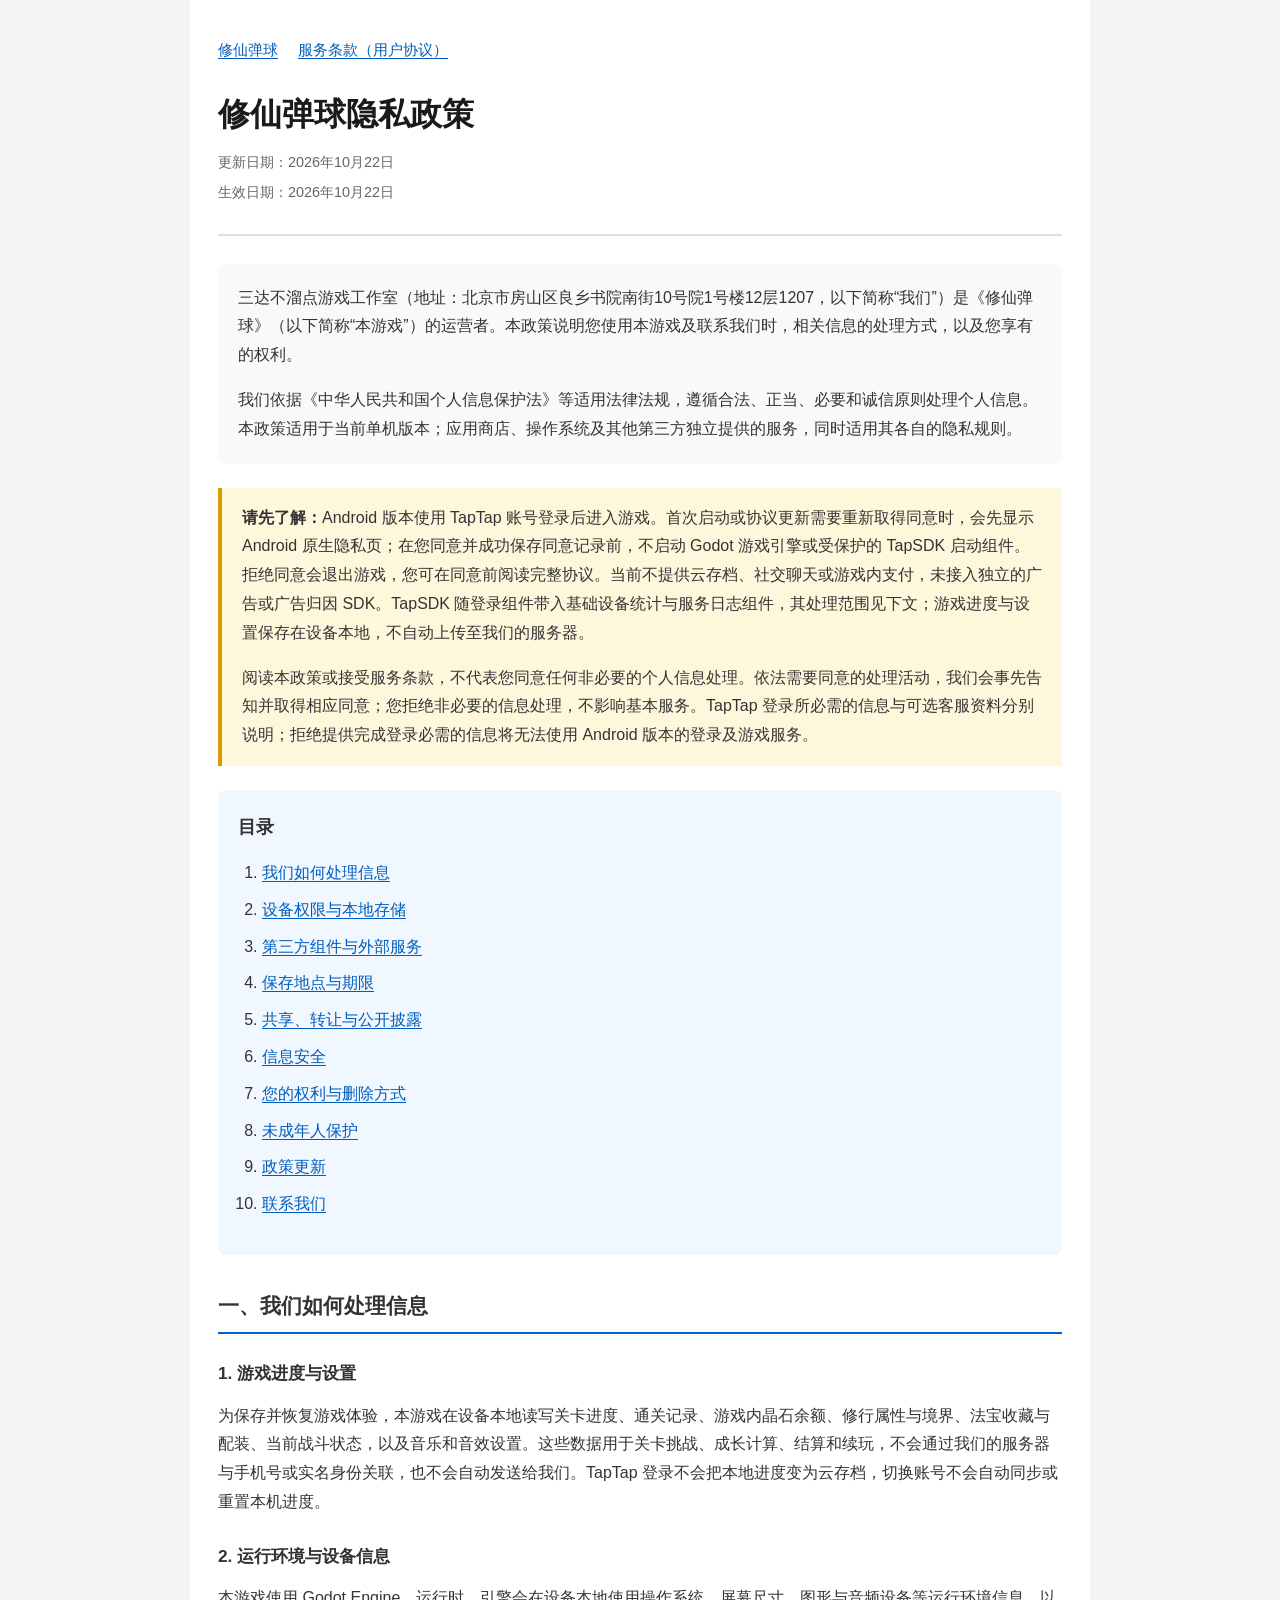
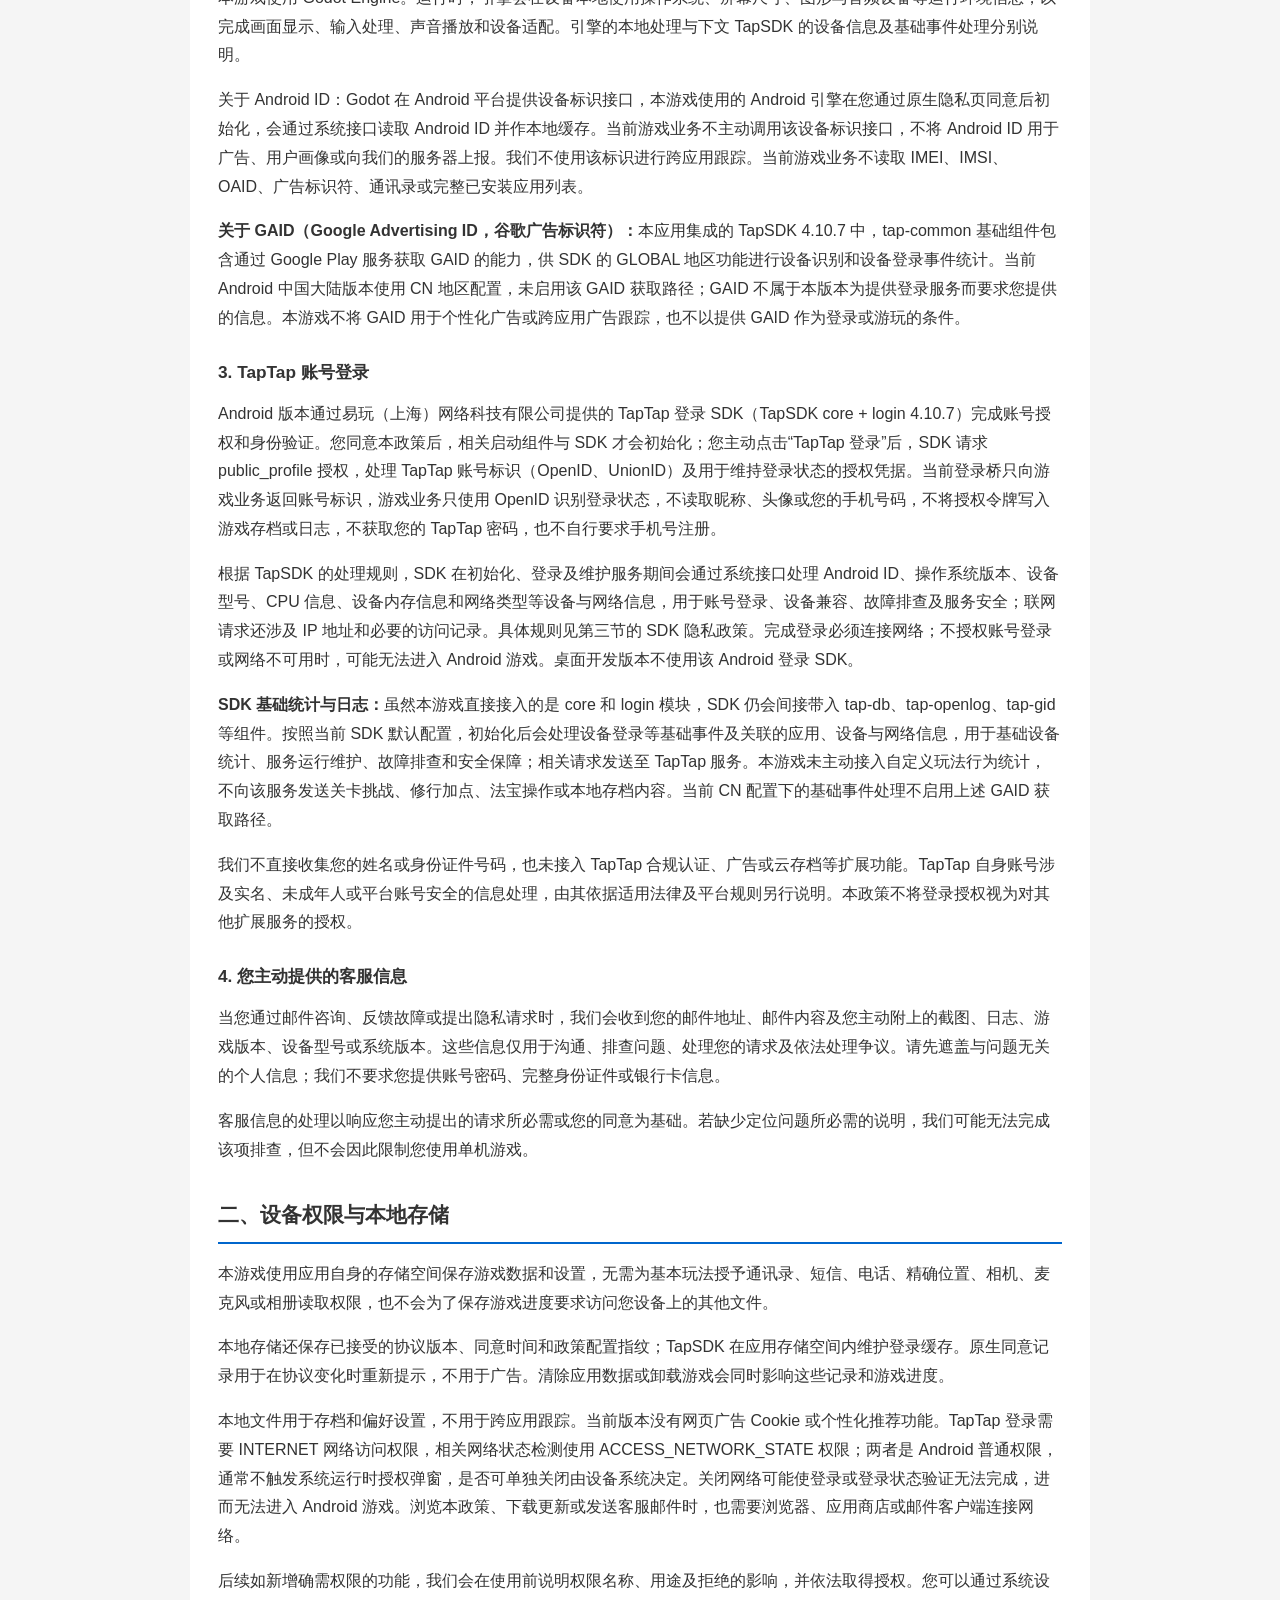
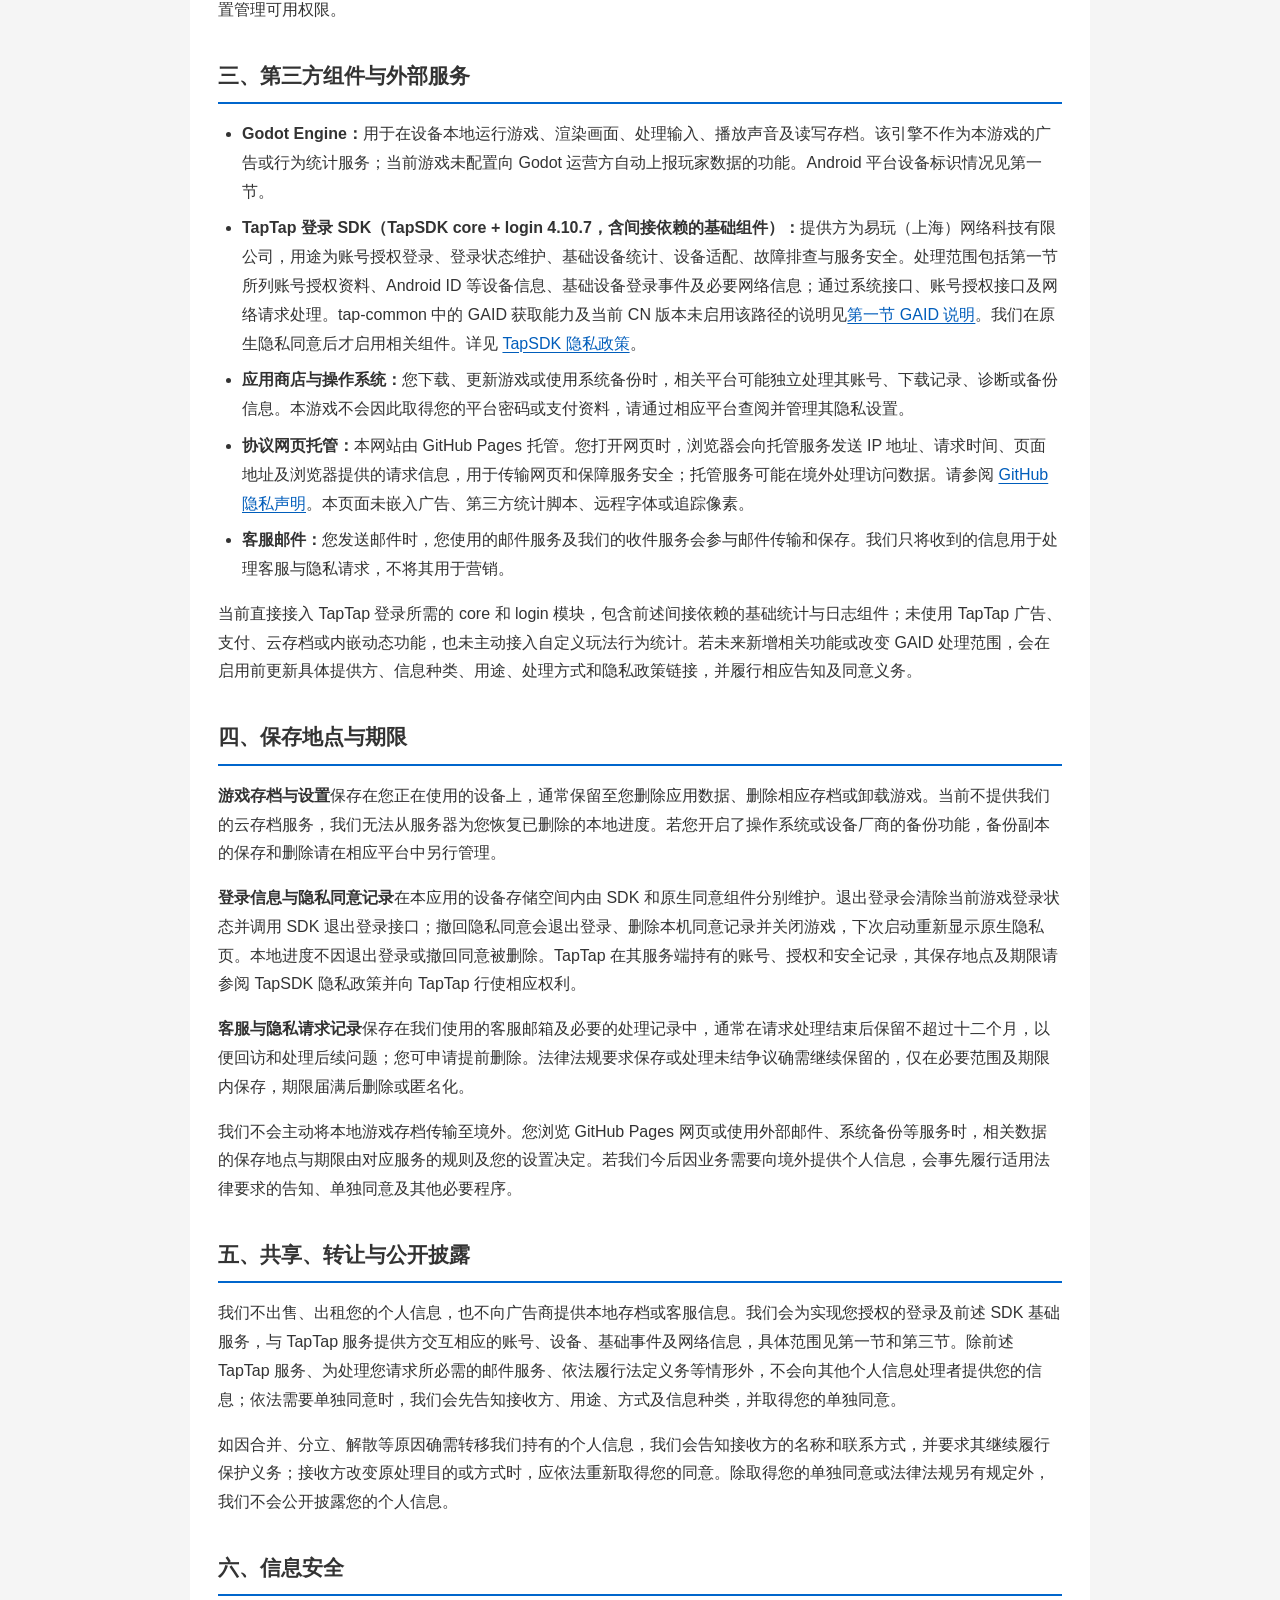
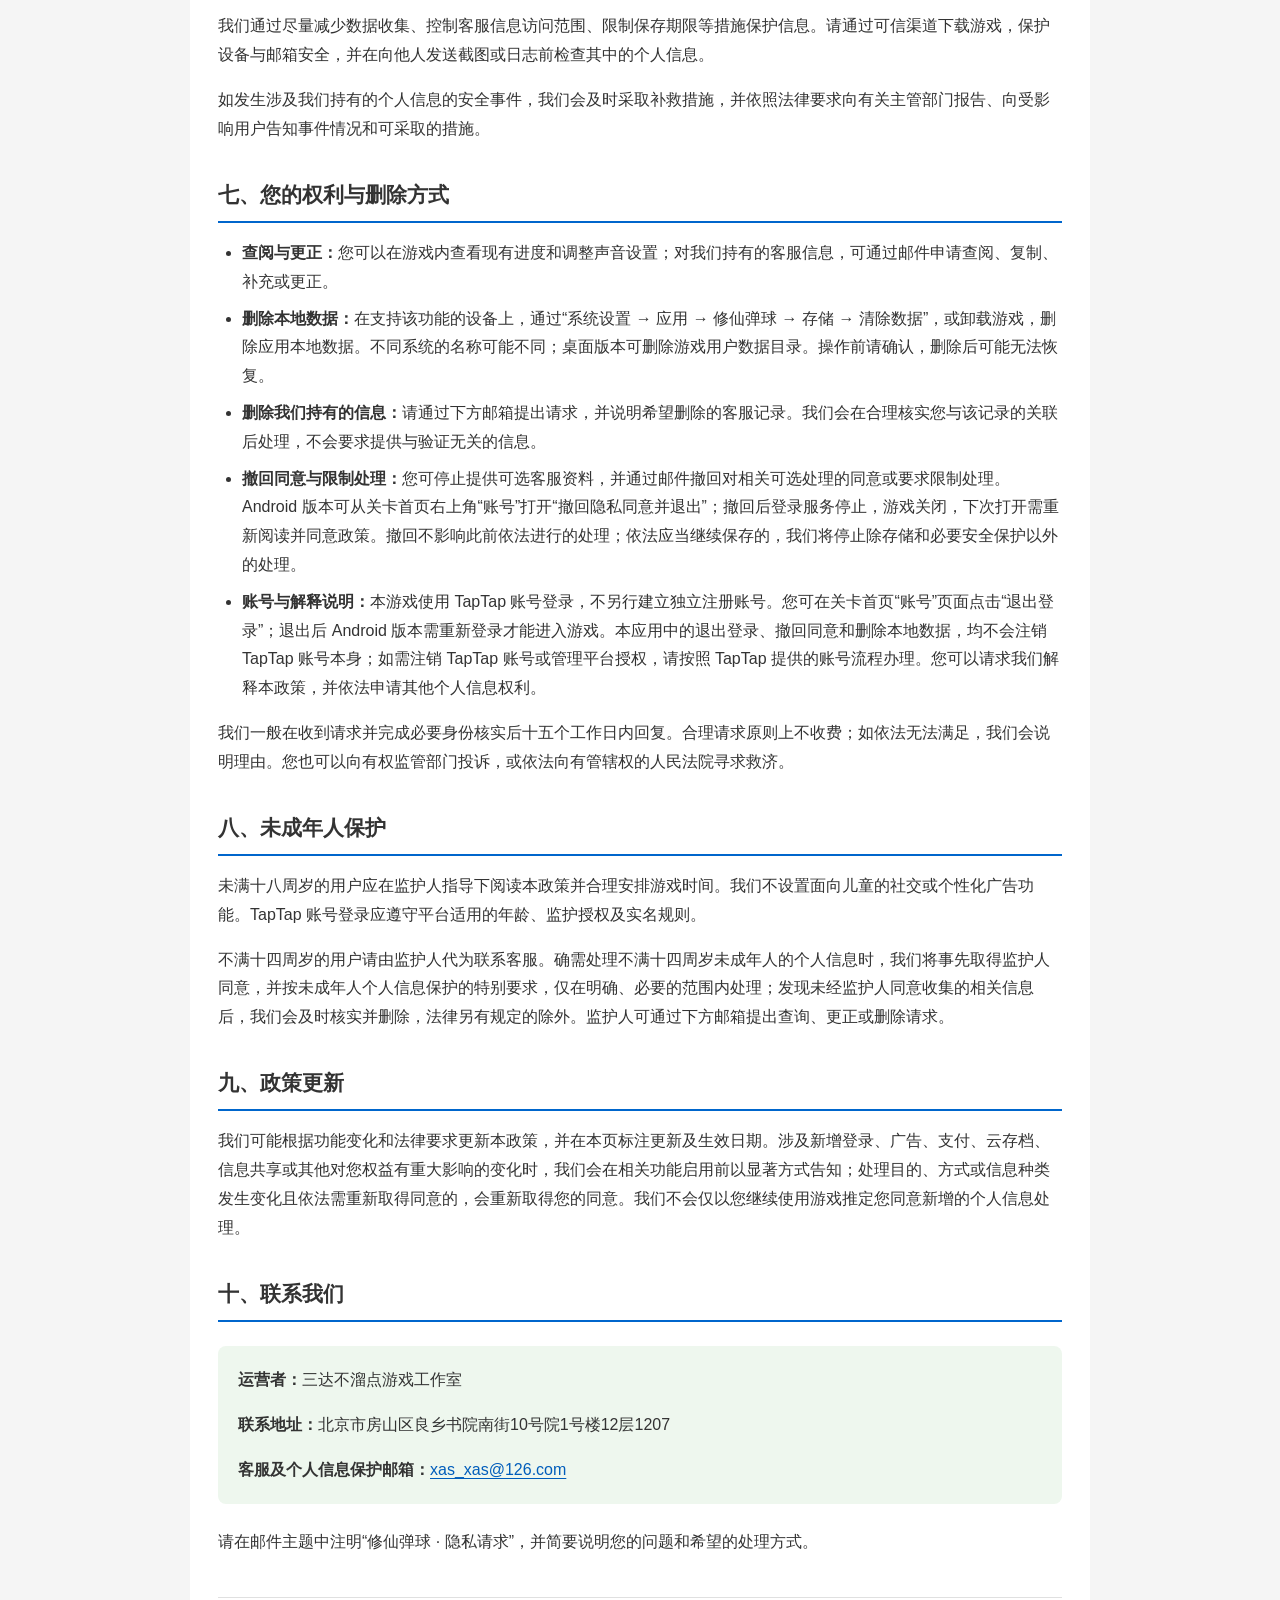
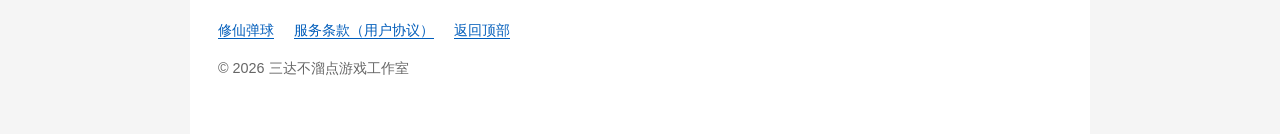
<file: xiuxiandanqiu/privacy-policy/index.html>
<!DOCTYPE html>
<html lang="zh-CN">
<head>
    <meta charset="UTF-8">
    <meta name="viewport" content="width=device-width, initial-scale=1.0">
    <meta name="description" content="修仙弹球隐私政策，说明 TapTap 登录、原生隐私同意、本地存档、Android ID、GAID 处理范围、SDK 基础统计与用户权利。">
    <title>修仙弹球隐私政策</title>
    <link rel="canonical" href="https://www.3dabuliudian.com/xiuxiandanqiu/privacy-policy/">
    <link rel="stylesheet" href="../styles.css">
</head>
<body>
    <main class="container">
        <nav class="page-nav" aria-label="页面导航">
            <a href="../">修仙弹球</a>
            <a href="../term-of-service/">服务条款（用户协议）</a>
        </nav>
        <header>
            <h1>修仙弹球隐私政策</h1>
            <div class="date-info">
                <p>更新日期：<time datetime="2026-10-22">2026年10月22日</time></p>
                <p>生效日期：<time datetime="2026-10-22">2026年10月22日</time></p>
            </div>
        </header>
        <div class="intro">
            <p>三达不溜点游戏工作室（地址：北京市房山区良乡书院南街10号院1号楼12层1207，以下简称“我们”）是《修仙弹球》（以下简称“本游戏”）的运营者。本政策说明您使用本游戏及联系我们时，相关信息的处理方式，以及您享有的权利。</p>
            <p>我们依据《中华人民共和国个人信息保护法》等适用法律法规，遵循合法、正当、必要和诚信原则处理个人信息。本政策适用于当前单机版本；应用商店、操作系统及其他第三方独立提供的服务，同时适用其各自的隐私规则。</p>
        </div>
        <div class="reminder">
            <p><strong>请先了解：</strong>Android 版本使用 TapTap 账号登录后进入游戏。首次启动或协议更新需要重新取得同意时，会先显示 Android 原生隐私页；在您同意并成功保存同意记录前，不启动 Godot 游戏引擎或受保护的 TapSDK 启动组件。拒绝同意会退出游戏，您可在同意前阅读完整协议。当前不提供云存档、社交聊天或游戏内支付，未接入独立的广告或广告归因 SDK。TapSDK 随登录组件带入基础设备统计与服务日志组件，其处理范围见下文；游戏进度与设置保存在设备本地，不自动上传至我们的服务器。</p>
            <p>阅读本政策或接受服务条款，不代表您同意任何非必要的个人信息处理。依法需要同意的处理活动，我们会事先告知并取得相应同意；您拒绝非必要的信息处理，不影响基本服务。TapTap 登录所必需的信息与可选客服资料分别说明；拒绝提供完成登录必需的信息将无法使用 Android 版本的登录及游戏服务。</p>
        </div>
        <nav class="toc" aria-label="隐私政策目录">
            <h2>目录</h2>
            <ol>
                <li><a href="#information">我们如何处理信息</a></li>
                <li><a href="#permissions">设备权限与本地存储</a></li>
                <li><a href="#third-parties">第三方组件与外部服务</a></li>
                <li><a href="#retention">保存地点与期限</a></li>
                <li><a href="#sharing">共享、转让与公开披露</a></li>
                <li><a href="#security">信息安全</a></li>
                <li><a href="#rights">您的权利与删除方式</a></li>
                <li><a href="#children">未成年人保护</a></li>
                <li><a href="#updates">政策更新</a></li>
                <li><a href="#contact">联系我们</a></li>
            </ol>
        </nav>
        <section id="information">
            <h2>一、我们如何处理信息</h2>
            <h3>1. 游戏进度与设置</h3>
            <p>为保存并恢复游戏体验，本游戏在设备本地读写关卡进度、通关记录、游戏内晶石余额、修行属性与境界、法宝收藏与配装、当前战斗状态，以及音乐和音效设置。这些数据用于关卡挑战、成长计算、结算和续玩，不会通过我们的服务器与手机号或实名身份关联，也不会自动发送给我们。TapTap 登录不会把本地进度变为云存档，切换账号不会自动同步或重置本机进度。</p>
            <h3>2. 运行环境与设备信息</h3>
            <p>本游戏使用 Godot Engine。运行时，引擎会在设备本地使用操作系统、屏幕尺寸、图形与音频设备等运行环境信息，以完成画面显示、输入处理、声音播放和设备适配。引擎的本地处理与下文 TapSDK 的设备信息及基础事件处理分别说明。</p>
            <p>关于 Android ID：Godot 在 Android 平台提供设备标识接口，本游戏使用的 Android 引擎在您通过原生隐私页同意后初始化，会通过系统接口读取 Android ID 并作本地缓存。当前游戏业务不主动调用该设备标识接口，不将 Android ID 用于广告、用户画像或向我们的服务器上报。我们不使用该标识进行跨应用跟踪。当前游戏业务不读取 IMEI、IMSI、OAID、广告标识符、通讯录或完整已安装应用列表。</p>
            <p id="gaid"><strong>关于 GAID（Google Advertising ID，谷歌广告标识符）：</strong>本应用集成的 TapSDK 4.10.7 中，tap-common 基础组件包含通过 Google Play 服务获取 GAID 的能力，供 SDK 的 GLOBAL 地区功能进行设备识别和设备登录事件统计。当前 Android 中国大陆版本使用 CN 地区配置，未启用该 GAID 获取路径；GAID 不属于本版本为提供登录服务而要求您提供的信息。本游戏不将 GAID 用于个性化广告或跨应用广告跟踪，也不以提供 GAID 作为登录或游玩的条件。</p>
            <h3>3. TapTap 账号登录</h3>
            <p>Android 版本通过易玩（上海）网络科技有限公司提供的 TapTap 登录 SDK（TapSDK core + login 4.10.7）完成账号授权和身份验证。您同意本政策后，相关启动组件与 SDK 才会初始化；您主动点击“TapTap 登录”后，SDK 请求 public_profile 授权，处理 TapTap 账号标识（OpenID、UnionID）及用于维持登录状态的授权凭据。当前登录桥只向游戏业务返回账号标识，游戏业务只使用 OpenID 识别登录状态，不读取昵称、头像或您的手机号码，不将授权令牌写入游戏存档或日志，不获取您的 TapTap 密码，也不自行要求手机号注册。</p>
            <p>根据 TapSDK 的处理规则，SDK 在初始化、登录及维护服务期间会通过系统接口处理 Android ID、操作系统版本、设备型号、CPU 信息、设备内存信息和网络类型等设备与网络信息，用于账号登录、设备兼容、故障排查及服务安全；联网请求还涉及 IP 地址和必要的访问记录。具体规则见第三节的 SDK 隐私政策。完成登录必须连接网络；不授权账号登录或网络不可用时，可能无法进入 Android 游戏。桌面开发版本不使用该 Android 登录 SDK。</p>
            <p><strong>SDK 基础统计与日志：</strong>虽然本游戏直接接入的是 core 和 login 模块，SDK 仍会间接带入 tap-db、tap-openlog、tap-gid 等组件。按照当前 SDK 默认配置，初始化后会处理设备登录等基础事件及关联的应用、设备与网络信息，用于基础设备统计、服务运行维护、故障排查和安全保障；相关请求发送至 TapTap 服务。本游戏未主动接入自定义玩法行为统计，不向该服务发送关卡挑战、修行加点、法宝操作或本地存档内容。当前 CN 配置下的基础事件处理不启用上述 GAID 获取路径。</p>
            <p>我们不直接收集您的姓名或身份证件号码，也未接入 TapTap 合规认证、广告或云存档等扩展功能。TapTap 自身账号涉及实名、未成年人或平台账号安全的信息处理，由其依据适用法律及平台规则另行说明。本政策不将登录授权视为对其他扩展服务的授权。</p>
            <h3>4. 您主动提供的客服信息</h3>
            <p>当您通过邮件咨询、反馈故障或提出隐私请求时，我们会收到您的邮件地址、邮件内容及您主动附上的截图、日志、游戏版本、设备型号或系统版本。这些信息仅用于沟通、排查问题、处理您的请求及依法处理争议。请先遮盖与问题无关的个人信息；我们不要求您提供账号密码、完整身份证件或银行卡信息。</p>
            <p>客服信息的处理以响应您主动提出的请求所必需或您的同意为基础。若缺少定位问题所必需的说明，我们可能无法完成该项排查，但不会因此限制您使用单机游戏。</p>
        </section>
        <section id="permissions">
            <h2>二、设备权限与本地存储</h2>
            <p>本游戏使用应用自身的存储空间保存游戏数据和设置，无需为基本玩法授予通讯录、短信、电话、精确位置、相机、麦克风或相册读取权限，也不会为了保存游戏进度要求访问您设备上的其他文件。</p>
            <p>本地存储还保存已接受的协议版本、同意时间和政策配置指纹；TapSDK 在应用存储空间内维护登录缓存。原生同意记录用于在协议变化时重新提示，不用于广告。清除应用数据或卸载游戏会同时影响这些记录和游戏进度。</p>
            <p>本地文件用于存档和偏好设置，不用于跨应用跟踪。当前版本没有网页广告 Cookie 或个性化推荐功能。TapTap 登录需要 INTERNET 网络访问权限，相关网络状态检测使用 ACCESS_NETWORK_STATE 权限；两者是 Android 普通权限，通常不触发系统运行时授权弹窗，是否可单独关闭由设备系统决定。关闭网络可能使登录或登录状态验证无法完成，进而无法进入 Android 游戏。浏览本政策、下载更新或发送客服邮件时，也需要浏览器、应用商店或邮件客户端连接网络。</p>
            <p>后续如新增确需权限的功能，我们会在使用前说明权限名称、用途及拒绝的影响，并依法取得授权。您可以通过系统设置管理可用权限。</p>
        </section>
        <section id="third-parties">
            <h2>三、第三方组件与外部服务</h2>
            <ul>
                <li><strong>Godot Engine：</strong>用于在设备本地运行游戏、渲染画面、处理输入、播放声音及读写存档。该引擎不作为本游戏的广告或行为统计服务；当前游戏未配置向 Godot 运营方自动上报玩家数据的功能。Android 平台设备标识情况见第一节。</li>
                <li><strong>TapTap 登录 SDK（TapSDK core + login 4.10.7，含间接依赖的基础组件）：</strong>提供方为易玩（上海）网络科技有限公司，用途为账号授权登录、登录状态维护、基础设备统计、设备适配、故障排查与服务安全。处理范围包括第一节所列账号授权资料、Android ID 等设备信息、基础设备登录事件及必要网络信息；通过系统接口、账号授权接口及网络请求处理。tap-common 中的 GAID 获取能力及当前 CN 版本未启用该路径的说明见<a href="#gaid">第一节 GAID 说明</a>。我们在原生隐私同意后才启用相关组件。详见 <a href="https://developer.taptap.cn/docs/sdk/start/agreement/">TapSDK 隐私政策</a>。</li>
                <li><strong>应用商店与操作系统：</strong>您下载、更新游戏或使用系统备份时，相关平台可能独立处理其账号、下载记录、诊断或备份信息。本游戏不会因此取得您的平台密码或支付资料，请通过相应平台查阅并管理其隐私设置。</li>
                <li><strong>协议网页托管：</strong>本网站由 GitHub Pages 托管。您打开网页时，浏览器会向托管服务发送 IP 地址、请求时间、页面地址及浏览器提供的请求信息，用于传输网页和保障服务安全；托管服务可能在境外处理访问数据。请参阅 <a href="https://docs.github.com/en/site-policy/privacy-policies/github-general-privacy-statement">GitHub 隐私声明</a>。本页面未嵌入广告、第三方统计脚本、远程字体或追踪像素。</li>
                <li><strong>客服邮件：</strong>您发送邮件时，您使用的邮件服务及我们的收件服务会参与邮件传输和保存。我们只将收到的信息用于处理客服与隐私请求，不将其用于营销。</li>
            </ul>
            <p>当前直接接入 TapTap 登录所需的 core 和 login 模块，包含前述间接依赖的基础统计与日志组件；未使用 TapTap 广告、支付、云存档或内嵌动态功能，也未主动接入自定义玩法行为统计。若未来新增相关功能或改变 GAID 处理范围，会在启用前更新具体提供方、信息种类、用途、处理方式和隐私政策链接，并履行相应告知及同意义务。</p>
        </section>
        <section id="retention">
            <h2>四、保存地点与期限</h2>
            <p><strong>游戏存档与设置</strong>保存在您正在使用的设备上，通常保留至您删除应用数据、删除相应存档或卸载游戏。当前不提供我们的云存档服务，我们无法从服务器为您恢复已删除的本地进度。若您开启了操作系统或设备厂商的备份功能，备份副本的保存和删除请在相应平台中另行管理。</p>
            <p><strong>登录信息与隐私同意记录</strong>在本应用的设备存储空间内由 SDK 和原生同意组件分别维护。退出登录会清除当前游戏登录状态并调用 SDK 退出登录接口；撤回隐私同意会退出登录、删除本机同意记录并关闭游戏，下次启动重新显示原生隐私页。本地进度不因退出登录或撤回同意被删除。TapTap 在其服务端持有的账号、授权和安全记录，其保存地点及期限请参阅 TapSDK 隐私政策并向 TapTap 行使相应权利。</p>
            <p><strong>客服与隐私请求记录</strong>保存在我们使用的客服邮箱及必要的处理记录中，通常在请求处理结束后保留不超过十二个月，以便回访和处理后续问题；您可申请提前删除。法律法规要求保存或处理未结争议确需继续保留的，仅在必要范围及期限内保存，期限届满后删除或匿名化。</p>
            <p>我们不会主动将本地游戏存档传输至境外。您浏览 GitHub Pages 网页或使用外部邮件、系统备份等服务时，相关数据的保存地点与期限由对应服务的规则及您的设置决定。若我们今后因业务需要向境外提供个人信息，会事先履行适用法律要求的告知、单独同意及其他必要程序。</p>
        </section>
        <section id="sharing">
            <h2>五、共享、转让与公开披露</h2>
            <p>我们不出售、出租您的个人信息，也不向广告商提供本地存档或客服信息。我们会为实现您授权的登录及前述 SDK 基础服务，与 TapTap 服务提供方交互相应的账号、设备、基础事件及网络信息，具体范围见第一节和第三节。除前述 TapTap 服务、为处理您请求所必需的邮件服务、依法履行法定义务等情形外，不会向其他个人信息处理者提供您的信息；依法需要单独同意时，我们会先告知接收方、用途、方式及信息种类，并取得您的单独同意。</p>
            <p>如因合并、分立、解散等原因确需转移我们持有的个人信息，我们会告知接收方的名称和联系方式，并要求其继续履行保护义务；接收方改变原处理目的或方式时，应依法重新取得您的同意。除取得您的单独同意或法律法规另有规定外，我们不会公开披露您的个人信息。</p>
        </section>
        <section id="security">
            <h2>六、信息安全</h2>
            <p>我们通过尽量减少数据收集、控制客服信息访问范围、限制保存期限等措施保护信息。请通过可信渠道下载游戏，保护设备与邮箱安全，并在向他人发送截图或日志前检查其中的个人信息。</p>
            <p>如发生涉及我们持有的个人信息的安全事件，我们会及时采取补救措施，并依照法律要求向有关主管部门报告、向受影响用户告知事件情况和可采取的措施。</p>
        </section>
        <section id="rights">
            <h2>七、您的权利与删除方式</h2>
            <ul>
                <li><strong>查阅与更正：</strong>您可以在游戏内查看现有进度和调整声音设置；对我们持有的客服信息，可通过邮件申请查阅、复制、补充或更正。</li>
                <li><strong>删除本地数据：</strong>在支持该功能的设备上，通过“系统设置 → 应用 → 修仙弹球 → 存储 → 清除数据”，或卸载游戏，删除应用本地数据。不同系统的名称可能不同；桌面版本可删除游戏用户数据目录。操作前请确认，删除后可能无法恢复。</li>
                <li><strong>删除我们持有的信息：</strong>请通过下方邮箱提出请求，并说明希望删除的客服记录。我们会在合理核实您与该记录的关联后处理，不会要求提供与验证无关的信息。</li>
                <li><strong>撤回同意与限制处理：</strong>您可停止提供可选客服资料，并通过邮件撤回对相关可选处理的同意或要求限制处理。Android 版本可从关卡首页右上角“账号”打开“撤回隐私同意并退出”；撤回后登录服务停止，游戏关闭，下次打开需重新阅读并同意政策。撤回不影响此前依法进行的处理；依法应当继续保存的，我们将停止除存储和必要安全保护以外的处理。</li>
                <li><strong>账号与解释说明：</strong>本游戏使用 TapTap 账号登录，不另行建立独立注册账号。您可在关卡首页“账号”页面点击“退出登录”；退出后 Android 版本需重新登录才能进入游戏。本应用中的退出登录、撤回同意和删除本地数据，均不会注销 TapTap 账号本身；如需注销 TapTap 账号或管理平台授权，请按照 TapTap 提供的账号流程办理。您可以请求我们解释本政策，并依法申请其他个人信息权利。</li>
            </ul>
            <p>我们一般在收到请求并完成必要身份核实后十五个工作日内回复。合理请求原则上不收费；如依法无法满足，我们会说明理由。您也可以向有权监管部门投诉，或依法向有管辖权的人民法院寻求救济。</p>
        </section>
        <section id="children">
            <h2>八、未成年人保护</h2>
            <p>未满十八周岁的用户应在监护人指导下阅读本政策并合理安排游戏时间。我们不设置面向儿童的社交或个性化广告功能。TapTap 账号登录应遵守平台适用的年龄、监护授权及实名规则。</p>
            <p>不满十四周岁的用户请由监护人代为联系客服。确需处理不满十四周岁未成年人的个人信息时，我们将事先取得监护人同意，并按未成年人个人信息保护的特别要求，仅在明确、必要的范围内处理；发现未经监护人同意收集的相关信息后，我们会及时核实并删除，法律另有规定的除外。监护人可通过下方邮箱提出查询、更正或删除请求。</p>
        </section>
        <section id="updates">
            <h2>九、政策更新</h2>
            <p>我们可能根据功能变化和法律要求更新本政策，并在本页标注更新及生效日期。涉及新增登录、广告、支付、云存档、信息共享或其他对您权益有重大影响的变化时，我们会在相关功能启用前以显著方式告知；处理目的、方式或信息种类发生变化且依法需重新取得同意的，会重新取得您的同意。我们不会仅以您继续使用游戏推定您同意新增的个人信息处理。</p>
        </section>
        <section id="contact">
            <h2>十、联系我们</h2>
            <div class="contact-info">
                <p><strong>运营者：</strong>三达不溜点游戏工作室</p>
                <p><strong>联系地址：</strong>北京市房山区良乡书院南街10号院1号楼12层1207</p>
                <p><strong>客服及个人信息保护邮箱：</strong><a href="mailto:xas_xas@126.com">xas_xas@126.com</a></p>
            </div>
            <p>请在邮件主题中注明“修仙弹球 · 隐私请求”，并简要说明您的问题和希望的处理方式。</p>
        </section>
        <footer>
            <nav class="footer-links" aria-label="页脚导航"><a href="../">修仙弹球</a><a href="../term-of-service/">服务条款（用户协议）</a><a href="#">返回顶部</a></nav>
            <p>© 2026 三达不溜点游戏工作室</p>
        </footer>
    </main>
</body>
</html>
</file>
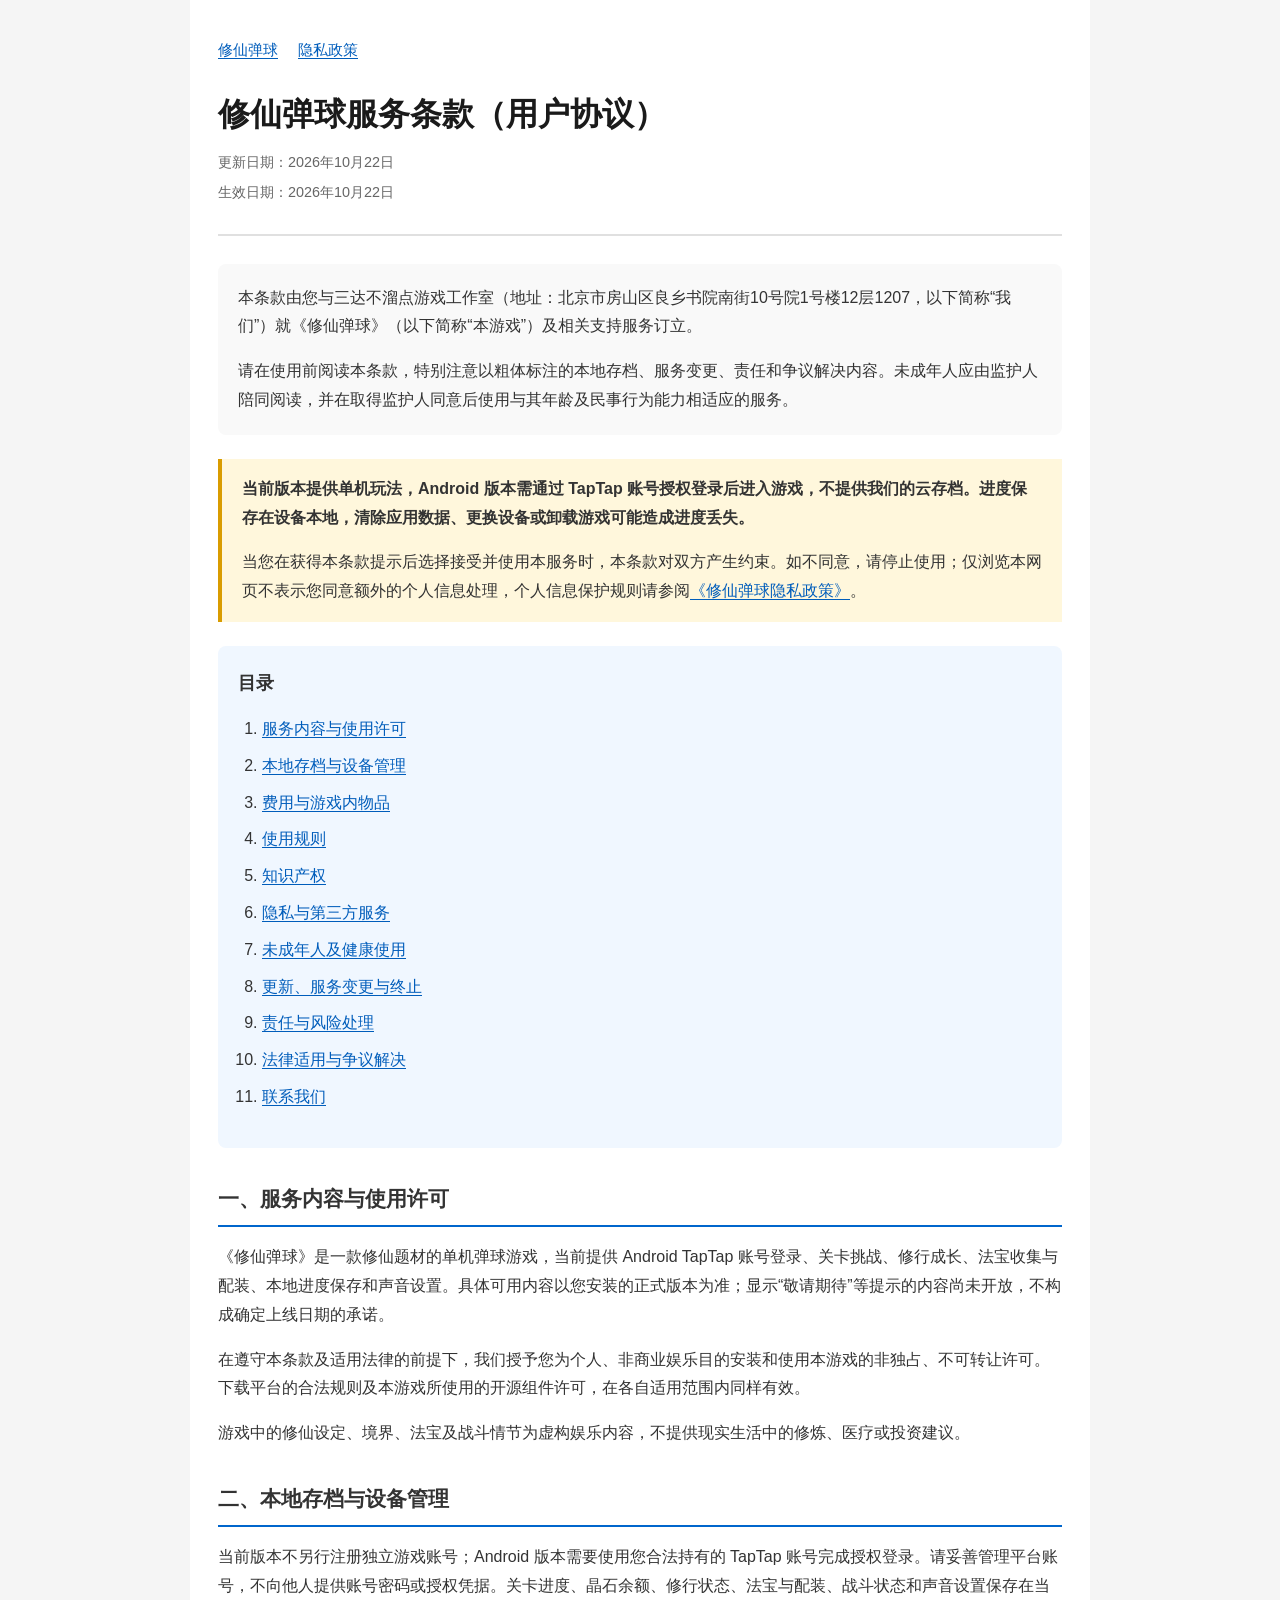
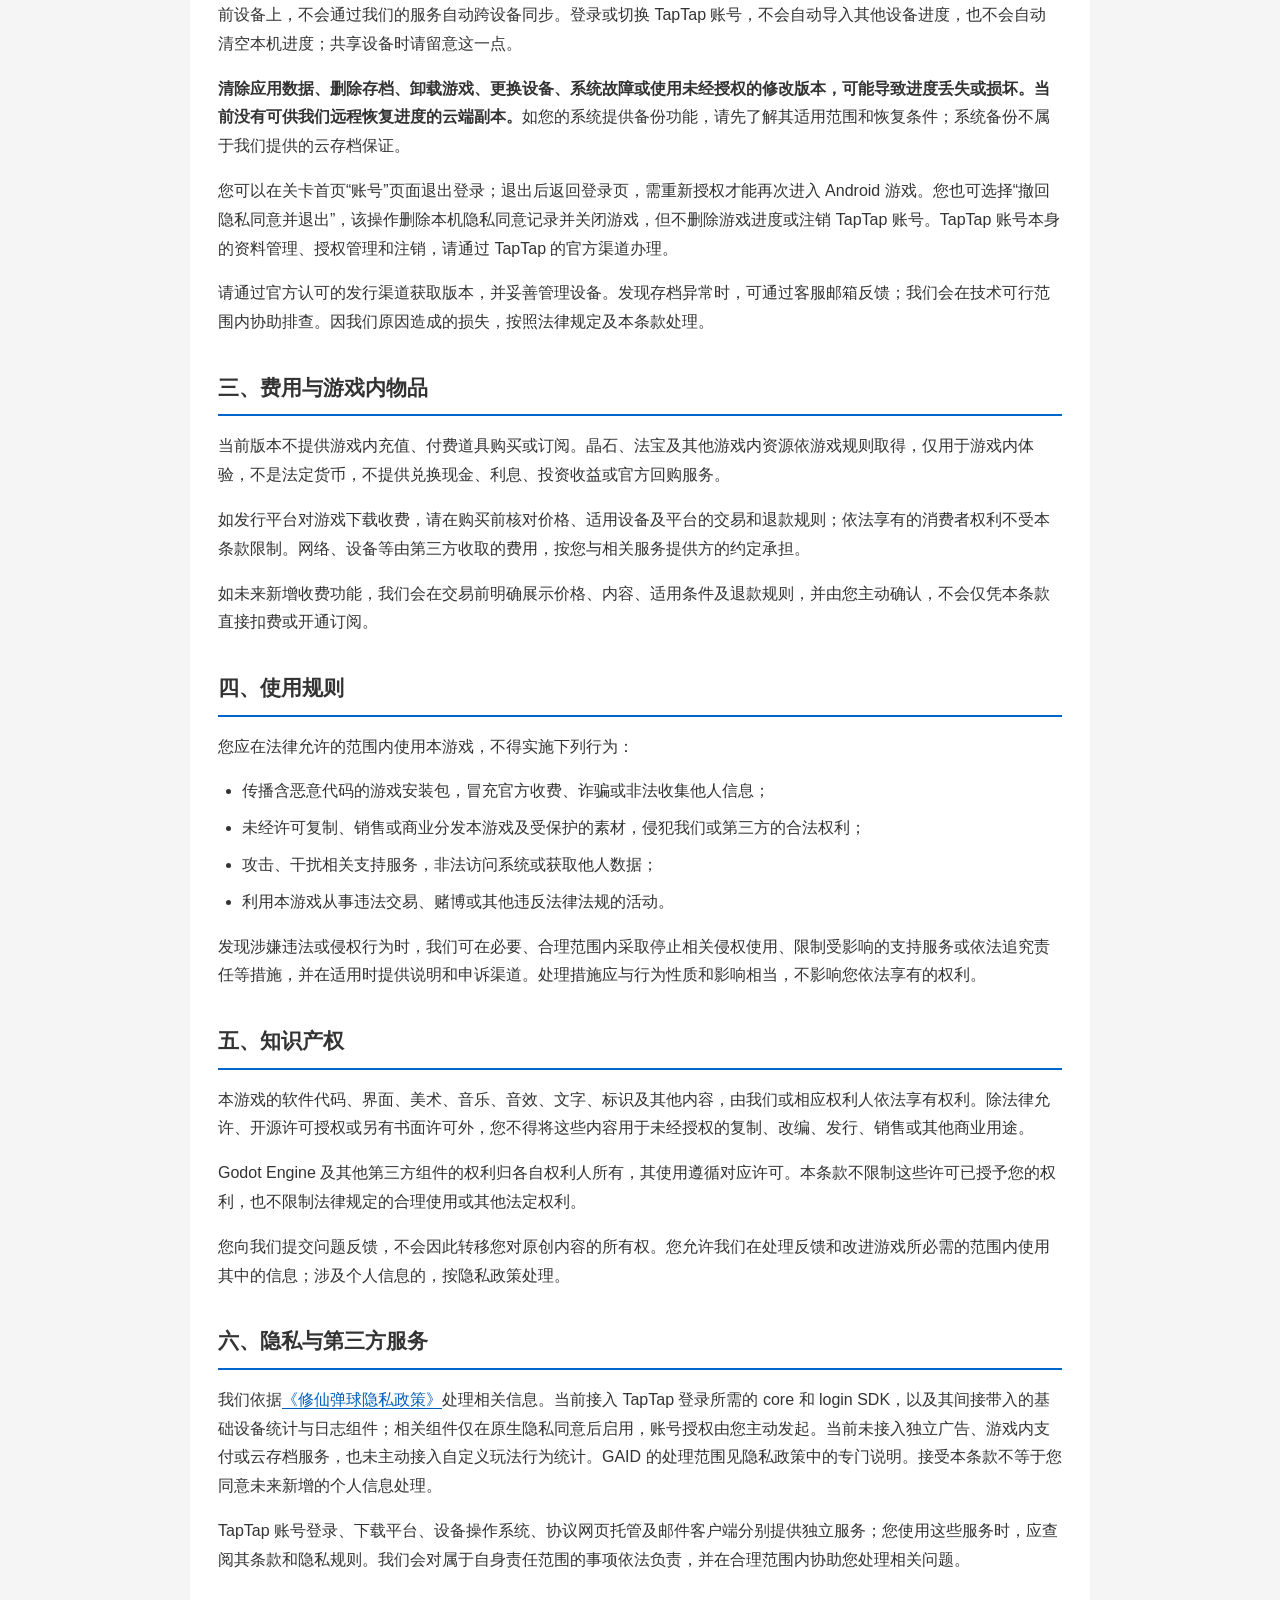
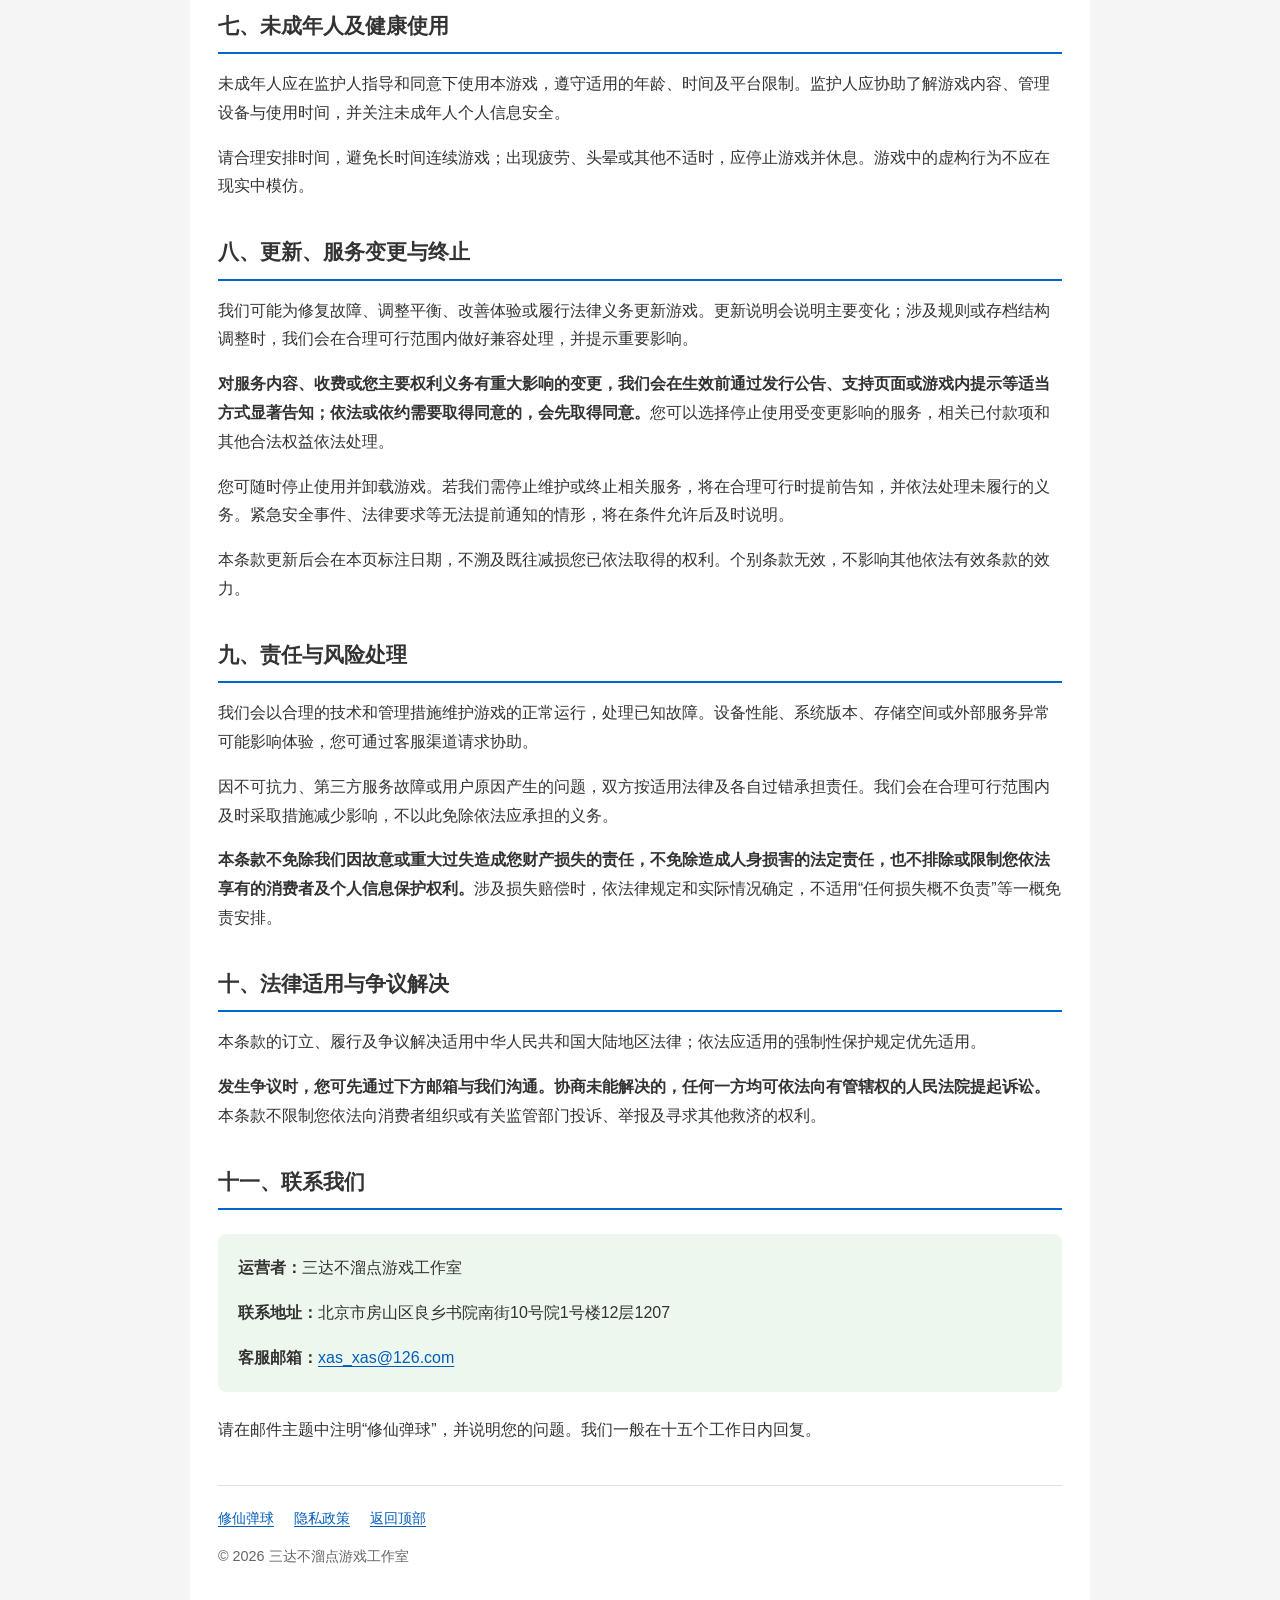
<file: xiuxiandanqiu/term-of-service/index.html>
<!DOCTYPE html>
<html lang="zh-CN">
<head>
    <meta charset="UTF-8">
    <meta name="viewport" content="width=device-width, initial-scale=1.0">
    <meta name="description" content="修仙弹球服务条款（用户协议），涵盖游戏服务、本地存档、使用规则、知识产权、责任与争议解决。">
    <title>修仙弹球服务条款（用户协议）</title>
    <link rel="canonical" href="https://www.3dabuliudian.com/xiuxiandanqiu/term-of-service/">
    <link rel="stylesheet" href="../styles.css">
</head>
<body>
    <main class="container">
        <nav class="page-nav" aria-label="页面导航">
            <a href="../">修仙弹球</a>
            <a href="../privacy-policy/">隐私政策</a>
        </nav>
        <header>
            <h1>修仙弹球服务条款（用户协议）</h1>
            <div class="date-info">
                <p>更新日期：<time datetime="2026-10-22">2026年10月22日</time></p>
                <p>生效日期：<time datetime="2026-10-22">2026年10月22日</time></p>
            </div>
        </header>
        <div class="intro">
            <p>本条款由您与三达不溜点游戏工作室（地址：北京市房山区良乡书院南街10号院1号楼12层1207，以下简称“我们”）就《修仙弹球》（以下简称“本游戏”）及相关支持服务订立。</p>
            <p>请在使用前阅读本条款，特别注意以粗体标注的本地存档、服务变更、责任和争议解决内容。未成年人应由监护人陪同阅读，并在取得监护人同意后使用与其年龄及民事行为能力相适应的服务。</p>
        </div>
        <div class="reminder">
            <p><strong>当前版本提供单机玩法，Android 版本需通过 TapTap 账号授权登录后进入游戏，不提供我们的云存档。进度保存在设备本地，清除应用数据、更换设备或卸载游戏可能造成进度丢失。</strong></p>
            <p>当您在获得本条款提示后选择接受并使用本服务时，本条款对双方产生约束。如不同意，请停止使用；仅浏览本网页不表示您同意额外的个人信息处理，个人信息保护规则请参阅<a href="../privacy-policy/">《修仙弹球隐私政策》</a>。</p>
        </div>
        <nav class="toc" aria-label="服务条款目录">
            <h2>目录</h2>
            <ol>
                <li><a href="#service">服务内容与使用许可</a></li>
                <li><a href="#saves">本地存档与设备管理</a></li>
                <li><a href="#purchases">费用与游戏内物品</a></li>
                <li><a href="#conduct">使用规则</a></li>
                <li><a href="#intellectual-property">知识产权</a></li>
                <li><a href="#privacy">隐私与第三方服务</a></li>
                <li><a href="#children">未成年人及健康使用</a></li>
                <li><a href="#changes">更新、服务变更与终止</a></li>
                <li><a href="#liability">责任与风险处理</a></li>
                <li><a href="#disputes">法律适用与争议解决</a></li>
                <li><a href="#contact">联系我们</a></li>
            </ol>
        </nav>
        <section id="service">
            <h2>一、服务内容与使用许可</h2>
            <p>《修仙弹球》是一款修仙题材的单机弹球游戏，当前提供 Android TapTap 账号登录、关卡挑战、修行成长、法宝收集与配装、本地进度保存和声音设置。具体可用内容以您安装的正式版本为准；显示“敬请期待”等提示的内容尚未开放，不构成确定上线日期的承诺。</p>
            <p>在遵守本条款及适用法律的前提下，我们授予您为个人、非商业娱乐目的安装和使用本游戏的非独占、不可转让许可。下载平台的合法规则及本游戏所使用的开源组件许可，在各自适用范围内同样有效。</p>
            <p>游戏中的修仙设定、境界、法宝及战斗情节为虚构娱乐内容，不提供现实生活中的修炼、医疗或投资建议。</p>
        </section>
        <section id="saves">
            <h2>二、本地存档与设备管理</h2>
            <p>当前版本不另行注册独立游戏账号；Android 版本需要使用您合法持有的 TapTap 账号完成授权登录。请妥善管理平台账号，不向他人提供账号密码或授权凭据。关卡进度、晶石余额、修行状态、法宝与配装、战斗状态和声音设置保存在当前设备上，不会通过我们的服务自动跨设备同步。登录或切换 TapTap 账号，不会自动导入其他设备进度，也不会自动清空本机进度；共享设备时请留意这一点。</p>
            <p><strong>清除应用数据、删除存档、卸载游戏、更换设备、系统故障或使用未经授权的修改版本，可能导致进度丢失或损坏。当前没有可供我们远程恢复进度的云端副本。</strong>如您的系统提供备份功能，请先了解其适用范围和恢复条件；系统备份不属于我们提供的云存档保证。</p>
            <p>您可以在关卡首页“账号”页面退出登录；退出后返回登录页，需重新授权才能再次进入 Android 游戏。您也可选择“撤回隐私同意并退出”，该操作删除本机隐私同意记录并关闭游戏，但不删除游戏进度或注销 TapTap 账号。TapTap 账号本身的资料管理、授权管理和注销，请通过 TapTap 的官方渠道办理。</p>
            <p>请通过官方认可的发行渠道获取版本，并妥善管理设备。发现存档异常时，可通过客服邮箱反馈；我们会在技术可行范围内协助排查。因我们原因造成的损失，按照法律规定及本条款处理。</p>
        </section>
        <section id="purchases">
            <h2>三、费用与游戏内物品</h2>
            <p>当前版本不提供游戏内充值、付费道具购买或订阅。晶石、法宝及其他游戏内资源依游戏规则取得，仅用于游戏内体验，不是法定货币，不提供兑换现金、利息、投资收益或官方回购服务。</p>
            <p>如发行平台对游戏下载收费，请在购买前核对价格、适用设备及平台的交易和退款规则；依法享有的消费者权利不受本条款限制。网络、设备等由第三方收取的费用，按您与相关服务提供方的约定承担。</p>
            <p>如未来新增收费功能，我们会在交易前明确展示价格、内容、适用条件及退款规则，并由您主动确认，不会仅凭本条款直接扣费或开通订阅。</p>
        </section>
        <section id="conduct">
            <h2>四、使用规则</h2>
            <p>您应在法律允许的范围内使用本游戏，不得实施下列行为：</p>
            <ul>
                <li>传播含恶意代码的游戏安装包，冒充官方收费、诈骗或非法收集他人信息；</li>
                <li>未经许可复制、销售或商业分发本游戏及受保护的素材，侵犯我们或第三方的合法权利；</li>
                <li>攻击、干扰相关支持服务，非法访问系统或获取他人数据；</li>
                <li>利用本游戏从事违法交易、赌博或其他违反法律法规的活动。</li>
            </ul>
            <p>发现涉嫌违法或侵权行为时，我们可在必要、合理范围内采取停止相关侵权使用、限制受影响的支持服务或依法追究责任等措施，并在适用时提供说明和申诉渠道。处理措施应与行为性质和影响相当，不影响您依法享有的权利。</p>
        </section>
        <section id="intellectual-property">
            <h2>五、知识产权</h2>
            <p>本游戏的软件代码、界面、美术、音乐、音效、文字、标识及其他内容，由我们或相应权利人依法享有权利。除法律允许、开源许可授权或另有书面许可外，您不得将这些内容用于未经授权的复制、改编、发行、销售或其他商业用途。</p>
            <p>Godot Engine 及其他第三方组件的权利归各自权利人所有，其使用遵循对应许可。本条款不限制这些许可已授予您的权利，也不限制法律规定的合理使用或其他法定权利。</p>
            <p>您向我们提交问题反馈，不会因此转移您对原创内容的所有权。您允许我们在处理反馈和改进游戏所必需的范围内使用其中的信息；涉及个人信息的，按隐私政策处理。</p>
        </section>
        <section id="privacy">
            <h2>六、隐私与第三方服务</h2>
            <p>我们依据<a href="../privacy-policy/">《修仙弹球隐私政策》</a>处理相关信息。当前接入 TapTap 登录所需的 core 和 login SDK，以及其间接带入的基础设备统计与日志组件；相关组件仅在原生隐私同意后启用，账号授权由您主动发起。当前未接入独立广告、游戏内支付或云存档服务，也未主动接入自定义玩法行为统计。GAID 的处理范围见隐私政策中的专门说明。接受本条款不等于您同意未来新增的个人信息处理。</p>
            <p>TapTap 账号登录、下载平台、设备操作系统、协议网页托管及邮件客户端分别提供独立服务；您使用这些服务时，应查阅其条款和隐私规则。我们会对属于自身责任范围的事项依法负责，并在合理范围内协助您处理相关问题。</p>
        </section>
        <section id="children">
            <h2>七、未成年人及健康使用</h2>
            <p>未成年人应在监护人指导和同意下使用本游戏，遵守适用的年龄、时间及平台限制。监护人应协助了解游戏内容、管理设备与使用时间，并关注未成年人个人信息安全。</p>
            <p>请合理安排时间，避免长时间连续游戏；出现疲劳、头晕或其他不适时，应停止游戏并休息。游戏中的虚构行为不应在现实中模仿。</p>
        </section>
        <section id="changes">
            <h2>八、更新、服务变更与终止</h2>
            <p>我们可能为修复故障、调整平衡、改善体验或履行法律义务更新游戏。更新说明会说明主要变化；涉及规则或存档结构调整时，我们会在合理可行范围内做好兼容处理，并提示重要影响。</p>
            <p><strong>对服务内容、收费或您主要权利义务有重大影响的变更，我们会在生效前通过发行公告、支持页面或游戏内提示等适当方式显著告知；依法或依约需要取得同意的，会先取得同意。</strong>您可以选择停止使用受变更影响的服务，相关已付款项和其他合法权益依法处理。</p>
            <p>您可随时停止使用并卸载游戏。若我们需停止维护或终止相关服务，将在合理可行时提前告知，并依法处理未履行的义务。紧急安全事件、法律要求等无法提前通知的情形，将在条件允许后及时说明。</p>
            <p>本条款更新后会在本页标注日期，不溯及既往减损您已依法取得的权利。个别条款无效，不影响其他依法有效条款的效力。</p>
        </section>
        <section id="liability">
            <h2>九、责任与风险处理</h2>
            <p>我们会以合理的技术和管理措施维护游戏的正常运行，处理已知故障。设备性能、系统版本、存储空间或外部服务异常可能影响体验，您可通过客服渠道请求协助。</p>
            <p>因不可抗力、第三方服务故障或用户原因产生的问题，双方按适用法律及各自过错承担责任。我们会在合理可行范围内及时采取措施减少影响，不以此免除依法应承担的义务。</p>
            <p><strong>本条款不免除我们因故意或重大过失造成您财产损失的责任，不免除造成人身损害的法定责任，也不排除或限制您依法享有的消费者及个人信息保护权利。</strong>涉及损失赔偿时，依法律规定和实际情况确定，不适用“任何损失概不负责”等一概免责安排。</p>
        </section>
        <section id="disputes">
            <h2>十、法律适用与争议解决</h2>
            <p>本条款的订立、履行及争议解决适用中华人民共和国大陆地区法律；依法应适用的强制性保护规定优先适用。</p>
            <p><strong>发生争议时，您可先通过下方邮箱与我们沟通。协商未能解决的，任何一方均可依法向有管辖权的人民法院提起诉讼。</strong>本条款不限制您依法向消费者组织或有关监管部门投诉、举报及寻求其他救济的权利。</p>
        </section>
        <section id="contact">
            <h2>十一、联系我们</h2>
            <div class="contact-info">
                <p><strong>运营者：</strong>三达不溜点游戏工作室</p>
                <p><strong>联系地址：</strong>北京市房山区良乡书院南街10号院1号楼12层1207</p>
                <p><strong>客服邮箱：</strong><a href="mailto:xas_xas@126.com">xas_xas@126.com</a></p>
            </div>
            <p>请在邮件主题中注明“修仙弹球”，并说明您的问题。我们一般在十五个工作日内回复。</p>
        </section>
        <footer>
            <nav class="footer-links" aria-label="页脚导航"><a href="../">修仙弹球</a><a href="../privacy-policy/">隐私政策</a><a href="#">返回顶部</a></nav>
            <p>© 2026 三达不溜点游戏工作室</p>
        </footer>
    </main>
</body>
</html>
</file>
<file: xiuxiandanqiu/styles.css>
:root {
    color-scheme: light;
    font-family: -apple-system, BlinkMacSystemFont, "Segoe UI", Roboto, "Helvetica Neue", Arial, "Noto Sans SC", sans-serif;
    color: #333;
    background: #f5f5f5;
    line-height: 1.8;
}

* { box-sizing: border-box; }
body { margin: 0; }
.container {
    max-width: 900px;
    min-height: 100vh;
    margin: 0 auto;
    padding: 36px 28px;
    background: #fff;
}
.page-nav, .footer-links { display: flex; flex-wrap: wrap; gap: 8px 20px; }
.page-nav { margin-bottom: 28px; font-size: .95rem; }
header { margin-bottom: 28px; padding-bottom: 24px; border-bottom: 2px solid #e0e0e0; }
h1 { margin: 0 0 12px; color: #1a1a1a; font-size: 2rem; line-height: 1.45; }
h2 { margin: 32px 0 16px; padding-bottom: 8px; border-bottom: 2px solid #0066cc; font-size: 1.3rem; }
h3 { margin: 24px 0 12px; font-size: 1.08rem; }
p { margin: 0 0 16px; }
ul, ol { padding-left: 24px; }
li { margin-bottom: 8px; }
a { color: #005dbb; text-decoration: underline; text-underline-offset: 3px; overflow-wrap: anywhere; }
a:hover { color: #003e7d; }
a:focus-visible { outline: 3px solid #0066cc; outline-offset: 4px; border-radius: 2px; }
.date-info, footer { color: #666; font-size: .9rem; }
.date-info p { margin-bottom: 4px; }
.intro, .toc, .contact-info { padding: 20px; border-radius: 8px; margin: 24px 0; }
.intro { background: #f9f9f9; }
.reminder { padding: 16px 20px; background: #fff7dc; border-left: 4px solid #d99c00; margin: 24px 0; }
.toc { background: #f0f7ff; }
.toc h2 { margin-top: 0; border: 0; padding: 0; font-size: 1.15rem; }
.toc ul { margin-bottom: 0; }
.contact-info { background: #eef7ee; }
.intro p:last-child, .reminder p:last-child, .contact-info p:last-child { margin-bottom: 0; }
section { scroll-margin-top: 20px; }
.document-links { list-style: none; padding: 0; }
.document-links li { padding: 20px; background: #f0f7ff; border-radius: 8px; margin: 16px 0; }
.document-links a { font-size: 1.15rem; font-weight: 600; }
.document-links p { margin: 8px 0 0; }
footer { margin-top: 40px; padding-top: 20px; border-top: 1px solid #e0e0e0; }
footer p { margin-top: 12px; }
@media (max-width: 600px) {
    .container { padding: 24px 18px; }
    h1 { font-size: 1.65rem; }
    h2 { font-size: 1.2rem; }
    .intro, .toc, .contact-info, .reminder { padding: 16px; }
}
@media print {
    :root, .container { background: #fff; color: #000; }
    .container { max-width: none; padding: 0; }
    .page-nav, .footer-links { display: none; }
    h2, h3 { break-after: avoid; }
    a { color: #000; }
}
</file>
